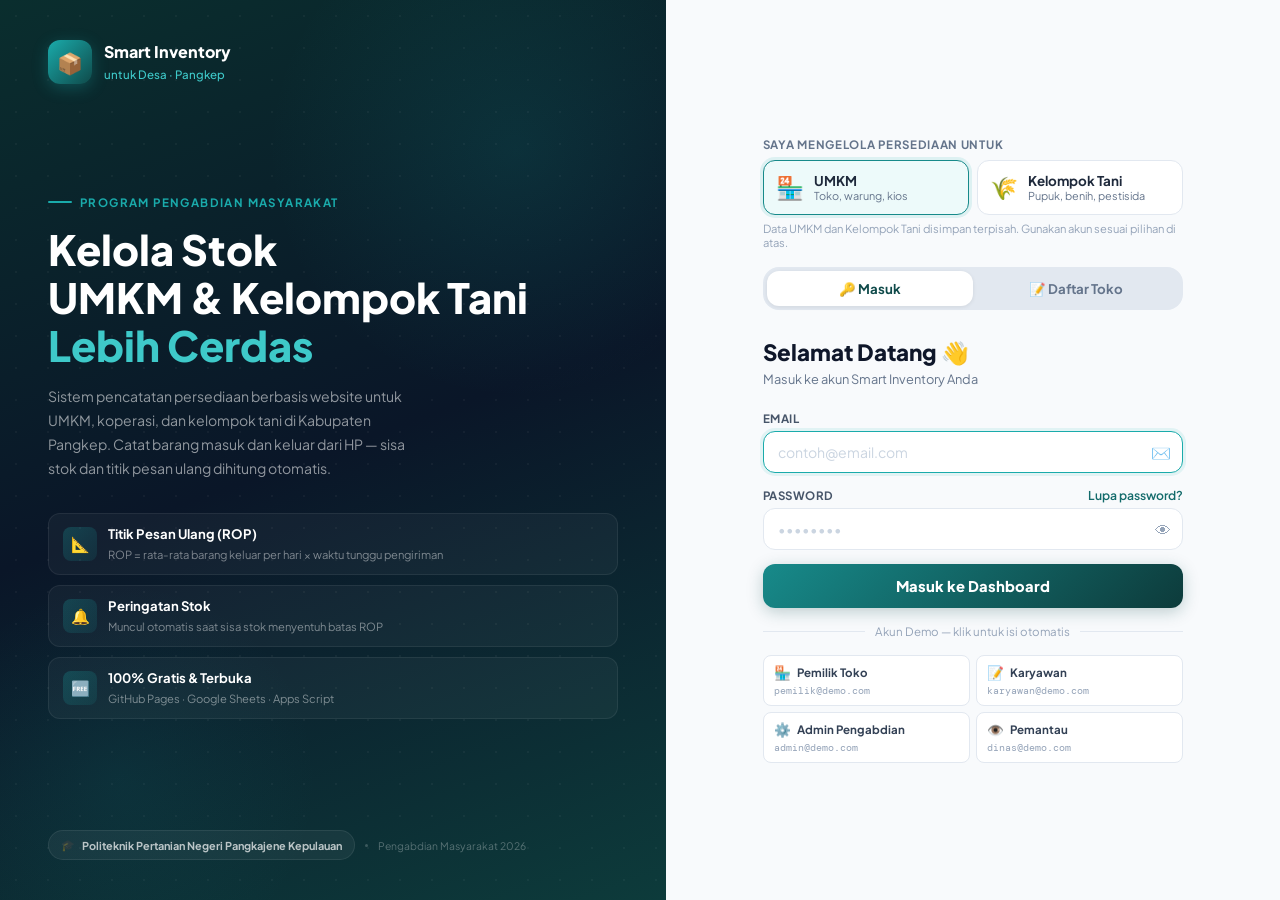
<file: index.html>
<!DOCTYPE html>
<html lang="id">
<head>
  <meta charset="UTF-8" />
  <meta name="viewport" content="width=device-width, initial-scale=1.0" />
  <title>Smart Inventory untuk Desa — Pangkep</title>
  <link rel="preconnect" href="https://fonts.googleapis.com" />
  <link href="https://fonts.googleapis.com/css2?family=Plus+Jakarta+Sans:wght@400;500;600;700;800;900&family=DM+Mono:wght@400;500&display=swap" rel="stylesheet" />
  <style>
    :root {
      --teal-900: #0a2e2e;
      --teal-800: #0d3b3b;
      --teal-700: #0f4a4a;
      --teal-600: #136b6b;
      --teal-500: #178a8a;
      --teal-400: #1aabab;
      --teal-300: #3ec9c9;
      --teal-200: #8ee8e8;
      --teal-100: #d0f5f5;
      --teal-50:  #edfafa;
      --amber-500: #f59e0b;
      --amber-400: #fbbf24;
      --amber-100: #fef3c7;
      --rose-500:  #ef4444;
      --rose-100:  #fee2e2;
      --green-500: #22c55e;
      --green-100: #dcfce7;
      --slate-900: #0f172a;
      --slate-800: #1e293b;
      --slate-700: #334155;
      --slate-600: #475569;
      --slate-500: #64748b;
      --slate-400: #94a3b8;
      --slate-300: #cbd5e1;
      --slate-200: #e2e8f0;
      --slate-100: #f1f5f9;
      --slate-50:  #f8fafc;
      --white:     #ffffff;
      --r-sm: 8px; --r-md: 12px; --r-lg: 16px; --r-xl: 20px; --r-2xl: 24px;
    }
    *, *::before, *::after { box-sizing: border-box; margin: 0; padding: 0; }
    html, body { height: 100%; }
    body {
      font-family: 'Plus Jakarta Sans', sans-serif;
      background: var(--slate-900);
      color: var(--slate-800);
      min-height: 100vh;
      display: flex;
      overflow-x: hidden;
    }

    /* ═══ LEFT PANEL ═══ */
    .left-panel {
      width: 52%;
      background: linear-gradient(160deg, var(--teal-900) 0%, #0a1628 50%, var(--teal-800) 100%);
      display: flex;
      flex-direction: column;
      justify-content: space-between;
      padding: 40px 48px;
      position: relative;
      overflow: hidden;
      flex-shrink: 0;
    }

    /* background decoration */
    .left-panel::before {
      content: '';
      position: absolute;
      width: 500px; height: 500px;
      border-radius: 50%;
      background: radial-gradient(circle, rgba(26,171,171,.12) 0%, transparent 70%);
      top: -100px; right: -100px;
      pointer-events: none;
    }
    .left-panel::after {
      content: '';
      position: absolute;
      width: 400px; height: 400px;
      border-radius: 50%;
      background: radial-gradient(circle, rgba(26,171,171,.08) 0%, transparent 70%);
      bottom: -80px; left: -80px;
      pointer-events: none;
    }
    .lp-grid-dots {
      position: absolute; inset: 0;
      background-image: radial-gradient(rgba(255,255,255,.04) 1px, transparent 1px);
      background-size: 32px 32px;
      pointer-events: none;
    }

    /* brand */
    .lp-brand {
      display: flex; align-items: center; gap: 12px;
      position: relative; z-index: 1;
    }
    .lp-brand-ico {
      width: 44px; height: 44px;
      background: linear-gradient(135deg, var(--teal-400), var(--teal-700));
      border-radius: var(--r-md);
      display: grid; place-items: center;
      font-size: 1.3rem;
      box-shadow: 0 4px 16px rgba(26,171,171,.3);
    }
    .lp-brand-txt strong { display: block; color: var(--white); font-size: 1rem; font-weight: 800; }
    .lp-brand-txt span   { font-size: .72rem; color: var(--teal-300); font-weight: 500; }

    /* main text */
    .lp-main {
      position: relative; z-index: 1;
      flex: 1;
      display: flex;
      flex-direction: column;
      justify-content: center;
      padding: 20px 0;
    }
    .lp-tagline {
      font-size: .72rem; font-weight: 700; letter-spacing: 1.4px;
      text-transform: uppercase; color: var(--teal-400);
      margin-bottom: 16px;
      display: flex; align-items: center; gap: 8px;
    }
    .lp-tagline::before { content: ''; width: 24px; height: 2px; background: var(--teal-400); border-radius: 2px; }
    .lp-title {
      font-size: 2.6rem; font-weight: 900; line-height: 1.15;
      color: var(--white); margin-bottom: 16px;
    }
    .lp-title .accent { color: var(--teal-300); }
    .lp-desc {
      font-size: .88rem; color: rgba(255,255,255,.55);
      line-height: 1.7; max-width: 380px; margin-bottom: 32px;
    }

    /* feature pills */
    .lp-features { display: flex; flex-direction: column; gap: 10px; }
    .lp-feat {
      display: flex; align-items: center; gap: 11px;
      padding: 11px 14px;
      background: rgba(255,255,255,.04);
      border: 1px solid rgba(255,255,255,.07);
      border-radius: var(--r-md);
      transition: background .2s, border-color .2s;
    }
    .lp-feat:hover { background: rgba(255,255,255,.07); border-color: rgba(26,171,171,.3); }
    .lp-feat-ico {
      width: 34px; height: 34px; border-radius: var(--r-sm);
      background: linear-gradient(135deg, rgba(26,171,171,.25), rgba(26,171,171,.1));
      display: grid; place-items: center; font-size: .95rem; flex-shrink: 0;
    }
    .lp-feat-txt strong { display: block; font-size: .82rem; color: var(--white); font-weight: 700; }
    .lp-feat-txt span   { font-size: .7rem; color: rgba(255,255,255,.45); }

    /* footer credits */
    .lp-footer {
      position: relative; z-index: 1;
      display: flex; align-items: center; gap: 10px;
    }
    .lp-footer-logo {
      display: flex; align-items: center; gap: 7px;
      padding: 7px 12px;
      background: rgba(255,255,255,.05);
      border: 1px solid rgba(255,255,255,.08);
      border-radius: 20px;
    }
    .lp-footer-logo span { font-size: .68rem; color: rgba(255,255,255,.45); font-weight: 600; }
    .lp-footer-logo strong { font-size: .68rem; color: rgba(255,255,255,.7); font-weight: 700; }
    .lp-footer-dot { width: 3px; height: 3px; border-radius: 50%; background: rgba(255,255,255,.2); }

    /* ═══ RIGHT PANEL ═══ */
    .right-panel {
      flex: 1;
      background: var(--slate-50);
      display: flex;
      flex-direction: column;
      align-items: center;
      justify-content: center;
      padding: 32px 24px;
      overflow-y: auto;
    }

    .form-box {
      width: 100%;
      max-width: 420px;
    }

    /* tab switcher */
    .tab-row {
      display: flex;
      gap: 0;
      background: var(--slate-200);
      border-radius: var(--r-lg);
      padding: 4px;
      margin-bottom: 28px;
    }
    .tab-btn {
      flex: 1; padding: 9px; border: none; background: transparent;
      border-radius: var(--r-md);
      font-family: inherit; font-size: .83rem; font-weight: 700;
      cursor: pointer; color: var(--slate-500);
      transition: all .2s;
    }
    .tab-btn.active {
      background: var(--white);
      color: var(--teal-700);
      box-shadow: 0 1px 4px rgba(0,0,0,.08);
    }

    /* form title */
    .form-title { font-size: 1.4rem; font-weight: 800; color: var(--slate-900); margin-bottom: 4px; }
    .form-sub   { font-size: .8rem; color: var(--slate-500); margin-bottom: 24px; }

    /* form groups */
    .fg { display: flex; flex-direction: column; gap: 5px; margin-bottom: 14px; }
    .fl { font-size: .72rem; font-weight: 700; color: var(--slate-600); text-transform: uppercase; letter-spacing: .5px; }
    .fc-wrap { position: relative; }
    .fc {
      width: 100%; padding: 11px 14px;
      border: 1.5px solid var(--slate-200);
      border-radius: var(--r-md);
      font-family: inherit; font-size: .88rem; color: var(--slate-800);
      background: var(--white); outline: none;
      transition: border-color .15s, box-shadow .15s;
      -webkit-appearance: none;
    }
    .fc:focus { border-color: var(--teal-400); box-shadow: 0 0 0 3px rgba(26,171,171,.1); }
    .fc::placeholder { color: var(--slate-300); }
    .fc-ico {
      position: absolute; right: 12px; top: 50%; transform: translateY(-50%);
      font-size: 1rem; cursor: pointer; color: var(--slate-400);
      transition: color .14s; user-select: none;
    }
    .fc-ico:hover { color: var(--slate-600); }
    .fc-row { display: grid; grid-template-columns: 1fr 1fr; gap: 10px; }

    /* role selector */
    .role-grid {
      display: grid; grid-template-columns: 1fr 1fr;
      gap: 8px; margin-bottom: 14px;
    }
    .role-btn {
      padding: 10px 8px; border-radius: var(--r-md);
      border: 1.5px solid var(--slate-200); background: var(--white);
      font-family: inherit; font-size: .78rem; font-weight: 600;
      cursor: pointer; color: var(--slate-600);
      display: flex; align-items: center; gap: 7px;
      transition: all .15s;
    }
    .role-btn:hover { border-color: var(--teal-300); color: var(--teal-700); background: var(--teal-50); }
    .role-btn.selected { border-color: var(--teal-400); background: var(--teal-50); color: var(--teal-700); }
    .role-btn .rb-ico { font-size: 1rem; }
    /* ── PEMILIH MODE ── */
    .mode-box { margin-bottom: 18px; }
    .mode-lbl { font-size: .72rem; font-weight: 700; color: var(--slate-500); text-transform: uppercase; letter-spacing: .06em; margin-bottom: 8px; display: block; }
    .mode-row { display: grid; grid-template-columns: 1fr 1fr; gap: 8px; }
    .mode-btn { display: flex; align-items: center; gap: 10px; padding: 11px 12px; border: 1.5px solid var(--slate-200); border-radius: 12px; background: #fff; cursor: pointer; text-align: left; font-family: inherit; transition: all .15s; }
    .mode-btn:hover { border-color: var(--teal-300); background: var(--teal-50); }
    .mode-btn.selected { border-color: var(--teal-500); background: var(--teal-50); box-shadow: 0 0 0 3px rgba(26,171,171,.12); }
    .mode-btn .mb-ico { font-size: 1.4rem; }
    .mode-btn strong { display: block; font-size: .84rem; color: var(--slate-800); }
    .mode-btn span.mb-sub { display: block; font-size: .68rem; color: var(--slate-500); line-height: 1.3; }

    /* error / success msg */
    .msg-box {
      display: none; padding: 10px 14px; border-radius: var(--r-md);
      font-size: .8rem; font-weight: 600; margin-bottom: 14px;
      align-items: center; gap: 8px;
    }
    .msg-box.show { display: flex; }
    .msg-error   { background: var(--rose-100);  color: var(--rose-500);  border-left: 3px solid var(--rose-500); }
    .msg-success { background: var(--green-100); color: #15803d; border-left: 3px solid var(--green-500); }

    /* submit */
    .btn-submit {
      width: 100%; padding: 13px;
      background: linear-gradient(135deg, var(--teal-500), var(--teal-800));
      color: white; border: none; border-radius: var(--r-md);
      font-family: inherit; font-size: .92rem; font-weight: 800;
      cursor: pointer; transition: opacity .15s, transform .1s;
      display: flex; align-items: center; justify-content: center; gap: 9px;
      box-shadow: 0 4px 16px rgba(15,74,74,.25);
      margin-top: 6px;
    }
    .btn-submit:hover  { opacity: .92; }
    .btn-submit:active { transform: scale(.98); }
    .btn-submit:disabled { opacity: .6; cursor: not-allowed; }
    .btn-spinner { width: 16px; height: 16px; border: 2px solid rgba(255,255,255,.4); border-top-color: white; border-radius: 50%; animation: spin .6s linear infinite; }
    @keyframes spin { to { transform: rotate(360deg); } }

    /* divider */
    .divider { display: flex; align-items: center; gap: 10px; margin: 16px 0; }
    .divider hr { flex: 1; border: none; border-top: 1px solid var(--slate-200); }
    .divider span { font-size: .72rem; color: var(--slate-400); white-space: nowrap; }

    /* demo accounts */
    .demo-section { margin-top: 20px; }
    .demo-title { font-size: .7rem; font-weight: 700; color: var(--slate-400); text-transform: uppercase; letter-spacing: .7px; margin-bottom: 8px; }
    .demo-grid { display: grid; grid-template-columns: 1fr 1fr; gap: 6px; }
    .demo-card {
      padding: 8px 10px; border-radius: var(--r-sm);
      border: 1px solid var(--slate-200); background: var(--white);
      cursor: pointer; transition: all .14s;
    }
    .demo-card:hover { border-color: var(--teal-300); background: var(--teal-50); }
    .demo-card-top { display: flex; align-items: center; gap: 6px; margin-bottom: 3px; }
    .demo-card-ico { font-size: .85rem; }
    .demo-card-role { font-size: .72rem; font-weight: 700; color: var(--slate-700); }
    .demo-card-cred { font-size: .65rem; color: var(--slate-400); font-family: 'DM Mono',monospace; }

    /* forgot / link */
    .form-link { font-size: .76rem; color: var(--teal-600); font-weight: 600; cursor: pointer; text-decoration: none; }
    .form-link:hover { color: var(--teal-800); text-decoration: underline; }
    .flex-between { display: flex; align-items: center; justify-content: space-between; }

    /* password strength */
    .pw-strength { margin-top: 5px; }
    .pw-bars { display: flex; gap: 3px; margin-bottom: 3px; }
    .pw-bar { height: 3px; flex: 1; border-radius: 2px; background: var(--slate-200); transition: background .3s; }
    .pw-label { font-size: .67rem; color: var(--slate-400); }

    /* terms */
    .terms-row { display: flex; align-items: flex-start; gap: 9px; margin-bottom: 14px; }
    .terms-check { width: 16px; height: 16px; border: 1.5px solid var(--slate-300); border-radius: 4px; cursor: pointer; display: grid; place-items: center; flex-shrink: 0; margin-top: 1px; transition: all .14s; font-size: .65rem; color: transparent; }
    .terms-check.checked { background: var(--teal-500); border-color: var(--teal-500); color: white; }
    .terms-txt { font-size: .75rem; color: var(--slate-500); line-height: 1.5; }

    /* ═══ PANEL ANIMATIONS ═══ */
    @keyframes fadeInUp {
      from { opacity: 0; transform: translateY(16px); }
      to   { opacity: 1; transform: translateY(0); }
    }
    .form-panel { animation: fadeInUp .35s ease both; }
    .form-panel.hidden { display: none; }

    /* ═══ RESPONSIVE ═══ */
    @media(max-width: 860px) {
      .left-panel { display: none; }
      .right-panel { background: var(--white); }
    }
    @media(max-width: 480px) {
      .right-panel { padding: 24px 18px; justify-content: flex-start; padding-top: 40px; }
      .demo-grid { grid-template-columns: 1fr 1fr; }
      .lp-title { font-size: 2rem; }
    }
  </style>
  <script src="js/terms.js"></script>
  <script src="js/auth.js"></script>
  <script src="js/api.js"></script>
</head>
<body>

<!-- ═══ LEFT PANEL ═══ -->
<div class="left-panel" data-noterm>
  <div class="lp-grid-dots"></div>

  <!-- Brand -->
  <div class="lp-brand">
    <div class="lp-brand-ico">📦</div>
    <div class="lp-brand-txt">
      <strong>Smart Inventory</strong>
      <span>untuk Desa · Pangkep</span>
    </div>
  </div>

  <!-- Main -->
  <div class="lp-main">
    <div class="lp-tagline">Program Pengabdian Masyarakat</div>
    <h1 class="lp-title">
      Kelola Stok<br>
      UMKM &amp; Kelompok Tani<br>
      <span class="accent">Lebih Cerdas</span>
    </h1>
    <p class="lp-desc">
      Sistem pencatatan persediaan berbasis website untuk UMKM, koperasi, dan kelompok tani
      di Kabupaten Pangkep. Catat barang masuk dan keluar dari HP — sisa stok dan titik pesan ulang dihitung otomatis.
    </p>
    <div class="lp-features">
      <div class="lp-feat">
        <div class="lp-feat-ico">📐</div>
        <div class="lp-feat-txt">
          <strong>Titik Pesan Ulang (ROP)</strong>
          <span>ROP = rata-rata barang keluar per hari × waktu tunggu pengiriman</span>
        </div>
      </div>
      <div class="lp-feat">
        <div class="lp-feat-ico">🔔</div>
        <div class="lp-feat-txt">
          <strong>Peringatan Stok</strong>
          <span>Muncul otomatis saat sisa stok menyentuh batas ROP</span>
        </div>
      </div>
      <div class="lp-feat">
        <div class="lp-feat-ico">🆓</div>
        <div class="lp-feat-txt">
          <strong>100% Gratis & Terbuka</strong>
          <span>GitHub Pages · Google Sheets · Apps Script</span>
        </div>
      </div>
    </div>
  </div>

  <!-- Footer -->
  <div class="lp-footer">
    <div class="lp-footer-logo">
      <span>🎓</span>
      <strong>Politeknik Pertanian Negeri Pangkajene Kepulauan</strong>
    </div>
    <div class="lp-footer-dot"></div>
    <span style="font-size:.65rem;color:rgba(255,255,255,.3)">Pengabdian Masyarakat 2026</span>
  </div>
</div>

<!-- ═══ RIGHT PANEL ═══ -->
<div class="right-panel">
  <div class="form-box">

    <!-- PEMILIH MODE -->
    <div class="mode-box" data-noterm>
      <span class="mode-lbl">Saya mengelola persediaan untuk</span>
      <div class="mode-row">
        <button class="mode-btn" id="mode-umkm" onclick="SI.setMode('umkm')">
          <span class="mb-ico">🏪</span>
          <span><strong>UMKM</strong><span class="mb-sub">Toko, warung, kios</span></span>
        </button>
        <button class="mode-btn" id="mode-poktan" onclick="SI.setMode('poktan')">
          <span class="mb-ico">🌾</span>
          <span><strong>Kelompok Tani</strong><span class="mb-sub">Pupuk, benih, pestisida</span></span>
        </button>
      </div>
      <p style="font-size:.7rem;color:var(--slate-400);margin-top:6px">Data UMKM dan Kelompok Tani disimpan terpisah. Gunakan akun sesuai pilihan di atas.</p>
    </div>

    <!-- TAB SWITCHER -->
    <div class="tab-row">
      <button class="tab-btn active" id="tab-login" onclick="switchTab('login')">🔑 Masuk</button>
      <button class="tab-btn"        id="tab-daftar" onclick="switchTab('daftar')">📝 Daftar Toko</button>
    </div>

    <!-- ── PANEL LOGIN ── -->
    <div id="panel-login" class="form-panel">
      <div class="form-title">Selamat Datang 👋</div>
      <p class="form-sub">Masuk ke akun Smart Inventory Anda</p>

      <!-- error msg -->
      <div class="msg-box msg-error" id="login-error">
        <span>⚠️</span><span id="login-error-txt">Email atau password salah</span>
      </div>

      <div class="fg">
        <label class="fl">Email</label>
        <div class="fc-wrap">
          <input class="fc" type="email" id="login-email" placeholder="contoh@email.com" autocomplete="email" />
          <span class="fc-ico">✉️</span>
        </div>
      </div>

      <div class="fg">
        <div class="flex-between">
          <span class="fl">Password</span>
          <a class="form-link" onclick="showLupaPassword()">Lupa password?</a>
        </div>
        <div class="fc-wrap">
          <input class="fc" type="password" id="login-pass" placeholder="••••••••" autocomplete="current-password" style="padding-right:42px" />
          <span class="fc-ico" onclick="togglePass('login-pass', this)">👁</span>
        </div>
      </div>

      <button class="btn-submit" id="btn-login" onclick="doLogin()">
        <span id="btn-login-txt">Masuk ke Dashboard</span>
      </button>

      <div class="divider demo-only"><hr/><span>Akun Demo — klik untuk isi otomatis</span><hr/></div>

      <div class="demo-grid demo-only">
        <div class="demo-card" onclick="fillDemo('pemilik')">
          <div class="demo-card-top"><span class="demo-card-ico" data-only="umkm">🏪</span><span class="demo-card-ico" data-only="poktan">🌾</span><span class="demo-card-role">Pemilik Toko</span></div>
          <div class="demo-card-cred">pemilik@demo.com</div>
        </div>
        <div class="demo-card" onclick="fillDemo('karyawan')">
          <div class="demo-card-top"><span class="demo-card-ico">📝</span><span class="demo-card-role">Karyawan</span></div>
          <div class="demo-card-cred">karyawan@demo.com</div>
        </div>
        <div class="demo-card" onclick="fillDemo('admin')">
          <div class="demo-card-top"><span class="demo-card-ico">⚙️</span><span class="demo-card-role">Admin Pengabdian</span></div>
          <div class="demo-card-cred">admin@demo.com</div>
        </div>
        <div class="demo-card" onclick="fillDemo('dinas')">
          <div class="demo-card-top"><span class="demo-card-ico">👁️</span><span class="demo-card-role">Pemantau</span></div>
          <div class="demo-card-cred">dinas@demo.com</div>
        </div>
      </div>
    </div>

    <!-- ── PANEL DAFTAR ── -->
    <div id="panel-daftar" class="form-panel hidden">
      <div class="form-title">Daftarkan Toko <span data-only="umkm">🏪</span><span data-only="poktan">🌾</span></div>
      <p class="form-sub">Isi data toko Anda. Akun akan aktif setelah disetujui Admin.</p>

      <!-- success msg -->
      <div class="msg-box msg-success" id="daftar-success">
        <span>✅</span><span>Pendaftaran berhasil! Admin akan menghubungi Anda via WhatsApp.</span>
      </div>
      <div class="msg-box msg-error" id="daftar-error">
        <span>⚠️</span><span id="daftar-error-txt">Mohon lengkapi semua data</span>
      </div>

      <!-- Nama Toko -->
      <div class="fg">
        <label class="fl">Nama Toko</label>
        <div class="fc-wrap">
          <input class="fc" type="text" id="d-nama-toko" placeholder="cth: Toko Berkah Jaya" />
          <span class="fc-ico">🏪</span>
        </div>
      </div>

      <!-- Nama Pemilik + No HP -->
      <div class="fc-row">
        <div class="fg">
          <label class="fl">Nama Pemilik</label>
          <input class="fc" type="text" id="d-nama-pemilik" placeholder="Nama lengkap" />
        </div>
        <div class="fg">
          <label class="fl">No. WhatsApp</label>
          <input class="fc" type="tel" id="d-hp" placeholder="0812xxxxxxxx" inputmode="tel" />
        </div>
      </div>

      <!-- Kecamatan -->
      <div class="fg">
        <label class="fl">Kecamatan</label>
        <select class="fc" id="d-kec">
          <option value="">— pilih kecamatan —</option>
          <option>Bungoro</option>
          <option>Pangkajene</option>
          <option>Minasatene</option>
          <option>Labakkang</option>
          <option>Mandalle</option>
          <option>Balocci</option>
          <option>Tondong Tallasa</option>
          <option>Ma'rang</option>
          <option>Segeri</option>
          <option>Liukang Tupabbiring</option>
          <option>Liukang Tupabbiring Utara</option>
          <option>Liukang Kalmas</option>
          <option>Liukang Tangayya</option>
        </select>
      </div>

      <!-- Jenis Usaha -->
      <div class="fg">
        <label class="fl">Jenis Usaha</label>
        <div class="role-grid" data-only="umkm">
          <button class="role-btn" onclick="selectJenis(this,'sembako')"><span class="rb-ico">🛒</span>Sembako</button>
          <button class="role-btn" onclick="selectJenis(this,'kelontong')"><span class="rb-ico">🏪</span>Kelontong</button>
          <button class="role-btn" onclick="selectJenis(this,'warung')"><span class="rb-ico">🍜</span>Warung Makan</button>
          <button class="role-btn" onclick="selectJenis(this,'lainnya')"><span class="rb-ico">📦</span>Lainnya</button>
        </div>
        <div class="role-grid" data-only="poktan">
          <button class="role-btn" onclick="selectJenis(this,'padi')"><span class="rb-ico">🌾</span>Padi</button>
          <button class="role-btn" onclick="selectJenis(this,'hortikultura')"><span class="rb-ico">🌶️</span>Hortikultura</button>
          <button class="role-btn" onclick="selectJenis(this,'perkebunan')"><span class="rb-ico">🌴</span>Perkebunan</button>
          <button class="role-btn" onclick="selectJenis(this,'lainnya')"><span class="rb-ico">📦</span>Lainnya</button>
        </div>
        <input type="hidden" id="d-jenis" />
      </div>

      <!-- Email + Password -->
      <div class="fg">
        <label class="fl">Email Login</label>
        <div class="fc-wrap">
          <input class="fc" type="email" id="d-email" placeholder="email@toko.com" autocomplete="email" />
          <span class="fc-ico">✉️</span>
        </div>
      </div>

      <div class="fg">
        <label class="fl">Buat Password</label>
        <div class="fc-wrap">
          <input class="fc" type="password" id="d-pass" placeholder="min. 6 karakter" oninput="checkStrength(this.value)" style="padding-right:42px" />
          <span class="fc-ico" onclick="togglePass('d-pass', this)">👁</span>
        </div>
        <div class="pw-strength">
          <div class="pw-bars">
            <div class="pw-bar" id="pw1"></div>
            <div class="pw-bar" id="pw2"></div>
            <div class="pw-bar" id="pw3"></div>
            <div class="pw-bar" id="pw4"></div>
          </div>
          <span class="pw-label" id="pw-label">Masukkan password</span>
        </div>
      </div>

      <!-- Terms -->
      <div class="terms-row">
        <div class="terms-check" id="terms-check" onclick="toggleTerms()"></div>
        <span class="terms-txt">Saya menyetujui data toko akan digunakan untuk program Smart Inventory UMKM Pangkep dan bersedia mengikuti pelatihan yang diselenggarakan.</span>
      </div>

      <button class="btn-submit" id="btn-daftar" onclick="doDaftar()">
        <span id="btn-daftar-txt">Kirim Pendaftaran</span>
      </button>

      <p style="font-size:.74rem;color:var(--slate-400);text-align:center;margin-top:14px">
        Sudah punya akun? <a class="form-link" onclick="switchTab('login')">Masuk di sini</a>
      </p>
    </div>

  </div>
</div>

<!-- ═══ SCRIPT ═══ -->
<script>
  /* ── AKUN DEMO ── */
  const demoAccounts = {
    pemilik:  { email: 'pemilik@demo.com',  pass: 'demo123', role: 'pemilik',  page: 'dashboard.html' },
    karyawan: { email: 'karyawan@demo.com', pass: 'demo123', role: 'karyawan', page: 'karyawan.html'  },
    admin:    { email: 'admin@demo.com',    pass: 'demo123', role: 'admin',    page: 'admin.html'     },
    dinas:    { email: 'dinas@demo.com',    pass: 'demo123', role: 'dinas',    page: 'dinas.html'     },
  };

  /* ── MODE ── */
  // Kartu akun demo hanya untuk mode peragaan. Saat mode Kelompok Tani sudah
  // tersambung ke Google Sheets sendiri, akun demo tidak berlaku di sana.
  if (SI.mode === 'poktan' && !API_CONFIG.demoMode) document.querySelectorAll('.demo-only').forEach(el => el.style.display = 'none');
  document.getElementById('mode-' + SI.mode).classList.add('selected');
  if (SI.mode === 'poktan') document.getElementById('d-nama-toko').placeholder = 'cth: Kelompok Tani Sipakainga';

  /* ── TAB ── */
  function switchTab(tab) {
    document.getElementById('tab-login').classList.toggle('active', tab === 'login');
    document.getElementById('tab-daftar').classList.toggle('active', tab === 'daftar');
    document.getElementById('panel-login').classList.toggle('hidden', tab !== 'login');
    document.getElementById('panel-daftar').classList.toggle('hidden', tab !== 'daftar');
    // reset messages
    hideMsg('login-error'); hideMsg('daftar-error'); hideMsg('daftar-success');
  }

  /* ── FILL DEMO ── */
  function fillDemo(role) {
    const acc = demoAccounts[role];
    document.getElementById('login-email').value = acc.email;
    document.getElementById('login-pass').value  = acc.pass;
    hideMsg('login-error');
    // brief highlight
    ['login-email','login-pass'].forEach(id => {
      const el = document.getElementById(id);
      el.style.borderColor = 'var(--teal-400)';
      el.style.background  = 'var(--teal-50)';
      setTimeout(() => { el.style.borderColor = ''; el.style.background = ''; }, 800);
    });
  }

  /* ── LOGIN ── */
  function doLogin() {
    const email = document.getElementById('login-email').value.trim();
    const pass  = document.getElementById('login-pass').value;
    hideMsg('login-error');

    if (!email || !pass) {
      showMsg('login-error', 'Isi email dan password dulu ya!');
      return;
    }

    setLoading('btn-login', 'btn-login-txt', true);

    API.login(email, pass).then(res => {
      if (res.success) {
        const ROLE_PAGE = { pemilik:'dashboard.html', karyawan:'karyawan.html', admin:'admin.html', dinas:'dinas.html' };
        sessionStorage.setItem('si_user', JSON.stringify({ email, role:res.role, nama:res.nama, tokoId:res.tokoId }));
        setBtnSuccess('btn-login', '✅ Berhasil!');
        setTimeout(() => { window.location.href = ROLE_PAGE[res.role] || 'dashboard.html'; }, 600);
      } else {
        setLoading('btn-login', 'btn-login-txt', false, 'Masuk ke Dashboard');
        showMsg('login-error', res.msg || 'Email atau password salah.');
        document.getElementById('login-email').style.borderColor = 'var(--rose-500)';
        document.getElementById('login-pass').style.borderColor  = 'var(--rose-500)';
        setTimeout(() => {
          document.getElementById('login-email').style.borderColor = '';
          document.getElementById('login-pass').style.borderColor  = '';
        }, 1500);
      }
    });
  }

  /* ── DAFTAR ── */
  let termsOk = false;

  function toggleTerms() {
    termsOk = !termsOk;
    document.getElementById('terms-check').classList.toggle('checked', termsOk);
    document.getElementById('terms-check').textContent = termsOk ? '✓' : '';
  }

  function doDaftar() {
    hideMsg('daftar-error'); hideMsg('daftar-success');
    const nama   = document.getElementById('d-nama-toko').value.trim();
    const pemilik= document.getElementById('d-nama-pemilik').value.trim();
    const hp     = document.getElementById('d-hp').value.trim();
    const kec    = document.getElementById('d-kec').value;
    const jenis  = document.getElementById('d-jenis').value;
    const email  = document.getElementById('d-email').value.trim();
    const pass   = document.getElementById('d-pass').value;

    if (!nama || !pemilik || !hp || !kec || !jenis || !email || !pass) {
      showMsg('daftar-error', 'Mohon lengkapi semua data yang wajib diisi.');
      return;
    }
    if (pass.length < 6) {
      showMsg('daftar-error', 'Password minimal 6 karakter.');
      return;
    }
    if (!termsOk) {
      showMsg('daftar-error', 'Centang persetujuan terlebih dahulu.');
      return;
    }

    setLoading('btn-daftar', 'btn-daftar-txt', true);

    API.register({ namaToko:nama, namaPemilik:pemilik, noHp:hp, kecamatan:kec, jenis, email, password:pass, tipe:SI.mode }).then(res => {
      setLoading('btn-daftar', 'btn-daftar-txt', false, 'Kirim Pendaftaran');
      if (!res.success) { showMsg('daftar-error', res.msg||'Pendaftaran gagal.'); return; }
      showMsg('daftar-success');
      // reset form
      ['d-nama-toko','d-nama-pemilik','d-hp','d-email','d-pass'].forEach(id => document.getElementById(id).value = '');
      document.getElementById('d-kec').value = '';
      document.getElementById('d-jenis').value = '';
      document.querySelectorAll('.role-btn').forEach(b => b.classList.remove('selected'));
      termsOk = false;
      document.getElementById('terms-check').classList.remove('checked');
      document.getElementById('terms-check').textContent = '';
      checkStrength('');
    });
  }

  /* ── JENIS USAHA ── */
  function selectJenis(el, val) {
    document.querySelectorAll('.role-btn').forEach(b => b.classList.remove('selected'));
    el.classList.add('selected');
    document.getElementById('d-jenis').value = val;
  }

  /* ── PASSWORD STRENGTH ── */
  function checkStrength(val) {
    const bars  = [document.getElementById('pw1'), document.getElementById('pw2'), document.getElementById('pw3'), document.getElementById('pw4')];
    const label = document.getElementById('pw-label');
    bars.forEach(b => b.style.background = 'var(--slate-200)');
    if (!val) { label.textContent = 'Masukkan password'; label.style.color = 'var(--slate-400)'; return; }
    let score = 0;
    if (val.length >= 6)  score++;
    if (val.length >= 10) score++;
    if (/[A-Z]/.test(val) || /[0-9]/.test(val)) score++;
    if (/[^A-Za-z0-9]/.test(val)) score++;
    const colors = ['', '#ef4444', '#f59e0b', '#22c55e', '#0d9488'];
    const labels = ['', 'Lemah', 'Cukup', 'Kuat', 'Sangat Kuat'];
    for (let i = 0; i < score; i++) bars[i].style.background = colors[score];
    label.textContent = labels[score];
    label.style.color = colors[score];
  }

  /* ── TOGGLE PASSWORD ── */
  function togglePass(inputId, btn) {
    const inp = document.getElementById(inputId);
    if (inp.type === 'password') { inp.type = 'text'; btn.textContent = '🙈'; }
    else                         { inp.type = 'password'; btn.textContent = '👁'; }
  }

  /* ── LUPA PASSWORD ── */
  function showLupaPassword() {
    alert('Hubungi Admin Pengabdian melalui WhatsApp untuk reset password.\n\nAdmin: Politeknik Pertanian Negeri Pangkajene Kepulauan');
  }

  /* ── HELPERS ── */
  function showMsg(id, txt) {
    const el = document.getElementById(id);
    el.classList.add('show');
    if (txt) { const t = el.querySelector('span:last-child'); if (t) t.textContent = txt; }
  }
  function hideMsg(id) {
    document.getElementById(id)?.classList.remove('show');
  }
  function setLoading(btnId, txtId, loading, defaultTxt) {
    const btn = document.getElementById(btnId);
    if (!btn) return;
    if (loading) {
      btn.disabled = true;
      btn.innerHTML = '<div class="btn-spinner"></div><span>Memproses...</span>';
    } else {
      btn.disabled = false;
      btn.innerHTML = `<span id="${txtId}">${defaultTxt}</span>`;
    }
  }

  function setBtnSuccess(btnId, text) {
    const btn = document.getElementById(btnId);
    if (!btn) return;
    const span = btn.querySelector('span:last-child');
    if (span) span.textContent = text;
    else btn.innerHTML = `<span>${text}</span>`;
  }

  /* ── ENTER KEY ── */
  document.addEventListener('keydown', e => {
    if (e.key === 'Enter') {
      if (!document.getElementById('panel-login').classList.contains('hidden')) doLogin();
      else doDaftar();
    }
  });

  /* ── AUTO-FOCUS ── */
  document.getElementById('login-email').focus();
</script>
</body>
</html>
</file>
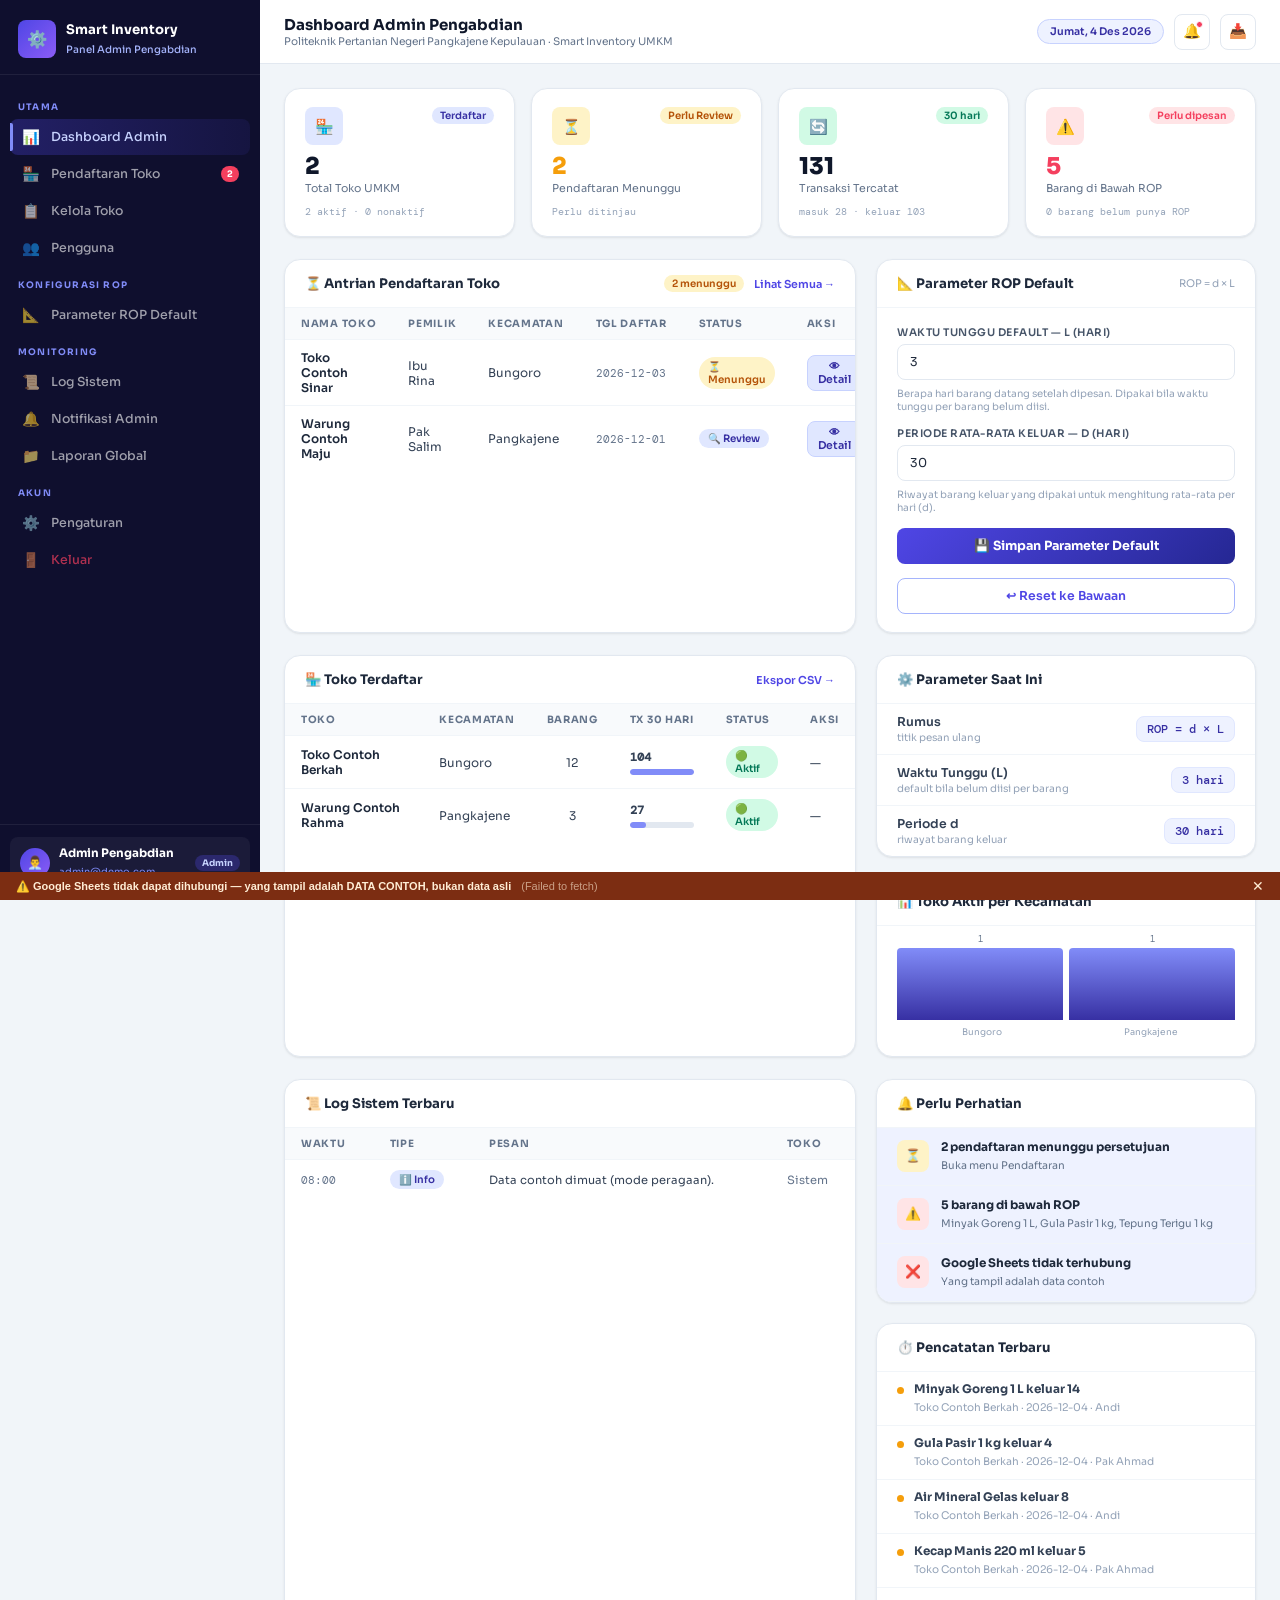
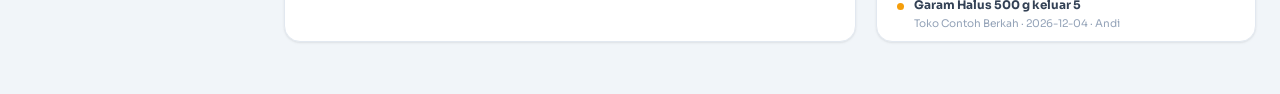
<file: admin.html>
<!DOCTYPE html>
<html lang="id">
<head>
  <meta charset="UTF-8" />
  <meta name="viewport" content="width=device-width, initial-scale=1.0" />
  <title>Admin Pengabdian — Smart Inventory UMKM Pangkep</title>
  <link rel="preconnect" href="https://fonts.googleapis.com" />
  <link href="https://fonts.googleapis.com/css2?family=Sora:wght@400;500;600;700;800&family=DM+Mono:wght@400;500&display=swap" rel="stylesheet" />
  <style>
    :root {
      --indigo-950: #0f0f2e;
      --indigo-900: #13143d;
      --indigo-800: #1a1c52;
      --indigo-700: #252793;
      --indigo-600: #3730a3;
      --indigo-500: #4f46e5;
      --indigo-400: #818cf8;
      --indigo-300: #a5b4fc;
      --indigo-200: #c7d2fe;
      --indigo-100: #e0e7ff;
      --indigo-50:  #eef2ff;

      --violet-500: #8b5cf6;
      --violet-100: #ede9fe;

      --emerald-500: #10b981;
      --emerald-100: #d1fae5;
      --emerald-50:  #ecfdf5;

      --amber-500: #f59e0b;
      --amber-400: #fbbf24;
      --amber-100: #fef3c7;

      --rose-500:  #f43f5e;
      --rose-100:  #ffe4e6;

      --slate-900: #0f172a;
      --slate-800: #1e293b;
      --slate-700: #334155;
      --slate-600: #475569;
      --slate-500: #64748b;
      --slate-400: #94a3b8;
      --slate-300: #cbd5e1;
      --slate-200: #e2e8f0;
      --slate-100: #f1f5f9;
      --slate-50:  #f8fafc;
      --white:     #ffffff;

      --sidebar-w: 260px;
      --topbar-h:  64px;
      --r-sm: 8px; --r-md: 12px; --r-lg: 16px;
      --shadow-sm: 0 1px 3px rgba(0,0,0,.06),0 1px 2px rgba(0,0,0,.04);
      --shadow-md: 0 4px 12px rgba(0,0,0,.08),0 2px 4px rgba(0,0,0,.04);
    }

    *, *::before, *::after { box-sizing: border-box; margin: 0; padding: 0; }
    html { font-size: 15px; }
    body {
      font-family: 'Sora', sans-serif;
      background: var(--slate-100);
      color: var(--slate-800);
      min-height: 100vh;
      display: flex;
    }

    /* ── SIDEBAR ── */
    .sidebar {
      width: var(--sidebar-w);
      min-height: 100vh;
      background: var(--indigo-950);
      position: fixed; top: 0; left: 0;
      display: flex; flex-direction: column;
      z-index: 100;
      transition: transform .3s;
    }
    .sb-brand {
      padding: 20px 18px 16px;
      border-bottom: 1px solid rgba(255,255,255,.07);
      display: flex; align-items: center; gap: 10px;
    }
    .sb-brand-icon {
      width: 38px; height: 38px;
      background: linear-gradient(135deg, var(--indigo-500), var(--violet-500));
      border-radius: var(--r-sm);
      display: grid; place-items: center;
      font-size: 1.1rem; flex-shrink: 0;
    }
    .sb-brand-text strong { display: block; font-size: .88rem; font-weight: 700; color: var(--white); }
    .sb-brand-text span   { font-size: .68rem; color: var(--indigo-300); font-weight: 500; }

    .sb-nav { flex: 1; padding: 14px 10px; display: flex; flex-direction: column; gap: 1px; overflow-y: auto; }
    .sb-section { font-size: .6rem; font-weight: 700; letter-spacing: 1.2px; text-transform: uppercase; color: var(--indigo-400); padding: 12px 8px 5px; }
    .sb-item {
      display: flex; align-items: center; gap: 10px;
      padding: 9px 11px; border-radius: var(--r-sm);
      color: rgba(255,255,255,.6); font-size: .83rem; font-weight: 500;
      cursor: pointer; text-decoration: none;
      transition: background .15s, color .15s;
      position: relative;
    }
    .sb-item:hover { background: rgba(255,255,255,.06); color: var(--white); }
    .sb-item.active {
      background: linear-gradient(90deg, rgba(79,70,229,.3), rgba(79,70,229,.1));
      color: var(--indigo-200);
    }
    .sb-item.active::before {
      content: ''; position: absolute; left: 0; top: 4px; bottom: 4px;
      width: 3px; background: var(--indigo-400); border-radius: 0 2px 2px 0;
    }
    .sb-icon { font-size: .95rem; width: 20px; text-align: center; flex-shrink: 0; }
    .sb-badge {
      margin-left: auto; background: var(--rose-500); color: white;
      font-size: .6rem; font-weight: 700; padding: 2px 6px; border-radius: 20px;
    }
    .sb-badge.amber { background: var(--amber-500); }

    .sb-footer {
      padding: 12px 10px;
      border-top: 1px solid rgba(255,255,255,.07);
    }
    .sb-profile {
      display: flex; align-items: center; gap: 9px;
      padding: 9px 10px; border-radius: var(--r-sm);
      background: rgba(255,255,255,.05); cursor: pointer;
      transition: background .15s;
    }
    .sb-profile:hover { background: rgba(255,255,255,.09); }
    .sb-avatar {
      width: 30px; height: 30px; border-radius: 50%;
      background: linear-gradient(135deg, var(--indigo-500), var(--violet-500));
      display: grid; place-items: center; font-size: .85rem; flex-shrink: 0;
    }
    .sb-profile-meta { flex: 1; min-width: 0; }
    .sb-profile-meta strong { display: block; font-size: .78rem; color: var(--white); white-space: nowrap; overflow: hidden; text-overflow: ellipsis; }
    .sb-profile-meta span { font-size: .65rem; color: var(--indigo-400); }
    .sb-role-chip {
      font-size: .6rem; font-weight: 700; padding: 2px 7px;
      background: rgba(79,70,229,.3); color: var(--indigo-200);
      border-radius: 20px; white-space: nowrap;
    }

    /* ── MAIN ── */
    .main { margin-left: var(--sidebar-w); flex: 1; display: flex; flex-direction: column; min-height: 100vh; }

    /* ── TOPBAR ── */
    .topbar {
      height: var(--topbar-h); background: var(--white);
      border-bottom: 1px solid var(--slate-200);
      display: flex; align-items: center; padding: 0 24px; gap: 14px;
      position: sticky; top: 0; z-index: 50;
    }
    .topbar-title { flex: 1; }
    .topbar-title h1 { font-size: 1rem; font-weight: 700; color: var(--slate-900); }
    .topbar-title p  { font-size: .7rem; color: var(--slate-500); margin-top: 1px; }
    .tb-right { display: flex; align-items: center; gap: 10px; }
    .tb-chip {
      font-size: .7rem; font-weight: 600; padding: 5px 12px;
      border-radius: 20px; border: 1.5px solid var(--indigo-200);
      background: var(--indigo-50); color: var(--indigo-600);
    }
    .tb-btn {
      width: 36px; height: 36px; border-radius: var(--r-sm);
      border: 1px solid var(--slate-200); background: transparent;
      cursor: pointer; display: grid; place-items: center; font-size: .95rem;
      color: var(--slate-500); transition: background .14s; position: relative;
    }
    .tb-btn:hover { background: var(--slate-50); }
    .tb-dot {
      position: absolute; top: 6px; right: 6px;
      width: 7px; height: 7px; background: var(--rose-500);
      border-radius: 50%; border: 1.5px solid white;
    }

    /* ── CONTENT ── */
    .page { flex: 1; padding: 24px; display: flex; flex-direction: column; gap: 22px; }

    /* ── STATS ── */
    .stats-row { display: grid; grid-template-columns: repeat(4,1fr); gap: 16px; }
    .stat {
      background: var(--white); border-radius: var(--r-lg);
      border: 1px solid var(--slate-200); padding: 18px 20px;
      display: flex; flex-direction: column; gap: 10px;
      box-shadow: var(--shadow-sm); transition: box-shadow .2s, transform .2s;
      animation: up .4s ease both;
    }
    .stat:nth-child(1){animation-delay:.05s}
    .stat:nth-child(2){animation-delay:.10s}
    .stat:nth-child(3){animation-delay:.15s}
    .stat:nth-child(4){animation-delay:.20s}
    .stat:hover { box-shadow: var(--shadow-md); transform: translateY(-2px); }
    @keyframes up { from{opacity:0;transform:translateY(12px)} to{opacity:1;transform:translateY(0)} }
    .stat-top { display: flex; align-items: flex-start; justify-content: space-between; }
    .stat-ico {
      width: 38px; height: 38px; border-radius: var(--r-sm);
      display: grid; place-items: center; font-size: 1rem; flex-shrink: 0;
    }
    .ico-indigo { background: var(--indigo-100); color: var(--indigo-600); }
    .ico-amber  { background: var(--amber-100);  color: #b45309; }
    .ico-rose   { background: var(--rose-100);   color: var(--rose-500); }
    .ico-emerald{ background: var(--emerald-100);color: #047857; }
    .stat-val { font-size: 1.55rem; font-weight: 800; color: var(--slate-900); line-height: 1; }
    .stat-lbl { font-size: .73rem; color: var(--slate-500); margin-top: 3px; }
    .stat-sub { font-size: .68rem; color: var(--slate-400); font-family: 'DM Mono',monospace; }
    .chip-sm {
      font-size: .67rem; font-weight: 600; padding: 2px 8px; border-radius: 20px;
    }
    .chip-green  { background: var(--emerald-100); color: #047857; }
    .chip-amber  { background: var(--amber-100);   color: #b45309; }
    .chip-rose   { background: var(--rose-100);    color: var(--rose-500); }
    .chip-indigo { background: var(--indigo-100);  color: var(--indigo-600); }

    /* ── TWO-COL ── */
    .two-col   { display: grid; grid-template-columns: 1fr 380px; gap: 20px; }
    .three-col { display: grid; grid-template-columns: 1fr 1fr 1fr; gap: 20px; }

    /* ── CARD ── */
    .card {
      background: var(--white); border-radius: var(--r-lg);
      border: 1px solid var(--slate-200); box-shadow: var(--shadow-sm);
      overflow: hidden; animation: up .45s ease both; animation-delay: .25s;
    }
    .card-head {
      padding: 15px 20px; border-bottom: 1px solid var(--slate-100);
      display: flex; align-items: center; gap: 10px;
    }
    .card-head h3 { flex: 1; font-size: .88rem; font-weight: 700; color: var(--slate-800); }
    .card-head p  { font-size: .7rem; color: var(--slate-400); }
    .c-link { font-size: .73rem; color: var(--indigo-500); font-weight: 600; cursor: pointer; text-decoration: none; }
    .c-link:hover { color: var(--indigo-700); }

    /* ── TABEL ── */
    .tw { overflow-x: auto; }
    table { width: 100%; border-collapse: collapse; }
    thead th {
      background: var(--slate-50); padding: 9px 16px;
      font-size: .67rem; font-weight: 700; text-transform: uppercase;
      letter-spacing: .7px; color: var(--slate-500); text-align: left; white-space: nowrap;
    }
    tbody tr { border-top: 1px solid var(--slate-100); transition: background .1s; }
    tbody tr:hover { background: var(--slate-50); }
    tbody td { padding: 10px 16px; font-size: .8rem; color: var(--slate-700); }
    .td-bold { font-weight: 600; color: var(--slate-800); }
    .td-mono { font-family: 'DM Mono',monospace; font-size: .72rem; color: var(--slate-500); }

    /* ── STATUS BADGE ── */
    .badge { display: inline-flex; align-items: center; gap: 4px; padding: 3px 9px; border-radius: 20px; font-size: .68rem; font-weight: 600; }
    .b-pending  { background:#fef3c7; color:#b45309; }
    .b-aktif    { background: var(--emerald-100); color:#047857; }
    .b-nonaktif { background: var(--rose-100);    color:var(--rose-500); }
    .b-review   { background: var(--indigo-100);  color:var(--indigo-600); }

    /* ── ACTION BTNS ── */
    .act-row { display: flex; gap: 6px; }
    .act-btn {
      padding: 4px 10px; border-radius: var(--r-sm);
      border: 1px solid transparent; font-size: .72rem; font-weight: 600;
      cursor: pointer; font-family: inherit; transition: all .14s;
    }
    .act-approve { background: var(--emerald-100); color: #047857; border-color: #a7f3d0; }
    .act-approve:hover { background: #a7f3d0; }
    .act-reject  { background: var(--rose-100);    color: var(--rose-500); border-color: #fecdd3; }
    .act-reject:hover  { background: #fecdd3; }
    .act-view    { background: var(--indigo-100);  color: var(--indigo-600); border-color: var(--indigo-200); }
    .act-view:hover    { background: var(--indigo-200); }
    .act-edit    { background: var(--slate-100);   color: var(--slate-600); border-color: var(--slate-200); }
    .act-edit:hover    { background: var(--slate-200); }

    /* ── ROP DEFAULT FORM ── */
    .eoq-form { padding: 18px 20px; display: flex; flex-direction: column; gap: 14px; }
    .fg { display: flex; flex-direction: column; gap: 5px; }
    .fl { font-size: .7rem; font-weight: 600; color: var(--slate-600); text-transform: uppercase; letter-spacing: .5px; }
    .fc {
      width: 100%; padding: 9px 12px;
      border: 1px solid var(--slate-200); border-radius: var(--r-sm);
      font-family: inherit; font-size: .82rem; color: var(--slate-800);
      background: var(--white); outline: none;
      transition: border-color .15s, box-shadow .15s;
    }
    .fc:focus { border-color: var(--indigo-400); box-shadow: 0 0 0 3px rgba(99,102,241,.12); }
    .fc-hint { font-size: .67rem; color: var(--slate-400); margin-top: 2px; }
    .fc-row { display: grid; grid-template-columns: 1fr 1fr; gap: 10px; }
    .btn-primary {
      width: 100%; padding: 10px;
      background: linear-gradient(135deg, var(--indigo-500), var(--indigo-700));
      color: white; border: none; border-radius: var(--r-sm);
      font-family: inherit; font-size: .84rem; font-weight: 700;
      cursor: pointer; transition: opacity .15s, transform .1s;
      display: flex; align-items: center; justify-content: center; gap: 8px;
    }
    .btn-primary:hover  { opacity: .9; }
    .btn-primary:active { transform: scale(.98); }
    .btn-secondary {
      width: 100%; padding: 9px;
      background: transparent; color: var(--indigo-500);
      border: 1.5px solid var(--indigo-300); border-radius: var(--r-sm);
      font-family: inherit; font-size: .82rem; font-weight: 600;
      cursor: pointer; transition: background .14s;
    }
    .btn-secondary:hover { background: var(--indigo-50); }

    /* ── ROP PARAM TABLE ── */
    .eoq-params { display: flex; flex-direction: column; }
    .eoq-param-row {
      display: flex; align-items: center; padding: 10px 20px;
      border-bottom: 1px solid var(--slate-100); gap: 12px;
      transition: background .1s;
    }
    .eoq-param-row:hover { background: var(--slate-50); }
    .eoq-param-row:last-child { border-bottom: none; }
    .epr-left { flex: 1; }
    .epr-name { font-size: .82rem; font-weight: 600; color: var(--slate-700); }
    .epr-desc { font-size: .68rem; color: var(--slate-400); margin-top: 1px; }
    .epr-val {
      font-family: 'DM Mono',monospace; font-size: .82rem; font-weight: 500;
      color: var(--indigo-600); background: var(--indigo-50);
      padding: 4px 10px; border-radius: var(--r-sm);
      border: 1px solid var(--indigo-100); white-space: nowrap;
    }
    .epr-edit { background: none; border: none; cursor: pointer; font-size: .85rem; color: var(--slate-400); padding: 4px; border-radius: 4px; transition: color .12s, background .12s; }
    .epr-edit:hover { color: var(--indigo-500); background: var(--indigo-50); }

    /* ── PROGRESS BAR ── */
    .prog-wrap { height: 6px; background: var(--slate-200); border-radius: 3px; overflow: hidden; margin-top: 4px; }
    .prog-fill  { height: 100%; border-radius: 3px; transition: width .6s ease; }

    /* ── ACTIVITY TINY ── */
    .tiny-feed { display: flex; flex-direction: column; max-height: 320px; overflow-y: auto; }
    .tiny-item {
      display: flex; align-items: flex-start; gap: 10px;
      padding: 10px 20px; border-bottom: 1px solid var(--slate-100);
      transition: background .1s;
    }
    .tiny-item:hover { background: var(--slate-50); }
    .tiny-item:last-child { border-bottom: none; }
    .tiny-dot { width: 7px; height: 7px; border-radius: 50%; margin-top: 5px; flex-shrink: 0; }
    .d-indigo  { background: var(--indigo-400); }
    .d-emerald { background: var(--emerald-500); }
    .d-amber   { background: var(--amber-500); }
    .d-rose    { background: var(--rose-500); }
    .tiny-body { flex: 1; }
    .tiny-body strong { font-size: .79rem; color: var(--slate-700); display: block; }
    .tiny-body span   { font-size: .7rem; color: var(--slate-400); }
    .tiny-time { font-size: .67rem; color: var(--slate-400); white-space: nowrap; }

    /* ── NOTIF PANEL ── */
    .alert-row {
      display: flex; gap: 12px; padding: 12px 20px;
      border-bottom: 1px solid var(--slate-100); align-items: flex-start;
      transition: background .1s; cursor: pointer;
    }
    .alert-row:hover { background: var(--slate-50); }
    .alert-row.unread { background: var(--indigo-50); }
    .alert-ico {
      width: 32px; height: 32px; border-radius: var(--r-sm);
      display: grid; place-items: center; font-size: .85rem; flex-shrink: 0;
    }
    .alert-body { flex: 1; }
    .alert-body strong { font-size: .79rem; color: var(--slate-800); display: block; }
    .alert-body span   { font-size: .7rem; color: var(--slate-500); }
    .alert-t { font-size: .65rem; color: var(--slate-400); white-space: nowrap; }

    /* ── CHART MINI ── */
    .mini-chart { padding: 14px 20px 18px; }
    .mc-labels { display: flex; justify-content: space-between; font-size: .65rem; color: var(--slate-400); margin-top: 6px; }
    .mc-bars { display: flex; align-items: flex-end; gap: 6px; height: 80px; }
    .mc-bar-wrap { flex: 1; display: flex; flex-direction: column; align-items: center; gap: 3px; }
    .mc-bar {
      width: 100%; border-radius: 4px 4px 0 0;
      transition: opacity .15s; cursor: pointer;
    }
    .mc-bar:hover { opacity: .8; }
    .mc-bar-lbl { font-size: .63rem; color: var(--slate-500); font-family: 'DM Mono',monospace; }

    /* ── MODAL OVERLAY ── */
    .modal-bg {
      display: none; position: fixed; inset: 0;
      background: rgba(15,23,42,.5); backdrop-filter: blur(4px);
      z-index: 500; align-items: center; justify-content: center;
    }
    .modal-bg.open { display: flex; animation: fadeIn .2s ease; }
    @keyframes fadeIn { from{opacity:0} to{opacity:1} }
    .modal {
      background: var(--white); border-radius: var(--r-lg); width: 460px; max-width: 96vw;
      box-shadow: 0 20px 60px rgba(0,0,0,.15); animation: scaleIn .2s ease;
    }
    @keyframes scaleIn { from{transform:scale(.95);opacity:0} to{transform:scale(1);opacity:1} }
    .modal-head {
      padding: 18px 20px; border-bottom: 1px solid var(--slate-200);
      display: flex; align-items: center; gap: 10px;
    }
    .modal-head h3 { flex: 1; font-size: .92rem; font-weight: 700; }
    .modal-close {
      background: none; border: none; cursor: pointer; font-size: 1.1rem;
      color: var(--slate-400); transition: color .12s;
    }
    .modal-close:hover { color: var(--slate-700); }
    .modal-body { padding: 20px; display: flex; flex-direction: column; gap: 14px; }
    .modal-info-row { display: flex; align-items: flex-start; gap: 12px; }
    .modal-info-icon {
      width: 38px; height: 38px; border-radius: var(--r-sm);
      background: var(--indigo-100); color: var(--indigo-600);
      display: grid; place-items: center; font-size: 1rem; flex-shrink: 0;
    }
    .modal-info-text strong { font-size: .85rem; color: var(--slate-800); display: block; }
    .modal-info-text span   { font-size: .75rem; color: var(--slate-500); }
    .modal-detail-grid { display: grid; grid-template-columns: 1fr 1fr; gap: 10px; }
    .modal-detail-item { background: var(--slate-50); border-radius: var(--r-sm); padding: 10px 12px; }
    .modal-detail-item .key { font-size: .67rem; text-transform: uppercase; letter-spacing: .5px; color: var(--slate-500); font-weight: 600; }
    .modal-detail-item .val { font-size: .82rem; font-weight: 600; color: var(--slate-700); margin-top: 3px; }
    .modal-foot { padding: 14px 20px; border-top: 1px solid var(--slate-100); display: flex; gap: 10px; }
    .btn-approve { flex: 1; padding: 10px; background: var(--emerald-500); color: white; border: none; border-radius: var(--r-sm); font-family: inherit; font-size: .83rem; font-weight: 700; cursor: pointer; transition: opacity .14s; }
    .btn-approve:hover { opacity: .88; }
    .btn-reject  { flex: 1; padding: 10px; background: var(--rose-100); color: var(--rose-500); border: 1px solid #fecdd3; border-radius: var(--r-sm); font-family: inherit; font-size: .83rem; font-weight: 700; cursor: pointer; transition: background .14s; }
    .btn-reject:hover { background: #fecdd3; }

    /* ── MOBILE ── */
    .mob-overlay { display: none; position: fixed; inset: 0; background: rgba(0,0,0,.4); z-index: 99; }
    .mob-toggle {
      display: none; position: fixed; bottom: 20px; right: 20px;
      width: 46px; height: 46px; background: var(--indigo-600); border-radius: 50%;
      border: none; color: white; font-size: 1.2rem; cursor: pointer; z-index: 200;
      box-shadow: 0 4px 16px rgba(79,70,229,.4);
    }
    ::-webkit-scrollbar { width: 5px; height: 5px; }
    ::-webkit-scrollbar-thumb { background: var(--slate-300); border-radius: 10px; }

    @media(max-width:1100px) {
      .stats-row { grid-template-columns: repeat(2,1fr); }
      .two-col, .three-col { grid-template-columns: 1fr; }
    }
    @media(max-width:768px) {
      .sidebar { transform: translateX(-100%); }
      .sidebar.open { transform: translateX(0); }
      .mob-overlay.open { display: block; }
      .main { margin-left: 0; }
      .mob-toggle { display: grid; place-items: center; }
      .page { padding: 14px; }
    }
  </style>
  <script src="js/terms.js"></script>
  <script src="js/auth.js"></script>
  <script src="js/api.js"></script>
</head>
<body>

<div class="mob-overlay" id="overlay" onclick="toggleSB()"></div>

<!-- ═══ SIDEBAR ═══ -->
<aside class="sidebar" id="sidebar">
  <div class="sb-brand">
    <div class="sb-brand-icon">⚙️</div>
    <div class="sb-brand-text">
      <strong>Smart Inventory</strong>
      <span>Panel Admin Pengabdian</span>
    </div>
  </div>

  <nav class="sb-nav">
    <div class="sb-section">Utama</div>
    <a class="sb-item active" onclick="nav(this,'dashboard')">
      <span class="sb-icon">📊</span> Dashboard Admin
    </a>
    <a class="sb-item" onclick="nav(this,'pendaftaran')">
      <span class="sb-icon">🏪</span> Pendaftaran Toko
      <span class="sb-badge" id="sb-pend" style="display:none">0</span>
    </a>
    <a class="sb-item" onclick="nav(this,'toko')">
      <span class="sb-icon">📋</span> Kelola Toko
    </a>
    <a class="sb-item" onclick="nav(this,'pengguna')">
      <span class="sb-icon">👥</span> Pengguna
    </a>

    <div class="sb-section">Konfigurasi ROP</div>
    <a class="sb-item" onclick="nav(this,'rop-default')">
      <span class="sb-icon">📐</span> Parameter ROP Default
    </a>

    <div class="sb-section">Monitoring</div>
    <a class="sb-item" onclick="nav(this,'log')">
      <span class="sb-icon">📜</span> Log Sistem
    </a>
    <a class="sb-item" onclick="nav(this,'notif-admin')">
      <span class="sb-icon">🔔</span> Notifikasi Admin
    </a>
    <a class="sb-item" onclick="nav(this,'laporan')">
      <span class="sb-icon">📁</span> Laporan Global
    </a>

    <div class="sb-section">Akun</div>
    <a class="sb-item" onclick="nav(this,'pengaturan')">
      <span class="sb-icon">⚙️</span> Pengaturan
    </a>
    <a class="sb-item" onclick="doLogout()" style="color:rgba(244,63,94,.7)">
      <span class="sb-icon">🚪</span> Keluar
    </a>
  </nav>

  <div class="sb-footer">
    <div class="sb-profile">
      <div class="sb-avatar">👨‍💼</div>
      <div class="sb-profile-meta">
        <strong id="adm-nama">Admin Pengabdian</strong>
        <span id="adm-email">admin@demo.com</span>
      </div>
      <span class="sb-role-chip">Admin</span>
    </div>
  </div>
</aside>

<!-- ═══ MAIN ═══ -->
<div class="main">

  <header class="topbar">
    <div class="topbar-title">
      <h1 id="page-title">Dashboard Admin Pengabdian</h1>
      <p id="page-sub">Politeknik Pertanian Negeri Pangkajene Kepulauan · Smart Inventory UMKM</p>
    </div>
    <div class="tb-right">
      <span class="tb-chip" id="today-label"></span>
      <button class="tb-btn">🔔<span class="tb-dot"></span></button>
      <button class="tb-btn">📥</button>
    </div>
  </header>

  <main class="page">

    <!-- STATS -->
    <div class="stats-row">
      <div class="stat">
        <div class="stat-top">
          <div class="stat-ico ico-indigo">🏪</div>
          <span class="chip-sm chip-indigo">Terdaftar</span>
        </div>
        <div><div class="stat-val" id="st-toko">—</div><div class="stat-lbl">Total Toko UMKM</div></div>
        <div class="stat-sub" id="st-toko-sub">—</div>
      </div>
      <div class="stat">
        <div class="stat-top">
          <div class="stat-ico ico-amber">⏳</div>
          <span class="chip-sm chip-amber">Perlu Review</span>
        </div>
        <div><div class="stat-val" id="st-pend" style="color:var(--amber-500)">—</div><div class="stat-lbl">Pendaftaran Menunggu</div></div>
        <div class="stat-sub" id="st-pend-sub">—</div>
      </div>
      <div class="stat">
        <div class="stat-top">
          <div class="stat-ico ico-emerald">🔄</div>
          <span class="chip-sm chip-green">30 hari</span>
        </div>
        <div><div class="stat-val" id="st-tx">—</div><div class="stat-lbl">Transaksi Tercatat</div></div>
        <div class="stat-sub" id="st-tx-sub">—</div>
      </div>
      <div class="stat">
        <div class="stat-top">
          <div class="stat-ico ico-rose">⚠️</div>
          <span class="chip-sm chip-rose">Perlu dipesan</span>
        </div>
        <div><div class="stat-val" id="st-rop" style="color:var(--rose-500)">—</div><div class="stat-lbl">Barang di Bawah ROP</div></div>
        <div class="stat-sub" id="st-rop-sub">—</div>
      </div>
    </div>

    <!-- ROW 2: TABEL PENDAFTARAN + FORM ROP DEFAULT -->
    <div class="two-col">

      <!-- TABEL PENDAFTARAN TOKO -->
      <div class="card">
        <div class="card-head">
          <h3>⏳ Antrian Pendaftaran Toko</h3>
          <span class="chip-sm chip-amber" id="chip-pend">— menunggu</span>
          <a class="c-link" style="margin-left:auto">Lihat Semua →</a>
        </div>
        <div class="tw">
          <table>
            <thead>
              <tr>
                <th>Nama Toko</th>
                <th>Pemilik</th>
                <th>Kecamatan</th>
                <th>Tgl Daftar</th>
                <th>Status</th>
                <th>Aksi</th>
              </tr>
            </thead>
            <tbody id="tbl-pendaftaran"></tbody>
          </table>
        </div>
      </div>

      <!-- FORM ROP DEFAULT -->
      <div class="card">
        <div class="card-head">
          <h3>📐 Parameter ROP Default</h3>
          <p>ROP = d × L</p>
        </div>
        <div class="eoq-form">
          <div class="fg">
            <span class="fl">Waktu Tunggu Default — L (hari)</span>
            <input class="fc" type="number" id="rop-lt" value="3" min="1" placeholder="cth: 3" />
            <span class="fc-hint">Berapa hari barang datang setelah dipesan. Dipakai bila waktu tunggu per barang belum diisi.</span>
          </div>
          <div class="fg">
            <span class="fl">Periode Rata-rata Keluar — d (hari)</span>
            <input class="fc" type="number" id="rop-period" value="30" min="7" placeholder="cth: 30" />
            <span class="fc-hint">Riwayat barang keluar yang dipakai untuk menghitung rata-rata per hari (d).</span>
          </div>
          <button class="btn-primary" onclick="simpanRop()">💾 Simpan Parameter Default</button>
          <button class="btn-secondary" onclick="resetRop()">↩ Reset ke Bawaan</button>
        </div>
      </div>
    </div>

    <!-- ROW 3: TOKO AKTIF + PARAMETER BERLAKU + MINI CHART -->
    <div class="two-col">

      <!-- TABEL TOKO AKTIF -->
      <div class="card">
        <div class="card-head">
          <h3>🏪 Toko Terdaftar</h3>
          <a class="c-link" onclick="eksporToko()">Ekspor CSV →</a>
        </div>
        <div class="tw">
          <table>
            <thead>
              <tr>
                <th>Toko</th>
                <th>Kecamatan</th>
                <th>Barang</th>
                <th>Tx 30 Hari</th>
                <th>Status</th>
                <th>Aksi</th>
              </tr>
            </thead>
            <tbody id="tbl-toko"></tbody>
          </table>
        </div>
      </div>

      <!-- PARAMETER BERLAKU + CHART -->
      <div style="display:flex;flex-direction:column;gap:20px;">

        <!-- PARAMETER BERLAKU -->
        <div class="card">
          <div class="card-head"><h3>⚙️ Parameter Saat Ini</h3></div>
          <div class="eoq-params" id="eoq-params-list"></div>
        </div>

        <!-- MINI BAR CHART -->
        <div class="card">
          <div class="card-head"><h3>📊 Toko Aktif per Kecamatan</h3></div>
          <div class="mini-chart">
            <div class="mc-bars" id="mc-bars"></div>
            <div class="mc-labels" id="mc-labels"></div>
          </div>
        </div>

      </div>
    </div>

    <!-- ROW 4: LOG SISTEM + NOTIFIKASI ADMIN -->
    <div class="two-col">

      <!-- LOG SISTEM -->
      <div class="card">
        <div class="card-head">
          <h3>📜 Log Sistem Terbaru</h3>
          <span class="chip-sm chip-rose" id="chip-log" style="display:none"></span>
        </div>
        <div class="tw">
          <table>
            <thead><tr><th>Waktu</th><th>Tipe</th><th>Pesan</th><th>Toko</th></tr></thead>
            <tbody id="tbl-log"></tbody>
          </table>
        </div>
      </div>

      <!-- NOTIF ADMIN + AKTIVITAS -->
      <div style="display:flex;flex-direction:column;gap:20px;">
        <div class="card">
          <div class="card-head"><h3>🔔 Perlu Perhatian</h3></div>
          <div id="notif-admin"></div>
        </div>
        <div class="card">
          <div class="card-head"><h3>⏱️ Pencatatan Terbaru</h3></div>
          <div class="tiny-feed" id="tiny-feed"></div>
        </div>
      </div>
    </div>

  </main>
</div>

<button class="mob-toggle" onclick="toggleSB()">☰</button>

<!-- MODAL DETAIL PENDAFTARAN -->
<div class="modal-bg" id="modal-bg" onclick="closeModal(event)">
  <div class="modal" id="modal">
    <div class="modal-head">
      <span style="font-size:1.2rem">🏪</span>
      <h3 id="modal-title">Detail Pendaftaran Toko</h3>
      <button class="modal-close" onclick="closeModal()">✕</button>
    </div>
    <div class="modal-body">
      <div class="modal-info-row">
        <div class="modal-info-icon">🏪</div>
        <div class="modal-info-text">
          <strong id="modal-nama">Toko Sinar Harapan</strong>
          <span id="modal-pemilik">Pemilik: Ibu Rahmawati</span>
        </div>
      </div>
      <div class="modal-detail-grid">
        <div class="modal-detail-item"><div class="key">Kecamatan</div><div class="val" id="md-kec">—</div></div>
        <div class="modal-detail-item"><div class="key">No. HP</div><div class="val" id="md-hp">—</div></div>
        <div class="modal-detail-item"><div class="key">Jenis Usaha</div><div class="val" id="md-jenis">—</div></div>
        <div class="modal-detail-item"><div class="key">Tgl Daftar</div><div class="val" id="md-tgl">—</div></div>
        <div class="modal-detail-item"><div class="key">Estimasi Barang</div><div class="val" id="md-barang">—</div></div>
        <div class="modal-detail-item"><div class="key">Status</div><div class="val" id="md-status">—</div></div>
      </div>
      <div class="fg">
        <span class="fl">Catatan Persetujuan (opsional)</span>
        <textarea class="fc" id="modal-note" rows="2" placeholder="Catatan untuk pemilik toko..."></textarea>
      </div>
    </div>
    <div class="modal-foot">
      <button class="btn-approve" onclick="approveModal()">✅ Setujui Pendaftaran</button>
      <button class="btn-reject"  onclick="rejectModal()">❌ Tolak</button>
    </div>
  </div>
</div>

<!-- ═══ SCRIPT ═══ -->
<script>
  /* ── DATA ── */
  const pendaftaranData = [];
  const tokoData = [];
  const logData = [];
  let ropParams = { leadTime: 3, periode: 30 };
  let notifAdminData = [];
  let actData = [];
  const kecData = [];
  let barangAll = [], txAll = [];
  const escH = v => String(v ?? '').replace(/[&<>"']/g, c => ({'&':'&amp;','<':'&lt;','>':'&gt;','"':'&quot;',"'":'&#39;'}[c]));
  const sesi = (() => { try { return JSON.parse(sessionStorage.getItem('si_user') || '{}'); } catch { return {}; } })();
  if (sesi.nama) document.getElementById('adm-nama').textContent = sesi.nama;
  if (sesi.email) document.getElementById('adm-email').textContent = sesi.email;
  try { const rp = JSON.parse(localStorage.getItem('si_rop_params') || 'null'); if (rp) ropParams = rp; } catch {}

  /* ── TANGGAL ── */
  const hariArr  = ['Minggu','Senin','Selasa','Rabu','Kamis','Jumat','Sabtu'];
  const bulanArr = ['Jan','Feb','Mar','Apr','Mei','Jun','Jul','Agu','Sep','Okt','Nov','Des'];
  const now = new Date();
  document.getElementById('today-label').textContent =
    `${hariArr[now.getDay()]}, ${now.getDate()} ${bulanArr[now.getMonth()]} ${now.getFullYear()}`;

  /* ── RENDER PENDAFTARAN ── */
  function renderPendaftaran() {
    document.getElementById('tbl-pendaftaran').innerHTML = pendaftaranData.map(p => `
      <tr>
        <td class="td-bold">${escH(p.nama)}</td>
        <td>${escH(p.pemilik)}</td>
        <td>${escH(p.kec)}</td>
        <td><span class="td-mono">${p.tgl}</span></td>
        <td><span class="badge ${p.status === 'pending' ? 'b-pending' : 'b-review'}">${p.status === 'pending' ? '⏳ Menunggu' : '🔍 Review'}</span></td>
        <td>
          <div class="act-row">
            <button class="act-btn act-view" onclick="openModal('${escH(p.id)}')">👁 Detail</button>
            <button class="act-btn act-approve" onclick="quickApprove('${escH(p.id)}')">✅</button>
            <button class="act-btn act-reject"  onclick="quickReject('${escH(p.id)}')">❌</button>
          </div>
        </td>
      </tr>`).join('');
  }

  /* ── RENDER TOKO ── */
  function renderToko() {
    document.getElementById('tbl-toko').innerHTML = tokoData.map(t => {
      const maxTx = Math.max(1, ...tokoData.map(x => x.tx));
      const persen = Math.round(t.tx / maxTx * 100);
      return `<tr>
        <td class="td-bold">${escH(t.nama)}</td>
        <td>${escH(t.kec)}</td>
        <td style="text-align:center">${t.barang}</td>
        <td>
          <span style="font-family:'DM Mono',monospace;font-size:.78rem;font-weight:600;">${t.tx}</span>
          <div class="prog-wrap"><div class="prog-fill" style="width:${persen}%;background:var(--indigo-400)"></div></div>
        </td>
        <td><span class="badge ${t.status === 'aktif' ? 'b-aktif' : 'b-nonaktif'}">${t.status === 'aktif' ? '🟢 Aktif' : '⚫ Nonaktif'}</span></td>
        <td>—</td>
      </tr>`;
    }).join('') || `<tr><td colspan="6" style="text-align:center;color:var(--slate-400);padding:20px">Belum ada data.</td></tr>`;
  }

  /* ── RENDER LOG ── */
  function renderLog() {
    const typeStyle = { error: 'b-nonaktif', info: 'b-review', success: 'b-aktif' };
    const typeLabel = { error: '❌ Error', info: 'ℹ️ Info', success: '✅ OK' };
    document.getElementById('tbl-log').innerHTML = logData.map(l => `
      <tr>
        <td><span class="td-mono">${l.waktu}</span></td>
        <td><span class="badge ${typeStyle[l.tipe]}">${typeLabel[l.tipe]}</span></td>
        <td style="max-width:260px;white-space:normal;font-size:.76rem">${l.pesan}</td>
        <td style="font-size:.76rem;color:var(--slate-500)">${l.toko}</td>
      </tr>`).join('');
  }

  /* ── RENDER PARAMETER ROP ── */
  function renderRopParams() {
    const list = [
      { nama: 'Rumus', desc: 'titik pesan ulang', val: 'ROP = d × L' },
      { nama: 'Waktu Tunggu (L)', desc: 'default bila belum diisi per barang', val: ropParams.leadTime + ' hari' },
      { nama: 'Periode d', desc: 'riwayat barang keluar', val: ropParams.periode + ' hari' },
    ];
    document.getElementById('eoq-params-list').innerHTML = list.map(p => `
      <div class="eoq-param-row">
        <div class="epr-left">
          <div class="epr-name">${p.nama}</div>
          <div class="epr-desc">${p.desc}</div>
        </div>
        <div class="epr-val">${p.val}</div>
      </div>`).join('');
  }

  /* ── RENDER MINI CHART ── */
  function renderChart() {
    const maxN = Math.max(...kecData.map(k => k.n));
    document.getElementById('mc-bars').innerHTML = kecData.map(k => {
      const h = Math.round((k.n / maxN) * 72);
      return `<div class="mc-bar-wrap">
        <span class="mc-bar-lbl">${k.n}</span>
        <div class="mc-bar" style="height:${h}px;background:linear-gradient(180deg,var(--indigo-400),var(--indigo-600))"></div>
      </div>`;
    }).join('');
    document.getElementById('mc-labels').innerHTML = kecData.map(k =>
      `<span style="text-align:center;flex:1;font-size:.6rem">${k.kec}</span>`).join('');
  }

  /* ── RENDER NOTIF ── */
  function renderNotif() {
    document.getElementById('notif-admin').innerHTML = notifAdminData.map(n => `
      <div class="alert-row ${n.unread ? 'unread' : ''}">
        <div class="alert-ico" style="background:${n.bg};color:${n.col}">${n.ico}</div>
        <div class="alert-body"><strong>${n.judul}</strong><span>${n.ket}</span></div>
        <span class="alert-t">${n.waktu}</span>
      </div>`).join('');
  }

  /* ── RENDER AKTIVITAS ── */
  function renderActivity() {
    document.getElementById('tiny-feed').innerHTML = actData.map(a => `
      <div class="tiny-item">
        <div class="tiny-dot ${a.dot}"></div>
        <div class="tiny-body"><strong>${a.txt}</strong><span>${a.sub}</span></div>
      </div>`).join('');
  }

  /* ── MODAL ── */
  let activeId = null;
  function openModal(id) {
    activeId = id;
    const p = pendaftaranData.find(x => String(x.id) === String(id));
    document.getElementById('modal-nama').textContent    = p.nama;
    document.getElementById('modal-pemilik').textContent = 'Pemilik: ' + p.pemilik;
    document.getElementById('md-kec').textContent        = p.kec;
    document.getElementById('md-hp').textContent         = p.hp;
    document.getElementById('md-jenis').textContent      = p.jenis;
    document.getElementById('md-tgl').textContent        = p.tgl;
    document.getElementById('md-barang').textContent     = p.barang;
    document.getElementById('md-status').textContent     = p.status === 'pending' ? '⏳ Menunggu' : '🔍 Dalam Review';
    document.getElementById('modal-note').value          = '';
    document.getElementById('modal-bg').classList.add('open');
  }
  function closeModal(e) {
    if (!e || e.target === document.getElementById('modal-bg'))
      document.getElementById('modal-bg').classList.remove('open');
  }
  async function approveModal() {
    if (!activeId) return;
    const catatan = document.getElementById('modal-note').value;
    const res = await API.approveToko(activeId, catatan);
    if (res.success) {
      alert('✅ Pendaftaran disetujui. Hubungi pemilik untuk memberi tahu akunnya sudah aktif.');
      pendaftaranData.splice(pendaftaranData.findIndex(x => String(x.id) === String(activeId)), 1);
      renderPendaftaran();
      document.getElementById('modal-bg').classList.remove('open');
      loadAdminData();
    } else alert('❌ ' + (res.msg || 'Gagal menyetujui.'));
  }
  async function rejectModal() {
    if (!activeId) return;
    const note = document.getElementById('modal-note').value;
    if (!confirm('Yakin menolak pendaftaran ini?')) return;
    const res = await API.rejectToko(activeId, note);
    if (!res.success) { alert('❌ ' + (res.msg || 'Gagal menolak.')); return; }
    pendaftaranData.splice(pendaftaranData.findIndex(x => String(x.id) === String(activeId)), 1);
    renderPendaftaran();
    document.getElementById('modal-bg').classList.remove('open');
    loadAdminData();
  }
  function quickApprove(id) { activeId = id; approveModal(); }
  function quickReject(id)  { activeId = id; rejectModal(); }

  /* ── SIMPAN PARAMETER ROP ── */
  async function simpanRop() {
    const params = {
      leadTime: parseFloat(document.getElementById('rop-lt').value) || 3,
      periode:  parseFloat(document.getElementById('rop-period').value) || 30,
    };
    const res = await API.saveRopParams(params);
    const btn = document.querySelector('.btn-primary');
    if (res.success) { ropParams = params; try { localStorage.setItem('si_rop_params', JSON.stringify(params)); } catch {} renderRopParams(); }
    btn.innerHTML = res.success ? '✅ Parameter Tersimpan!' : '❌ Gagal Simpan';
    btn.style.background = res.success ? 'var(--emerald-500)' : '#ef4444';
    setTimeout(() => { btn.innerHTML = '💾 Simpan Parameter Default'; btn.style.background = ''; }, 2000);
  }
  function resetRop() {
    document.getElementById('rop-lt').value = 3;
    document.getElementById('rop-period').value = 30;
  }
  function eksporToko() {
    API.unduhCSV('daftar-toko.csv', tokoData, [
      { label: 'Nama', key: 'nama' }, { label: 'Kecamatan', key: 'kec' }, { label: 'Jenis Barang', key: 'barang' },
      { label: 'Transaksi 30 Hari', key: 'tx' }, { label: 'Status', key: 'status' }]);
  }

  /* ── NAV ── */
  function nav(el, page) {
    const titles = {
      dashboard:'Dashboard Admin Pengabdian', pendaftaran:'Pendaftaran Toko',
      toko:'Kelola Toko UMKM', pengguna:'Manajemen Pengguna',
      'rop-default':'Parameter ROP Default',
      log:'Log Sistem', 'notif-admin':'Notifikasi Admin',
      laporan:'Laporan Global', pengaturan:'Pengaturan Sistem',
    };
    document.getElementById('page-title').textContent = titles[page] || page;
    document.querySelectorAll('.sb-item').forEach(x => x.classList.remove('active'));
    el.classList.add('active');
    if (window.innerWidth <= 768) toggleSB(false);
  }
  function toggleSB(force) {
    const sb = document.getElementById('sidebar');
    const ov = document.getElementById('overlay');
    const open = force !== undefined ? force : !sb.classList.contains('open');
    sb.classList.toggle('open', open);
    ov.classList.toggle('open', open);
  }
  function doLogout() { if(confirm('Keluar dari panel admin?')) window.location.href = 'index.html'; }

  /* ── INIT ── */
  async function loadAdminData() {
    const [resPend, resToko, resLog, resB, resT] = await Promise.all([
      API.getPendaftaran(), API.getAllToko(), API.getLog(12), API.getBarang(), API.getTransaksi(undefined, 10000),
    ]);
    barangAll = resB.success ? resB.data : [];
    txAll = resT.success ? resT.data.map(t => ({ ...t, tanggal: API.tglISO(t.tanggal) })) : [];
    const b30 = (() => { const d = new Date(); d.setDate(d.getDate() - 29); return API.tglISO(d.toISOString()); })();
    const tx30 = txAll.filter(t => t.tanggal >= b30);
    const kritis = barangAll.filter(b => Number(b.rop) > 0 && Number(b.stok) <= Number(b.rop));

    if (resPend.success) { pendaftaranData.length = 0; resPend.data.forEach(p => pendaftaranData.push(p)); }
    if (resToko.success) {
      tokoData.length = 0;
      resToko.data.forEach(t => tokoData.push({
        id: t.id, nama: t.nama, kec: t.kecamatan, status: t.status,
        barang: barangAll.filter(b => b.tokoId === t.id).length,
        tx: tx30.filter(x => x.tokoId === t.id).length,
      }));
      kecData.length = 0;
      const kecCount = {};
      resToko.data.forEach(t => { kecCount[t.kecamatan] = (kecCount[t.kecamatan] || 0) + 1; });
      Object.entries(kecCount).forEach(([kec, n]) => kecData.push({ kec, n }));
    }
    if (resLog.success) {
      logData.length = 0;
      resLog.data.forEach(l => logData.push({ waktu: String(l.waktu || '').split(' ')[1] || '—', tipe: l.tipe, pesan: l.pesan, toko: 'Sistem' }));
    }
    const nErr = logData.filter(l => l.tipe === 'error').length;
    const chipLog = document.getElementById('chip-log');
    chipLog.textContent = `${nErr} error`; chipLog.style.display = nErr ? '' : 'none';

    // statistik
    const aktif = tokoData.filter(t => t.status === 'aktif').length;
    const pend = pendaftaranData.length;
    document.getElementById('st-toko').textContent = tokoData.length;
    document.getElementById('st-toko-sub').textContent = `${aktif} aktif · ${tokoData.length - aktif} nonaktif`;
    document.getElementById('st-pend').textContent = pend;
    document.getElementById('st-pend-sub').textContent = pend ? 'Perlu ditinjau' : 'Tidak ada antrian';
    document.getElementById('chip-pend').textContent = `${pend} menunggu`;
    const sb = document.getElementById('sb-pend'); sb.textContent = pend; sb.style.display = pend ? '' : 'none';
    document.getElementById('st-tx').textContent = tx30.length;
    document.getElementById('st-tx-sub').textContent = `masuk ${tx30.filter(t => t.jenis === 'masuk').length} · keluar ${tx30.filter(t => t.jenis === 'keluar').length}`;
    document.getElementById('st-rop').textContent = kritis.length;
    document.getElementById('st-rop-sub').textContent = `${barangAll.filter(b => !(Number(b.rop) > 0)).length} barang belum punya ROP`;

    // perlu perhatian (dari data, bukan teks tetap)
    notifAdminData = [];
    if (pend) notifAdminData.push({ ico: '⏳', bg: 'var(--amber-100)', col: '#b45309', judul: `${pend} pendaftaran menunggu persetujuan`, ket: 'Buka menu Pendaftaran', waktu: '', unread: true });
    if (kritis.length) notifAdminData.push({ ico: '⚠️', bg: 'var(--rose-100)', col: 'var(--rose-500)', judul: `${kritis.length} barang di bawah ROP`, ket: kritis.slice(0, 3).map(b => b.nama).join(', '), waktu: '', unread: true });
    const konek = API.statusKoneksi();
    notifAdminData.push(konek === 'live'
      ? { ico: '✅', bg: 'var(--emerald-100)', col: '#047857', judul: 'Terhubung ke Google Sheets', ket: `${tokoData.length} toko terbaca`, waktu: '', unread: false }
      : { ico: '❌', bg: 'var(--rose-100)', col: 'var(--rose-500)', judul: 'Google Sheets tidak terhubung', ket: 'Yang tampil adalah data contoh', waktu: '', unread: true });

    // pencatatan terbaru
    const namaB = id => (barangAll.find(b => b.id === id) || {}).nama || id;
    const namaT = id => (tokoData.find(t => t.id === id) || {}).nama || id;
    actData = txAll.slice(0, 5).map(t => ({
      dot: t.jenis === 'masuk' ? 'd-emerald' : 'd-amber',
      txt: `${namaB(t.barangId)} ${t.jenis} ${t.jumlah}`,
      sub: `${namaT(t.tokoId)} · ${t.tanggal}${t.oleh ? ' · ' + t.oleh : ''}`,
    }));

    document.getElementById('rop-lt').value = ropParams.leadTime;
    document.getElementById('rop-period').value = ropParams.periode;
    renderPendaftaran(); renderToko(); renderLog(); renderRopParams(); renderChart(); renderNotif(); renderActivity();
  }
  loadAdminData();
</script>
</body>
</html>
</file>
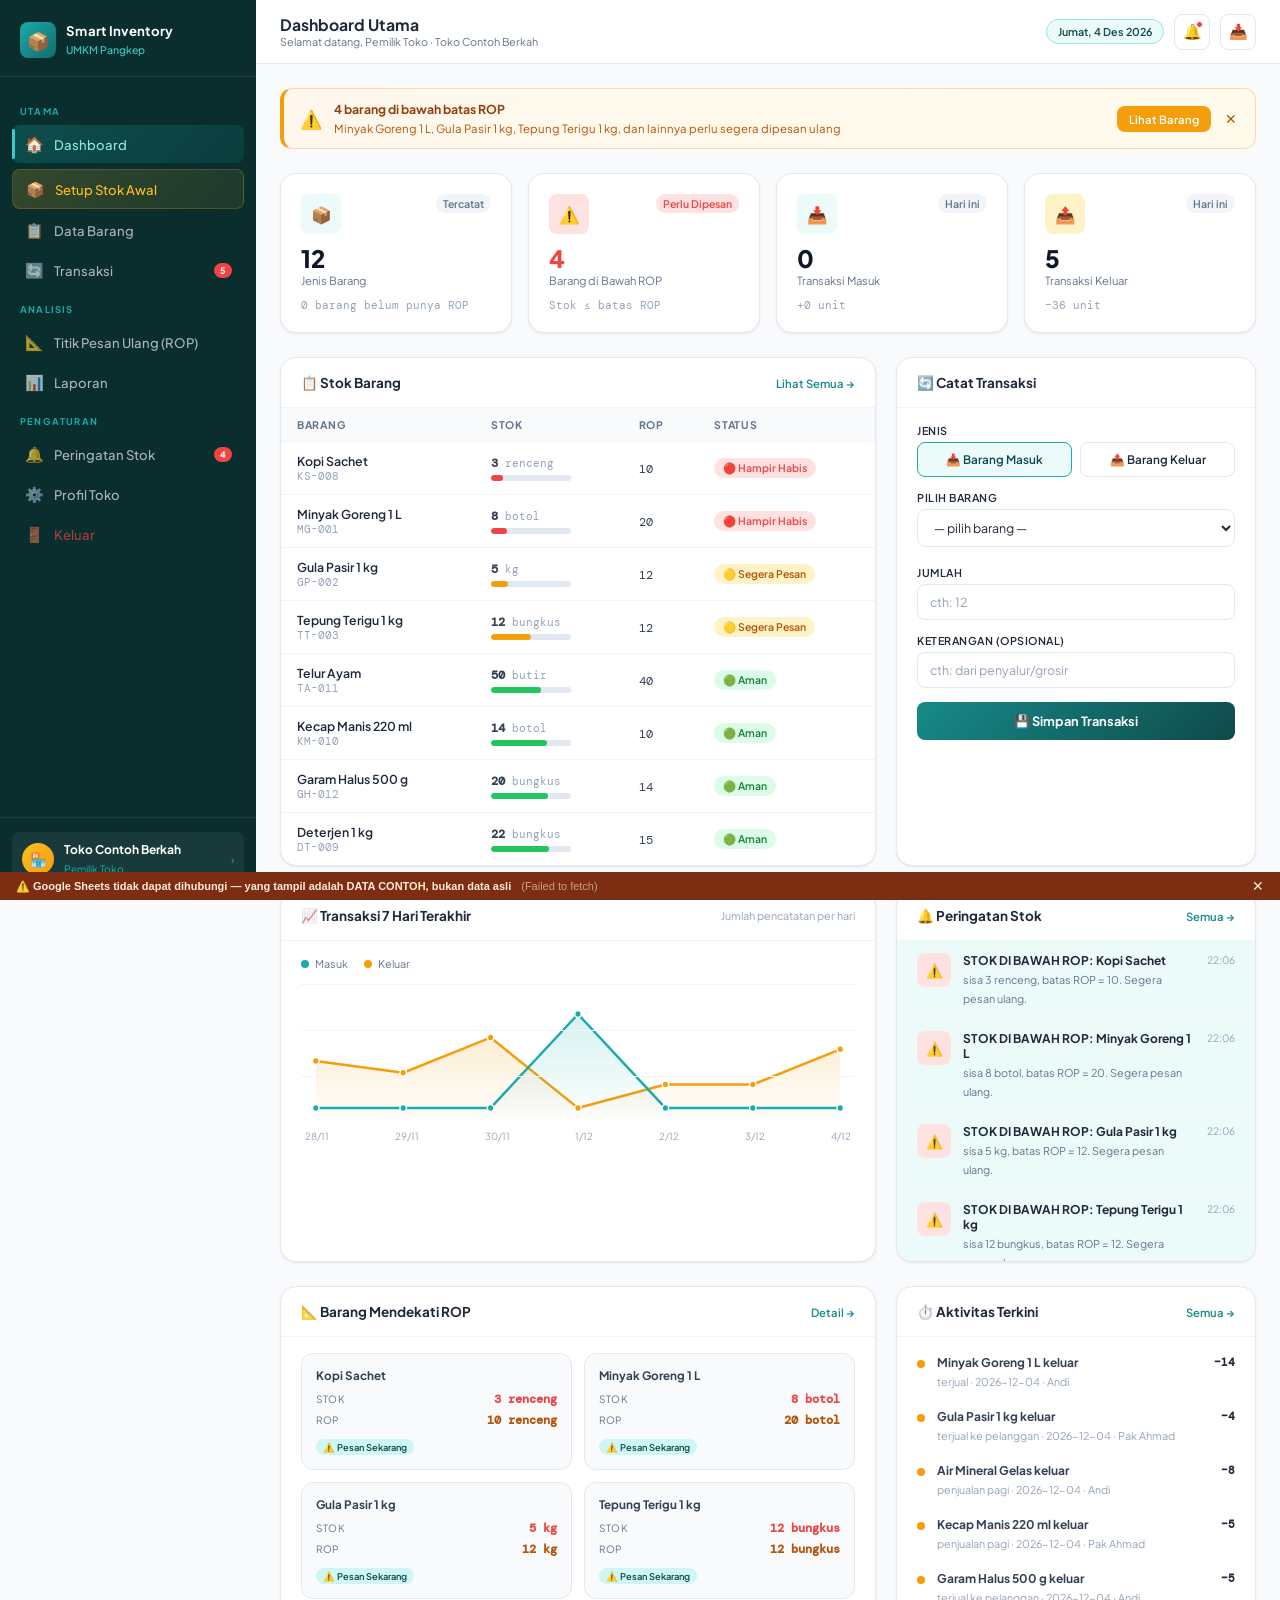
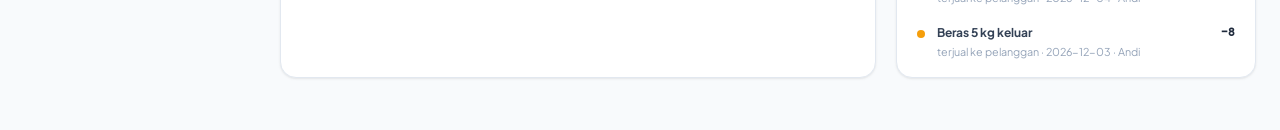
<file: dashboard.html>
<!DOCTYPE html>
<html lang="id">
<head>
  <meta charset="UTF-8" />
  <meta name="viewport" content="width=device-width, initial-scale=1.0" />
  <title>Dashboard — Smart Inventory UMKM Pangkep</title>
  <link rel="preconnect" href="https://fonts.googleapis.com" />
  <link href="https://fonts.googleapis.com/css2?family=Plus+Jakarta+Sans:wght@400;500;600;700;800&family=DM+Mono:wght@400;500&display=swap" rel="stylesheet" />
  <style>
    /* ─── TOKENS ─── */
    :root {
      --teal-900: #0a2e2e;
      --teal-800: #0d3b3b;
      --teal-700: #0f4a4a;
      --teal-600: #136b6b;
      --teal-500: #178a8a;
      --teal-400: #1aabab;
      --teal-300: #3ec9c9;
      --teal-200: #8ee8e8;
      --teal-100: #d0f5f5;
      --teal-50:  #edfafa;

      --amber-500: #f59e0b;
      --amber-400: #fbbf24;
      --amber-100: #fef3c7;

      --red-500:  #ef4444;
      --red-100:  #fee2e2;

      --green-500: #22c55e;
      --green-100: #dcfce7;

      --slate-900: #0f172a;
      --slate-800: #1e293b;
      --slate-700: #334155;
      --slate-500: #64748b;
      --slate-400: #94a3b8;
      --slate-200: #e2e8f0;
      --slate-100: #f1f5f9;
      --slate-50:  #f8fafc;
      --white:     #ffffff;

      --sidebar-w: 256px;
      --topbar-h:  64px;
      --radius-sm: 8px;
      --radius-md: 12px;
      --radius-lg: 16px;
      --radius-xl: 20px;
      --shadow-sm: 0 1px 3px rgba(0,0,0,.06), 0 1px 2px rgba(0,0,0,.04);
      --shadow-md: 0 4px 12px rgba(0,0,0,.08), 0 2px 4px rgba(0,0,0,.04);
      --shadow-lg: 0 8px 24px rgba(0,0,0,.10), 0 4px 8px rgba(0,0,0,.06);
    }

    /* ─── RESET ─── */
    *, *::before, *::after { box-sizing: border-box; margin: 0; padding: 0; }
    html { font-size: 15px; }
    body {
      font-family: 'Plus Jakarta Sans', sans-serif;
      background: var(--slate-50);
      color: var(--slate-800);
      min-height: 100vh;
      display: flex;
      overflow-x: hidden;
    }

    /* ─── SIDEBAR ─── */
    .sidebar {
      width: var(--sidebar-w);
      min-height: 100vh;
      background: var(--teal-900);
      display: flex;
      flex-direction: column;
      position: fixed;
      top: 0; left: 0;
      z-index: 100;
      transition: transform .3s ease;
    }
    .sidebar-logo {
      padding: 22px 20px 18px;
      display: flex;
      align-items: center;
      gap: 10px;
      border-bottom: 1px solid rgba(255,255,255,.08);
    }
    .logo-icon {
      width: 36px; height: 36px;
      background: linear-gradient(135deg, var(--teal-400), var(--teal-600));
      border-radius: var(--radius-sm);
      display: grid; place-items: center;
      font-size: 18px;
      flex-shrink: 0;
    }
    .logo-text { line-height: 1.2; }
    .logo-text strong {
      display: block;
      color: var(--white);
      font-size: .88rem;
      font-weight: 700;
      letter-spacing: .3px;
    }
    .logo-text span {
      font-size: .7rem;
      color: var(--teal-300);
      font-weight: 500;
    }

    .sidebar-nav {
      flex: 1;
      padding: 16px 12px;
      display: flex;
      flex-direction: column;
      gap: 2px;
      overflow-y: auto;
    }
    .nav-label {
      font-size: .62rem;
      font-weight: 700;
      letter-spacing: 1.2px;
      text-transform: uppercase;
      color: var(--teal-400);
      padding: 12px 8px 6px;
    }
    .nav-item {
      display: flex;
      align-items: center;
      gap: 10px;
      padding: 9px 12px;
      border-radius: var(--radius-sm);
      cursor: pointer;
      transition: background .18s, color .18s;
      color: rgba(255,255,255,.65);
      font-size: .875rem;
      font-weight: 500;
      text-decoration: none;
      position: relative;
    }
    .nav-item:hover { background: rgba(255,255,255,.07); color: var(--white); }
    .nav-item.active {
      background: linear-gradient(135deg, rgba(26,171,171,.25), rgba(26,171,171,.12));
      color: var(--teal-200);
    }
    .nav-item.active::before {
      content: '';
      position: absolute;
      left: 0; top: 4px; bottom: 4px;
      width: 3px;
      background: var(--teal-300);
      border-radius: 0 2px 2px 0;
    }
    .nav-icon { font-size: 1rem; width: 20px; text-align: center; flex-shrink: 0; }
    .nav-badge {
      margin-left: auto;
      background: var(--red-500);
      color: white;
      font-size: .6rem;
      font-weight: 700;
      padding: 2px 6px;
      border-radius: 20px;
    }

    .sidebar-footer {
      padding: 14px 12px;
      border-top: 1px solid rgba(255,255,255,.08);
    }
    .store-info {
      display: flex;
      align-items: center;
      gap: 10px;
      padding: 10px;
      background: rgba(255,255,255,.06);
      border-radius: var(--radius-sm);
      cursor: pointer;
      transition: background .18s;
    }
    .store-info:hover { background: rgba(255,255,255,.1); }
    .store-avatar {
      width: 32px; height: 32px;
      border-radius: 50%;
      background: linear-gradient(135deg, var(--amber-400), var(--amber-500));
      display: grid; place-items: center;
      font-size: .9rem;
      flex-shrink: 0;
    }
    .store-meta { flex: 1; min-width: 0; }
    .store-meta strong {
      display: block;
      color: var(--white);
      font-size: .8rem;
      white-space: nowrap;
      overflow: hidden;
      text-overflow: ellipsis;
    }
    .store-meta span { font-size: .68rem; color: var(--teal-400); }
    .store-info .chevron { color: rgba(255,255,255,.4); font-size: .75rem; }

    /* ─── MAIN ─── */
    .main {
      margin-left: var(--sidebar-w);
      flex: 1;
      display: flex;
      flex-direction: column;
      min-height: 100vh;
    }

    /* ─── TOPBAR ─── */
    .topbar {
      height: var(--topbar-h);
      background: var(--white);
      border-bottom: 1px solid var(--slate-200);
      display: flex;
      align-items: center;
      padding: 0 24px;
      gap: 16px;
      position: sticky;
      top: 0;
      z-index: 50;
    }
    .topbar-title {
      flex: 1;
    }
    .topbar-title h1 {
      font-size: 1.05rem;
      font-weight: 700;
      color: var(--slate-800);
    }
    .topbar-title p {
      font-size: .72rem;
      color: var(--slate-500);
      margin-top: 1px;
    }
    .topbar-right {
      display: flex;
      align-items: center;
      gap: 10px;
    }
    .topbar-btn {
      width: 36px; height: 36px;
      border-radius: var(--radius-sm);
      border: 1px solid var(--slate-200);
      background: transparent;
      cursor: pointer;
      display: grid; place-items: center;
      font-size: 1rem;
      color: var(--slate-500);
      transition: background .15s, border-color .15s;
      position: relative;
    }
    .topbar-btn:hover { background: var(--slate-50); border-color: var(--slate-300); }
    .notif-dot {
      position: absolute;
      top: 6px; right: 6px;
      width: 7px; height: 7px;
      background: var(--red-500);
      border-radius: 50%;
      border: 1.5px solid var(--white);
    }
    .topbar-date {
      background: var(--teal-50);
      color: var(--teal-700);
      font-size: .72rem;
      font-weight: 600;
      padding: 5px 11px;
      border-radius: 20px;
      border: 1px solid var(--teal-200);
    }

    /* ─── PAGE CONTENT ─── */
    .page-content {
      flex: 1;
      padding: 24px;
      display: flex;
      flex-direction: column;
      gap: 24px;
    }

    /* ─── BANNER SETUP STOK AWAL ─── */
    .setup-banner {
      background: linear-gradient(135deg, var(--teal-900) 0%, #0a1628 60%, var(--teal-800) 100%);
      border-radius: var(--radius-lg);
      padding: 20px 24px;
      display: flex;
      align-items: center;
      gap: 18px;
      position: relative;
      overflow: hidden;
      animation: slideDown .4s ease;
    }
    .setup-banner::before {
      content: '';
      position: absolute;
      width: 260px; height: 260px; border-radius: 50%;
      background: radial-gradient(circle, rgba(26,171,171,.15) 0%, transparent 70%);
      top: -80px; right: 60px; pointer-events: none;
    }
    .setup-banner::after {
      content: '📦';
      position: absolute;
      right: 24px; top: 50%;
      transform: translateY(-50%);
      font-size: 4rem;
      opacity: .08;
      pointer-events: none;
    }
    .setup-banner-ico {
      width: 48px; height: 48px;
      background: linear-gradient(135deg, var(--teal-400), var(--teal-600));
      border-radius: var(--radius-md);
      display: grid; place-items: center;
      font-size: 1.4rem;
      flex-shrink: 0;
      position: relative; z-index: 1;
      box-shadow: 0 4px 14px rgba(26,171,171,.3);
    }
    .setup-banner-body {
      flex: 1;
      position: relative; z-index: 1;
    }
    .setup-banner-body strong {
      display: block;
      font-size: .95rem;
      font-weight: 800;
      color: var(--white);
      margin-bottom: 3px;
    }
    .setup-banner-body span {
      font-size: .78rem;
      color: rgba(255,255,255,.6);
      line-height: 1.5;
    }
    .setup-banner-steps {
      display: flex;
      gap: 8px;
      margin-top: 10px;
      flex-wrap: wrap;
    }
    .sbs-chip {
      font-size: .68rem; font-weight: 700;
      padding: 3px 10px; border-radius: 20px;
      background: rgba(255,255,255,.1);
      border: 1px solid rgba(255,255,255,.15);
      color: rgba(255,255,255,.75);
      display: flex; align-items: center; gap: 5px;
    }
    .setup-banner-actions {
      display: flex; flex-direction: column; gap: 8px;
      flex-shrink: 0; position: relative; z-index: 1;
    }
    .setup-btn-main {
      background: linear-gradient(135deg, var(--teal-400), var(--teal-600));
      color: white; border: none; border-radius: var(--radius-md);
      padding: 10px 20px; font-family: inherit;
      font-size: .83rem; font-weight: 700;
      cursor: pointer; transition: opacity .15s, transform .1s;
      white-space: nowrap; text-decoration: none;
      display: flex; align-items: center; gap: 7px;
      box-shadow: 0 4px 14px rgba(26,171,171,.35);
    }
    .setup-btn-main:hover  { opacity: .9; }
    .setup-btn-main:active { transform: scale(.97); }
    .setup-btn-dismiss {
      background: transparent; color: rgba(255,255,255,.45);
      border: none; font-family: inherit; font-size: .72rem;
      font-weight: 600; cursor: pointer; text-align: center;
      transition: color .14s; padding: 2px;
    }
    .setup-btn-dismiss:hover { color: rgba(255,255,255,.75); }

    /* nav item setup — warna amber supaya menonjol */
    .nav-item.setup-link {
      background: linear-gradient(135deg, rgba(251,191,36,.18), rgba(251,191,36,.08));
      color: var(--amber-400) !important;
      border: 1px solid rgba(251,191,36,.2);
      margin-top: 4px;
    }
    .nav-item.setup-link:hover {
      background: linear-gradient(135deg, rgba(251,191,36,.28), rgba(251,191,36,.14));
      color: #fde68a !important;
    }
    .nav-item.setup-link .nav-icon { color: var(--amber-400); }

    /* ─── ALERT BANNER ─── */
    .alert-banner {
      background: linear-gradient(135deg, #fff7ed, #fffbeb);
      border: 1px solid #fed7aa;
      border-left: 4px solid var(--amber-500);
      border-radius: var(--radius-md);
      padding: 12px 16px;
      display: flex;
      align-items: center;
      gap: 12px;
      animation: slideDown .4s ease;
    }
    @keyframes slideDown {
      from { opacity: 0; transform: translateY(-8px); }
      to   { opacity: 1; transform: translateY(0); }
    }
    .alert-icon { font-size: 1.2rem; }
    .alert-text { flex: 1; }
    .alert-text strong { display: block; font-size: .82rem; color: #92400e; }
    .alert-text span { font-size: .76rem; color: #b45309; }
    .alert-action {
      background: var(--amber-500);
      color: white;
      border: none;
      border-radius: var(--radius-sm);
      padding: 6px 12px;
      font-size: .75rem;
      font-weight: 600;
      cursor: pointer;
      font-family: inherit;
      transition: background .15s;
    }
    .alert-action:hover { background: #d97706; }
    .alert-close {
      background: none;
      border: none;
      color: #b45309;
      cursor: pointer;
      font-size: .9rem;
      padding: 2px;
    }

    /* ─── STATS GRID ─── */
    .stats-grid {
      display: grid;
      grid-template-columns: repeat(4, 1fr);
      gap: 16px;
    }
    .stat-card {
      background: var(--white);
      border-radius: var(--radius-lg);
      padding: 20px;
      border: 1px solid var(--slate-200);
      box-shadow: var(--shadow-sm);
      display: flex;
      flex-direction: column;
      gap: 12px;
      transition: box-shadow .2s, transform .2s;
      animation: fadeUp .4s ease both;
    }
    .stat-card:hover { box-shadow: var(--shadow-md); transform: translateY(-2px); }
    .stat-card:nth-child(1) { animation-delay: .05s; }
    .stat-card:nth-child(2) { animation-delay: .10s; }
    .stat-card:nth-child(3) { animation-delay: .15s; }
    .stat-card:nth-child(4) { animation-delay: .20s; }
    @keyframes fadeUp {
      from { opacity: 0; transform: translateY(12px); }
      to   { opacity: 1; transform: translateY(0); }
    }
    .stat-top {
      display: flex;
      align-items: flex-start;
      justify-content: space-between;
    }
    .stat-icon {
      width: 40px; height: 40px;
      border-radius: var(--radius-sm);
      display: grid; place-items: center;
      font-size: 1.1rem;
      flex-shrink: 0;
    }
    .stat-icon.teal   { background: var(--teal-50);   color: var(--teal-600); }
    .stat-icon.amber  { background: var(--amber-100); color: #b45309; }
    .stat-icon.red    { background: var(--red-100);   color: var(--red-500); }
    .stat-icon.green  { background: var(--green-100); color: #15803d; }
    .stat-trend {
      font-size: .7rem;
      font-weight: 600;
      padding: 3px 7px;
      border-radius: 20px;
    }
    .stat-trend.up   { background: var(--green-100); color: #15803d; }
    .stat-trend.down { background: var(--red-100);   color: var(--red-500); }
    .stat-trend.flat { background: var(--slate-100); color: var(--slate-500); }
    .stat-value {
      font-size: 1.6rem;
      font-weight: 800;
      color: var(--slate-900);
      line-height: 1;
    }
    .stat-label {
      font-size: .75rem;
      color: var(--slate-500);
      margin-top: 3px;
    }
    .stat-sub {
      font-size: .7rem;
      color: var(--slate-400);
      font-family: 'DM Mono', monospace;
    }

    /* ─── TWO-COL ─── */
    .two-col {
      display: grid;
      grid-template-columns: 1fr 360px;
      gap: 20px;
    }
    .three-col {
      display: grid;
      grid-template-columns: 1fr 1fr 1fr;
      gap: 20px;
    }

    /* ─── CARD ─── */
    .card {
      background: var(--white);
      border-radius: var(--radius-lg);
      border: 1px solid var(--slate-200);
      box-shadow: var(--shadow-sm);
      overflow: hidden;
      animation: fadeUp .45s ease both;
      animation-delay: .25s;
    }
    .card-header {
      padding: 16px 20px;
      border-bottom: 1px solid var(--slate-100);
      display: flex;
      align-items: center;
      gap: 10px;
    }
    .card-header h3 {
      flex: 1;
      font-size: .9rem;
      font-weight: 700;
      color: var(--slate-800);
    }
    .card-header p {
      font-size: .72rem;
      color: var(--slate-400);
    }
    .card-link {
      font-size: .75rem;
      color: var(--teal-500);
      font-weight: 600;
      cursor: pointer;
      text-decoration: none;
      transition: color .15s;
    }
    .card-link:hover { color: var(--teal-700); }

    /* ─── TABLE ─── */
    .table-wrap { overflow-x: auto; }
    table { width: 100%; border-collapse: collapse; }
    thead th {
      background: var(--slate-50);
      padding: 10px 16px;
      font-size: .7rem;
      font-weight: 700;
      text-transform: uppercase;
      letter-spacing: .7px;
      color: var(--slate-500);
      text-align: left;
      white-space: nowrap;
    }
    tbody tr {
      border-top: 1px solid var(--slate-100);
      transition: background .12s;
    }
    tbody tr:hover { background: var(--slate-50); }
    tbody td {
      padding: 11px 16px;
      font-size: .82rem;
      color: var(--slate-700);
      white-space: nowrap;
    }
    .td-name { font-weight: 600; color: var(--slate-800); }
    .td-sku  { font-family: 'DM Mono', monospace; font-size: .72rem; color: var(--slate-400); }

    /* BADGE */
    .badge {
      display: inline-flex;
      align-items: center;
      gap: 4px;
      padding: 3px 9px;
      border-radius: 20px;
      font-size: .7rem;
      font-weight: 600;
    }
    .badge-aman   { background: var(--green-100);  color: #15803d; }
    .badge-segera { background: var(--amber-100);  color: #b45309; }
    .badge-habis  { background: var(--red-100);    color: var(--red-500); }

    /* STOCK BAR */
    .stock-bar {
      width: 80px;
      height: 6px;
      background: var(--slate-200);
      border-radius: 3px;
      overflow: hidden;
    }
    .stock-fill {
      height: 100%;
      border-radius: 3px;
      transition: width .6s ease;
    }
    .stock-fill.aman   { background: var(--green-500); }
    .stock-fill.segera { background: var(--amber-500); }
    .stock-fill.habis  { background: var(--red-500); }

    /* ─── QUICK TRANSACTION ─── */
    .quick-tx {
      display: flex;
      flex-direction: column;
    }
    .quick-tx .card-body {
      padding: 16px 20px;
      display: flex;
      flex-direction: column;
      gap: 14px;
    }
    .form-group { display: flex; flex-direction: column; gap: 5px; }
    .form-label {
      font-size: .72rem;
      font-weight: 600;
      color: var(--slate-600);
      text-transform: uppercase;
      letter-spacing: .5px;
    }
    .form-control {
      width: 100%;
      padding: 9px 12px;
      border: 1px solid var(--slate-200);
      border-radius: var(--radius-sm);
      font-family: inherit;
      font-size: .83rem;
      color: var(--slate-800);
      background: var(--white);
      transition: border-color .15s, box-shadow .15s;
      outline: none;
    }
    .form-control:focus {
      border-color: var(--teal-400);
      box-shadow: 0 0 0 3px rgba(26,171,171,.12);
    }
    .form-control::placeholder { color: var(--slate-400); }
    select.form-control { cursor: pointer; }
    .tx-type-row {
      display: grid;
      grid-template-columns: 1fr 1fr;
      gap: 8px;
    }
    .tx-type-btn {
      padding: 9px;
      border-radius: var(--radius-sm);
      border: 1.5px solid var(--slate-200);
      background: transparent;
      font-family: inherit;
      font-size: .78rem;
      font-weight: 600;
      cursor: pointer;
      transition: all .15s;
      display: flex;
      align-items: center;
      justify-content: center;
      gap: 6px;
      color: var(--slate-600);
    }
    .tx-type-btn.active.masuk {
      border-color: var(--teal-400);
      background: var(--teal-50);
      color: var(--teal-700);
    }
    .tx-type-btn.active.keluar {
      border-color: var(--amber-500);
      background: var(--amber-100);
      color: #92400e;
    }
    .btn-submit {
      width: 100%;
      padding: 11px;
      background: linear-gradient(135deg, var(--teal-500), var(--teal-700));
      color: white;
      border: none;
      border-radius: var(--radius-sm);
      font-family: inherit;
      font-size: .85rem;
      font-weight: 700;
      cursor: pointer;
      transition: opacity .15s, transform .1s;
      display: flex;
      align-items: center;
      justify-content: center;
      gap: 8px;
    }
    .btn-submit:hover { opacity: .9; }
    .btn-submit:active { transform: scale(.98); }

    /* ─── ROP PANEL ─── */
    .rop-grid {
      display: grid;
      grid-template-columns: 1fr 1fr;
      gap: 12px;
      padding: 16px 20px;
    }
    .rop-item {
      background: var(--slate-50);
      border-radius: var(--radius-md);
      padding: 14px;
      border: 1px solid var(--slate-200);
      transition: box-shadow .15s;
    }
    .rop-item:hover { box-shadow: var(--shadow-sm); }
    .rop-item-name {
      font-size: .78rem;
      font-weight: 700;
      color: var(--slate-700);
      margin-bottom: 8px;
      white-space: nowrap;
      overflow: hidden;
      text-overflow: ellipsis;
    }
    .rop-row {
      display: flex;
      justify-content: space-between;
      align-items: center;
      margin-bottom: 5px;
    }
    .rop-key {
      font-size: .67rem;
      color: var(--slate-500);
      text-transform: uppercase;
      letter-spacing: .5px;
    }
    .rop-val {
      font-size: .8rem;
      font-weight: 700;
      font-family: 'DM Mono', monospace;
    }
    .rop-val.teal  { color: var(--teal-600); }
    .rop-val.amber { color: #b45309; }
    .rop-chip {
      display: inline-block;
      margin-top: 6px;
      font-size: .62rem;
      font-weight: 600;
      padding: 2px 7px;
      border-radius: 10px;
      background: var(--teal-100);
      color: var(--teal-700);
    }

    /* ─── ACTIVITY FEED ─── */
    .activity-feed {
      display: flex;
      flex-direction: column;
      padding: 8px 0;
    }
    .activity-item {
      display: flex;
      gap: 12px;
      padding: 10px 20px;
      transition: background .12s;
    }
    .activity-item:hover { background: var(--slate-50); }
    .activity-dot {
      width: 8px; height: 8px;
      border-radius: 50%;
      margin-top: 5px;
      flex-shrink: 0;
    }
    .activity-dot.masuk  { background: var(--teal-400); }
    .activity-dot.keluar { background: var(--amber-500); }
    .activity-dot.sistem { background: var(--slate-400); }
    .activity-line {
      position: absolute;
      left: 23px;
      top: 18px;
      bottom: 0;
      width: 1px;
      background: var(--slate-200);
    }
    .activity-body { flex: 1; }
    .activity-body strong {
      display: block;
      font-size: .8rem;
      color: var(--slate-700);
    }
    .activity-body span {
      font-size: .72rem;
      color: var(--slate-400);
    }
    .activity-qty {
      font-size: .75rem;
      font-weight: 700;
      font-family: 'DM Mono', monospace;
      color: var(--slate-600);
    }

    /* ─── CHART PLACEHOLDER ─── */
    .chart-area {
      padding: 16px 20px 20px;
    }
    .chart-legend {
      display: flex;
      gap: 16px;
      margin-bottom: 14px;
    }
    .legend-item {
      display: flex;
      align-items: center;
      gap: 6px;
      font-size: .72rem;
      color: var(--slate-500);
    }
    .legend-dot {
      width: 8px; height: 8px;
      border-radius: 50%;
    }
    .chart-svg-wrap {
      width: 100%;
      height: 140px;
      position: relative;
      overflow: hidden;
    }
    .chart-grid-line {
      position: absolute;
      left: 0; right: 0;
      height: 1px;
      background: var(--slate-100);
    }
    svg.sparkline { width: 100%; height: 100%; overflow: visible; }

    /* ─── NOTIF PANEL ─── */
    .notif-list {
      display: flex;
      flex-direction: column;
      max-height: 320px;
      overflow-y: auto;
    }
    .notif-item {
      display: flex;
      align-items: flex-start;
      gap: 12px;
      padding: 12px 20px;
      border-bottom: 1px solid var(--slate-100);
      transition: background .12s;
      cursor: pointer;
    }
    .notif-item:hover { background: var(--slate-50); }
    .notif-item.unread { background: var(--teal-50); }
    .notif-icon {
      width: 34px; height: 34px;
      border-radius: var(--radius-sm);
      display: grid; place-items: center;
      font-size: .9rem;
      flex-shrink: 0;
    }
    .notif-body { flex: 1; }
    .notif-body strong { font-size: .8rem; color: var(--slate-800); display: block; }
    .notif-body span   { font-size: .72rem; color: var(--slate-500); }
    .notif-time { font-size: .68rem; color: var(--slate-400); white-space: nowrap; }

    /* ─── BOTTOM ROW ─── */
    .bottom-row {
      display: grid;
      grid-template-columns: 2fr 1fr;
      gap: 20px;
    }

    /* ─── MOBILE TOGGLE ─── */
    .mobile-toggle {
      display: none;
      position: fixed;
      bottom: 20px; right: 20px;
      width: 48px; height: 48px;
      background: var(--teal-600);
      border-radius: 50%;
      border: none;
      color: white;
      font-size: 1.3rem;
      cursor: pointer;
      z-index: 200;
      box-shadow: var(--shadow-lg);
    }
    .sidebar-overlay {
      display: none;
      position: fixed;
      inset: 0;
      background: rgba(0,0,0,.4);
      z-index: 99;
    }

    /* ─── SCROLLBAR ─── */
    ::-webkit-scrollbar { width: 5px; height: 5px; }
    ::-webkit-scrollbar-track { background: transparent; }
    ::-webkit-scrollbar-thumb { background: var(--slate-300); border-radius: 10px; }

    /* ─── RESPONSIVE ─── */
    @media (max-width: 1100px) {
      .stats-grid { grid-template-columns: repeat(2, 1fr); }
      .two-col, .three-col, .bottom-row { grid-template-columns: 1fr; }
    }
    @media (max-width: 768px) {
      .sidebar { transform: translateX(-100%); }
      .sidebar.open { transform: translateX(0); }
      .sidebar-overlay.open { display: block; }
      .main { margin-left: 0; }
      .mobile-toggle { display: grid; place-items: center; }
      .page-content { padding: 16px; }
      .stats-grid { grid-template-columns: repeat(2, 1fr); gap: 12px; }
    }
    @media (max-width: 480px) {
      .stats-grid { grid-template-columns: 1fr 1fr; }
    }
  
    /* ─── PANEL HALAMAN ─── */
    .page-panel { display: none; flex-direction: column; gap: 24px; }
    .page-panel.active { display: flex; }
    .toolbar { display: flex; gap: 12px; flex-wrap: wrap; align-items: flex-end; padding: 14px 20px; border-bottom: 1px solid var(--slate-100); }
    .toolbar .form-group { min-width: 150px; }
    .toolbar .grow { flex: 1; min-width: 200px; }
    .btn-sec { display: inline-flex; align-items: center; gap: 6px; padding: 9px 14px; border-radius: var(--radius-sm); border: 1.5px solid var(--slate-200); background: var(--white); color: var(--slate-700); font: 600 .8rem 'Plus Jakarta Sans', sans-serif; cursor: pointer; white-space: nowrap; }
    .btn-sec:hover { border-color: var(--teal-400); color: var(--teal-700); background: var(--teal-50); }
    .btn-row { display: flex; gap: 10px; flex-wrap: wrap; padding: 16px 20px; }
    .info-note { font-size: .76rem; color: var(--slate-500); padding: 12px 20px 16px; line-height: 1.55; }
    .empty-row td { text-align: center; color: var(--slate-400); padding: 28px 16px; white-space: normal; }
    .rumus { display: grid; grid-template-columns: 1fr 1fr; gap: 20px; padding: 20px; }
    .rumus-box { background: var(--teal-50); border: 1px solid var(--teal-100); border-radius: var(--radius-md); padding: 18px; }
    .rumus-eq { font-family: 'DM Mono', monospace; font-size: 1.35rem; font-weight: 500; color: var(--teal-700); margin-bottom: 10px; }
    .rumus-box ul { list-style: none; display: flex; flex-direction: column; gap: 6px; font-size: .8rem; color: var(--slate-700); }
    .rumus-box li b { font-family: 'DM Mono', monospace; color: var(--teal-700); }
    .kalk { display: flex; flex-direction: column; gap: 12px; }
    .kalk-row { display: grid; grid-template-columns: 1fr 1fr; gap: 10px; }
    .kalk-hasil { border-radius: var(--radius-md); background: var(--amber-100); padding: 14px 16px; font-size: .82rem; color: #92400e; }
    .kalk-hasil strong { display: block; font-family: 'DM Mono', monospace; font-size: 1.6rem; color: #b45309; }
    .rekap td { white-space: normal; }
    .rekap td:first-child { color: var(--slate-400); width: 40px; }
    .rekap td:last-child { font-weight: 600; color: var(--slate-800); }
    .profil-grid { display: grid; grid-template-columns: 1fr 1fr; gap: 14px; padding: 20px; }
    .profil-item { border: 1px solid var(--slate-100); border-radius: var(--radius-sm); padding: 12px 14px; }
    .profil-item .k { font-size: .68rem; font-weight: 700; text-transform: uppercase; letter-spacing: .6px; color: var(--slate-400); margin-bottom: 4px; }
    .profil-item .v { font-size: .88rem; font-weight: 600; color: var(--slate-800); word-break: break-word; }
    .tag { display: inline-block; padding: 2px 8px; border-radius: 99px; font-size: .68rem; font-weight: 700; }
    .tag-masuk { background: var(--teal-100); color: var(--teal-700); }
    .tag-keluar { background: var(--amber-100); color: #b45309; }
    .count-chip { font-size: .72rem; color: var(--slate-500); font-weight: 600; }
    @media (max-width: 768px) {
      .rumus, .profil-grid { grid-template-columns: 1fr; }
    }
    @media print {
      .sidebar, .topbar, .mobile-toggle, .sidebar-overlay, #demo-mode-bar, .no-print { display: none !important; }
      .main { margin: 0 !important; }
      .page-panel { display: none !important; }
      .page-panel.print-target { display: flex !important; }
      .card { box-shadow: none; break-inside: avoid; }
    }
  </style>
  <script src="js/terms.js"></script>
  <script src="js/auth.js"></script>
  <script src="js/api.js"></script>
</head>
<body>

<!-- SIDEBAR OVERLAY (mobile) -->
<div class="sidebar-overlay" id="overlay" onclick="toggleSidebar()"></div>

<!-- ═══ SIDEBAR ═══ -->
<aside class="sidebar" id="sidebar">
  <div class="sidebar-logo">
    <div class="logo-icon">📦</div>
    <div class="logo-text">
      <strong>Smart Inventory</strong>
      <span>UMKM Pangkep</span>
    </div>
  </div>

  <nav class="sidebar-nav">
    <div class="nav-label">Utama</div>
    <a class="nav-item active" data-panel="dashboard" onclick="setPage('dashboard')">
      <span class="nav-icon">🏠</span> Dashboard
    </a>
    <a class="nav-item setup-link" href="setup-stok.html" title="Input stok barang pertama kali">
      <span class="nav-icon">📦</span> Setup Stok Awal
    </a>
    <a class="nav-item" data-panel="barang" onclick="setPage('barang')">
      <span class="nav-icon">📋</span> Data Barang
    </a>
    <a class="nav-item" data-panel="transaksi" onclick="setPage('transaksi')">
      <span class="nav-icon">🔄</span> Transaksi
      <span class="nav-badge" id="nb-tx" style="display:none">0</span>
    </a>

    <div class="nav-label">Analisis</div>
    <a class="nav-item" data-panel="rop" onclick="setPage('rop')">
      <span class="nav-icon">📐</span> Titik Pesan Ulang (ROP)
    </a>
    <a class="nav-item" data-panel="laporan" onclick="setPage('laporan')">
      <span class="nav-icon">📊</span> Laporan
    </a>

    <div class="nav-label">Pengaturan</div>
    <a class="nav-item" data-panel="notif" onclick="setPage('notif')">
      <span class="nav-icon">🔔</span> Peringatan Stok
      <span class="nav-badge" id="nb-notif" style="display:none">0</span>
    </a>
    <a class="nav-item" data-panel="profil" onclick="setPage('profil')">
      <span class="nav-icon">⚙️</span> Profil Toko
    </a>
    <a class="nav-item" onclick="logout()" style="color:rgba(239,68,68,.7);">
      <span class="nav-icon">🚪</span> Keluar
    </a>
  </nav>

  <div class="sidebar-footer">
    <div class="store-info" onclick="setPage('profil')" style="cursor:pointer">
      <div class="store-avatar" id="sb-ava">🏪</div>
      <div class="store-meta">
        <strong id="sb-nama">—</strong>
        <span>Pemilik Toko</span>
      </div>
      <span class="chevron">›</span>
    </div>
  </div>
</aside>

<!-- ═══ MAIN ═══ -->
<div class="main">

  <!-- TOPBAR -->
  <header class="topbar">
    <div class="topbar-title">
      <h1 id="page-title">Dashboard Utama</h1>
      <p id="page-sub">Memuat data…</p>
    </div>
    <div class="topbar-right">
      <span class="topbar-date" id="today-date"></span>
      <button class="topbar-btn" title="Peringatan stok" onclick="setPage('notif')">
        🔔
        <span class="notif-dot" id="tb-dot" style="display:none"></span>
      </button>
      <button class="topbar-btn" title="Laporan" onclick="setPage('laporan')">📥</button>
    </div>
  </header>

  <!-- PAGE CONTENT -->
  <main class="page-content">

  <!-- ══════════ PANEL: DASHBOARD ══════════ -->
  <section class="page-panel active" id="panel-dashboard">

    <!-- BANNER SETUP STOK AWAL (tampil jika belum ada data) -->
    <div class="setup-banner" id="setup-banner" style="display:none">
      <div class="setup-banner-ico">📦</div>
      <div class="setup-banner-body">
        <strong>Selamat datang! Mulai dengan memasukkan stok barang Anda 👋</strong>
        <span>Sistem belum memiliki data barang. Masukkan stok awal dan batas ROP agar peringatan stok bisa bekerja.</span>
        <div class="setup-banner-steps">
          <span class="sbs-chip">1️⃣ Input nama &amp; jumlah stok</span>
          <span class="sbs-chip">2️⃣ Tentukan ROP = d × L</span>
          <span class="sbs-chip">3️⃣ Catat barang masuk &amp; keluar</span>
        </div>
      </div>
      <div class="setup-banner-actions">
        <a href="setup-stok.html" class="setup-btn-main">🚀 Mulai Setup Stok</a>
        <button class="setup-btn-dismiss" onclick="dismissSetupBanner()">Lewati dulu</button>
      </div>
    </div>

    <!-- ALERT -->
    <div class="alert-banner" id="alert-stok" style="display:none">
      <span class="alert-icon">⚠️</span>
      <div class="alert-text">
        <strong id="alert-judul">—</strong>
        <span id="alert-ket">—</span>
      </div>
      <button class="alert-action" onclick="setPage('rop')">Lihat Barang</button>
      <button class="alert-close" onclick="this.parentElement.style.display='none'">✕</button>
    </div>

    <!-- STATS -->
    <div class="stats-grid">
      <div class="stat-card">
        <div class="stat-top">
          <div class="stat-icon teal">📦</div>
          <span class="stat-trend flat">Tercatat</span>
        </div>
        <div>
          <div class="stat-value" id="stat-total-barang">—</div>
          <div class="stat-label">Jenis Barang</div>
        </div>
        <div class="stat-sub" id="stat-total-sub">—</div>
      </div>

      <div class="stat-card">
        <div class="stat-top">
          <div class="stat-icon red">⚠️</div>
          <span class="stat-trend down">Perlu Dipesan</span>
        </div>
        <div>
          <div class="stat-value" style="color:var(--red-500)" id="stat-stok-kritis">—</div>
          <div class="stat-label">Barang di Bawah ROP</div>
        </div>
        <div class="stat-sub" id="stat-kritis-sub">Stok ≤ batas ROP</div>
      </div>

      <div class="stat-card">
        <div class="stat-top">
          <div class="stat-icon teal">📥</div>
          <span class="stat-trend flat">Hari ini</span>
        </div>
        <div>
          <div class="stat-value" id="stat-tx-masuk">—</div>
          <div class="stat-label">Transaksi Masuk</div>
        </div>
        <div class="stat-sub" id="stat-masuk-sub">—</div>
      </div>

      <div class="stat-card">
        <div class="stat-top">
          <div class="stat-icon amber">📤</div>
          <span class="stat-trend flat">Hari ini</span>
        </div>
        <div>
          <div class="stat-value" id="stat-tx-keluar">—</div>
          <div class="stat-label">Transaksi Keluar</div>
        </div>
        <div class="stat-sub" id="stat-keluar-sub">—</div>
      </div>
    </div>

    <!-- ROW 2: TABEL + FORM TRANSAKSI -->
    <div class="two-col">
      <div class="card">
        <div class="card-header">
          <h3>📋 Stok Barang</h3>
          <a class="card-link" onclick="setPage('barang')">Lihat Semua →</a>
        </div>
        <div class="table-wrap">
          <table>
            <thead><tr><th>Barang</th><th>Stok</th><th>ROP</th><th>Status</th></tr></thead>
            <tbody id="tabel-stok"></tbody>
          </table>
        </div>
      </div>

      <div class="card quick-tx">
        <div class="card-header"><h3>🔄 Catat Transaksi</h3></div>
        <div class="card-body">
          <div class="form-group">
            <span class="form-label">Jenis</span>
            <div class="tx-type-row">
              <button class="tx-type-btn active masuk" id="btn-masuk" onclick="setTxType('masuk')">📥 Barang Masuk</button>
              <button class="tx-type-btn keluar" id="btn-keluar" onclick="setTxType('keluar')">📤 Barang Keluar</button>
            </div>
          </div>
          <div class="form-group">
            <label class="form-label">Pilih Barang</label>
            <select class="form-control" id="tx-barang" onchange="infoBarangTx()">
              <option value="">— pilih barang —</option>
            </select>
            <span id="tx-info" style="font-size:.72rem;color:var(--slate-500)"></span>
          </div>
          <div class="form-group">
            <label class="form-label">Jumlah</label>
            <input type="number" class="form-control" id="tx-jumlah" placeholder="cth: 12" min="1" inputmode="numeric" />
          </div>
          <div class="form-group">
            <label class="form-label">Keterangan (opsional)</label>
            <input type="text" class="form-control" id="tx-ket" placeholder="cth: dari penyalur" />
          </div>
          <button class="btn-submit" id="btn-simpan" onclick="simpanTransaksi()">💾 Simpan Transaksi</button>
        </div>
      </div>
    </div>

    <!-- ROW 3: GRAFIK + PERINGATAN -->
    <div class="two-col">
      <div class="card">
        <div class="card-header">
          <h3>📈 Transaksi 7 Hari Terakhir</h3>
          <p>Jumlah pencatatan per hari</p>
        </div>
        <div class="chart-area">
          <div class="chart-legend">
            <div class="legend-item"><div class="legend-dot" style="background:var(--teal-400)"></div>Masuk</div>
            <div class="legend-item"><div class="legend-dot" style="background:var(--amber-500)"></div>Keluar</div>
          </div>
          <div class="chart-svg-wrap" id="chart-wrap">
            <div class="chart-grid-line" style="top:0%"></div>
            <div class="chart-grid-line" style="top:33%"></div>
            <div class="chart-grid-line" style="top:66%"></div>
            <svg class="sparkline" id="sparkline-svg" viewBox="0 0 600 140" preserveAspectRatio="none"></svg>
          </div>
          <div style="display:flex;justify-content:space-between;margin-top:6px;padding:0 4px;">
            <span id="chart-labels" style="display:flex;width:100%;justify-content:space-between;font-size:.65rem;color:var(--slate-400);"></span>
          </div>
        </div>
      </div>

      <div class="card">
        <div class="card-header">
          <h3>🔔 Peringatan Stok</h3>
          <a class="card-link" onclick="setPage('notif')">Semua →</a>
        </div>
        <div class="notif-list" id="notif-list"></div>
      </div>
    </div>

    <!-- ROW 4: ROP RINGKASAN + AKTIVITAS -->
    <div class="two-col">
      <div class="card">
        <div class="card-header">
          <h3>📐 Barang Mendekati ROP</h3>
          <a class="card-link" onclick="setPage('rop')">Detail →</a>
        </div>
        <div class="rop-grid" id="rop-grid"></div>
      </div>

      <div class="card">
        <div class="card-header">
          <h3>⏱️ Aktivitas Terkini</h3>
          <a class="card-link" onclick="setPage('transaksi')">Semua →</a>
        </div>
        <div class="activity-feed" id="activity-feed"></div>
      </div>
    </div>
  </section>

  <!-- ══════════ PANEL: DATA BARANG ══════════ -->
  <section class="page-panel" id="panel-barang">
    <div class="card">
      <div class="card-header">
        <h3>📋 Semua Barang</h3>
        <span class="count-chip" id="cnt-barang"></span>
      </div>
      <div class="toolbar">
        <div class="form-group grow">
          <label class="form-label">Cari</label>
          <input class="form-control" id="f-cari" placeholder="Nama barang atau kode…" oninput="renderBarangPanel()" />
        </div>
        <div class="form-group">
          <label class="form-label">Kategori</label>
          <select class="form-control" id="f-kat" onchange="renderBarangPanel()"><option value="">Semua</option></select>
        </div>
        <div class="form-group">
          <label class="form-label">Status</label>
          <select class="form-control" id="f-status" onchange="renderBarangPanel()">
            <option value="">Semua</option>
            <option value="kritis">Di bawah ROP</option>
            <option value="aman">Aman</option>
          </select>
        </div>
        <button class="btn-sec" onclick="unduhStok()">⬇ Unduh CSV</button>
      </div>
      <div class="table-wrap">
        <table>
          <thead><tr><th>Barang</th><th>Kategori</th><th>Stok</th><th>ROP</th><th>Status</th></tr></thead>
          <tbody id="tbl-barang"></tbody>
        </table>
      </div>
    </div>
  </section>

  <!-- ══════════ PANEL: TRANSAKSI ══════════ -->
  <section class="page-panel" id="panel-transaksi">
    <div class="card">
      <div class="card-header">
        <h3>🔄 Riwayat Barang Masuk &amp; Keluar</h3>
        <span class="count-chip" id="cnt-tx"></span>
      </div>
      <div class="toolbar">
        <div class="form-group">
          <label class="form-label">Jenis</label>
          <select class="form-control" id="t-jenis" onchange="renderTxPanel()">
            <option value="">Semua</option>
            <option value="masuk">Masuk</option>
            <option value="keluar">Keluar</option>
          </select>
        </div>
        <div class="form-group">
          <label class="form-label">Dari</label>
          <input type="date" class="form-control" id="t-dari" onchange="renderTxPanel()" />
        </div>
        <div class="form-group">
          <label class="form-label">Sampai</label>
          <input type="date" class="form-control" id="t-sampai" onchange="renderTxPanel()" />
        </div>
        <div class="form-group grow">
          <label class="form-label">Barang</label>
          <select class="form-control" id="t-barang" onchange="renderTxPanel()"><option value="">Semua barang</option></select>
        </div>
        <button class="btn-sec" onclick="unduhTransaksi()">⬇ Unduh CSV</button>
      </div>
      <div class="table-wrap">
        <table>
          <thead><tr><th>Tanggal</th><th>Barang</th><th>Jenis</th><th>Jumlah</th><th>Keterangan</th><th>Dicatat oleh</th></tr></thead>
          <tbody id="tbl-tx"></tbody>
        </table>
      </div>
    </div>
  </section>

  <!-- ══════════ PANEL: ROP ══════════ -->
  <section class="page-panel" id="panel-rop">
    <div class="card">
      <div class="card-header"><h3>📐 Kapan Harus Pesan Ulang?</h3></div>
      <div class="rumus">
        <div class="rumus-box">
          <div class="rumus-eq">ROP = d × L</div>
          <ul>
            <li><b>ROP</b> — titik pesan ulang: kalau sisa stok sudah sama atau di bawah angka ini, saatnya memesan lagi.</li>
            <li><b>d</b> — rata-rata barang keluar per hari.</li>
            <li><b>L</b> — berapa hari barang baru datang setelah dipesan (waktu tunggu).</li>
          </ul>
          <p style="font-size:.76rem;color:var(--slate-500);margin-top:10px">Contoh: rata-rata keluar 2 sak per hari, barang datang 4 hari setelah dipesan → ROP = 2 × 4 = 8 sak. Pesan ulang saat stok tinggal 8 sak.</p>
        </div>
        <div class="kalk">
          <div class="kalk-row">
            <div class="form-group">
              <label class="form-label">d — rata-rata keluar / hari</label>
              <input type="number" class="form-control" id="k-d" min="0" step="0.1" placeholder="cth: 2" oninput="hitungKalk()" />
            </div>
            <div class="form-group">
              <label class="form-label">L — waktu tunggu (hari)</label>
              <input type="number" class="form-control" id="k-l" min="0" step="1" placeholder="cth: 4" oninput="hitungKalk()" />
            </div>
          </div>
          <div class="kalk-hasil">Titik pesan ulang<strong id="k-hasil">—</strong><span id="k-ket">Isi d dan L untuk menghitung.</span></div>
        </div>
      </div>
    </div>

    <div class="card">
      <div class="card-header">
        <h3>📋 ROP per Barang</h3>
        <p>d dihitung dari barang keluar 30 hari terakhir yang tercatat</p>
      </div>
      <div class="table-wrap">
        <table>
          <thead><tr><th>Barang</th><th>Stok</th><th>d (keluar/hari)</th><th>L (hari)</th><th>ROP</th><th>Status</th></tr></thead>
          <tbody id="tbl-rop"></tbody>
        </table>
      </div>
      <p class="info-note">Nilai ROP yang dipakai sistem adalah nilai yang tersimpan di Google Sheets (kolom ROP). Kolom d dihitung dari transaksi keluar yang tercatat. Bila d hasil pencatatan jauh berbeda dari d yang dipakai saat menentukan ROP, sebaiknya ROP ditinjau ulang bersama pengurus.</p>
    </div>
  </section>

  <!-- ══════════ PANEL: LAPORAN ══════════ -->
  <section class="page-panel" id="panel-laporan">
    <div class="card">
      <div class="card-header">
        <h3>📊 Rekap Penggunaan Sistem</h3>
        <span class="count-chip" id="rekap-sumber"></span>
      </div>
      <div class="toolbar no-print">
        <div class="form-group">
          <label class="form-label">Dari</label>
          <input type="date" class="form-control" id="r-dari" onchange="renderLaporan()" />
        </div>
        <div class="form-group">
          <label class="form-label">Sampai</label>
          <input type="date" class="form-control" id="r-sampai" onchange="renderLaporan()" />
        </div>
        <button class="btn-sec" onclick="unduhRekap()">⬇ Unduh Rekap CSV</button>
        <button class="btn-sec" onclick="cetakLaporan()">🖨 Cetak / PDF</button>
      </div>
      <div class="table-wrap">
        <table class="rekap">
          <thead><tr><th>No</th><th>Indikator</th><th>Hasil</th></tr></thead>
          <tbody id="tbl-rekap"></tbody>
        </table>
      </div>
      <p class="info-note" id="rekap-catatan">Semua angka dihitung dari data yang tercatat di sistem. Ringkasan ini dapat diunduh untuk keperluan pelaporan program.</p>
    </div>

    <div class="card">
      <div class="card-header"><h3>⚠️ Barang di Bawah ROP Saat Ini</h3></div>
      <div class="table-wrap">
        <table>
          <thead><tr><th>Barang</th><th>Stok</th><th>ROP</th><th>Kekurangan dari ROP</th></tr></thead>
          <tbody id="tbl-kritis"></tbody>
        </table>
      </div>
    </div>

    <div class="card no-print">
      <div class="card-header"><h3>⬇ Unduh Data Lengkap</h3></div>
      <div class="btn-row">
        <button class="btn-sec" onclick="unduhStok()">📦 Stok barang (CSV)</button>
        <button class="btn-sec" onclick="unduhTransaksi(true)">🔄 Semua transaksi (CSV)</button>
      </div>
      <p class="info-note">File CSV bisa dibuka di Excel atau Google Sheets.</p>
    </div>
  </section>

  <!-- ══════════ PANEL: PERINGATAN ══════════ -->
  <section class="page-panel" id="panel-notif">
    <div class="card">
      <div class="card-header">
        <h3>🔔 Peringatan Stok</h3>
        <span class="count-chip" id="cnt-notif"></span>
      </div>
      <div class="notif-list" id="notif-all"></div>
      <p class="info-note">Peringatan muncul otomatis ketika sisa stok sama atau di bawah ROP (merah), atau tinggal sedikit di atas ROP (kuning).</p>
    </div>
  </section>

  <!-- ══════════ PANEL: PROFIL ══════════ -->
  <section class="page-panel" id="panel-profil">
    <div class="card">
      <div class="card-header"><h3>⚙️ Profil Toko</h3></div>
      <div class="profil-grid" id="profil-grid"></div>
      <p class="info-note">Untuk mengubah data profil, hubungi Admin Pengabdian.</p>
    </div>
    <div class="card">
      <div class="card-header"><h3>👤 Akun &amp; Tampilan</h3></div>
      <div class="profil-grid" id="akun-grid"></div>
      <div class="btn-row" data-noterm>
        <button class="btn-sec" onclick="gantiMode('umkm')">🏪 Pindah ke UMKM</button>
        <button class="btn-sec" onclick="gantiMode('poktan')">🌾 Pindah ke Kelompok Tani</button>
      </div>
      <p class="info-note" data-noterm>Data UMKM dan data Kelompok Tani disimpan terpisah. Saat pindah mode, Anda akan keluar dan perlu masuk lagi dengan akun mode tersebut.</p>
    </div>
  </section>

  </main>
</div>

<!-- MOBILE TOGGLE -->
<button class="mobile-toggle" onclick="toggleSidebar()">☰</button>

<!-- ═══ SCRIPT ═══ -->
<script>
  /* ── STATE ── */
  const user   = (() => { try { return JSON.parse(sessionStorage.getItem('si_user') || '{}'); } catch { return {}; } })();
  const tokoId = user.tokoId || 'TOKO-001';
  let barangData = [], txData = [], notifData = [], tokoInfo = null;

  const esc = v => String(v ?? '').replace(/[&<>"']/g, c => ({'&':'&amp;','<':'&lt;','>':'&gt;','"':'&quot;',"'":'&#39;'}[c]));
  const fmt = n => Number(n || 0).toLocaleString('id-ID', { maximumFractionDigits: 1 });
  const today = () => API.tglISO(new Date().toISOString());
  const namaBarang = id => (barangData.find(b => b.id === id) || {}).nama || id;
  const satuan = id => (barangData.find(b => b.id === id) || {}).satuan || '';

  function statusStok(b) {
    const s = Number(b.stok), r = Number(b.rop);
    if (!(r > 0))          return { label: '⚪ ROP belum diisi', kelas: 'segera', kritis: false };
    if (s <= r * 0.4)      return { label: '🔴 Hampir Habis', kelas: 'habis', kritis: true };
    if (s <= r)            return { label: '🟡 Segera Pesan', kelas: 'segera', kritis: true };
    return { label: '🟢 Aman', kelas: 'aman', kritis: false };
  }

  /* ── LOAD ── */
  async function loadDashboardData() {
    const [resBarang, resNotif, resTx, resToko] = await Promise.all([
      API.getBarang(tokoId),
      API.getNotifikasi(tokoId),
      API.getTransaksi(tokoId, 2000),
      API.getToko(tokoId),
    ]);
    barangData = resBarang.success ? resBarang.data : [];
    txData     = resTx.success ? resTx.data.map(t => ({ ...t, tanggal: API.tglISO(t.tanggal) })) : [];
    notifData  = resNotif.success ? resNotif.data : [];
    tokoInfo   = resToko.success && resToko.data[0] ? resToko.data[0] : null;

    const namaUnit = tokoInfo ? tokoInfo.nama : '—';
    document.getElementById('sb-nama').textContent = namaUnit;
    document.getElementById('sb-ava').textContent = SI.L.ikonUnit;
    document.getElementById('tx-ket').placeholder = SI.L.contohMasuk;
    if (document.querySelector('.nav-item.active')?.dataset.panel === 'dashboard') setSub('dashboard');

    renderDashboard(); renderBarangPanel(); renderTxPanel(); renderRop(); renderLaporan(); renderNotifAll(); renderProfil();
    isiFilter();
  }

  /* ── DASHBOARD ── */
  function renderDashboard() {
    const kritis = barangData.filter(b => statusStok(b).kritis);
    const txHari = txData.filter(t => t.tanggal === today());
    const masuk = txHari.filter(t => t.jenis === 'masuk'), keluar = txHari.filter(t => t.jenis === 'keluar');

    document.getElementById('stat-total-barang').textContent = barangData.length;
    document.getElementById('stat-total-sub').textContent = `${barangData.filter(b => !(Number(b.rop) > 0)).length} barang belum punya ROP`;
    document.getElementById('stat-stok-kritis').textContent = kritis.length;
    document.getElementById('stat-tx-masuk').textContent = masuk.length;
    document.getElementById('stat-masuk-sub').textContent = `+${fmt(masuk.reduce((s, t) => s + Number(t.jumlah), 0))} unit`;
    document.getElementById('stat-tx-keluar').textContent = keluar.length;
    document.getElementById('stat-keluar-sub').textContent = `−${fmt(keluar.reduce((s, t) => s + Number(t.jumlah), 0))} unit`;

    // alert
    const al = document.getElementById('alert-stok');
    if (kritis.length) {
      document.getElementById('alert-judul').textContent = `${kritis.length} barang di bawah batas ROP`;
      const n = kritis.slice(0, 3).map(b => b.nama).join(', ');
      document.getElementById('alert-ket').textContent = `${n}${kritis.length > 3 ? ', dan lainnya' : ''} perlu segera dipesan ulang`;
      al.style.display = '';
    } else al.style.display = 'none';

    // badge
    const nbT = document.getElementById('nb-tx'); nbT.textContent = txHari.length; nbT.style.display = txHari.length ? '' : 'none';
    const nbN = document.getElementById('nb-notif'); nbN.textContent = kritis.length; nbN.style.display = kritis.length ? '' : 'none';
    document.getElementById('tb-dot').style.display = kritis.length ? '' : 'none';

    // tabel ringkas: utamakan yang kritis
    const urut = [...barangData].sort((a, b) => (Number(a.stok) / (Number(a.rop) || 1e9)) - (Number(b.stok) / (Number(b.rop) || 1e9)));
    document.getElementById('tabel-stok').innerHTML = urut.slice(0, 8).map(rowStok).join('') ||
      `<tr class="empty-row"><td colspan="4">Belum ada data barang. <a href="setup-stok.html">Mulai setup stok →</a></td></tr>`;

    // dropdown transaksi
    const sel = document.getElementById('tx-barang'); const v = sel.value;
    sel.innerHTML = '<option value="">— pilih barang —</option>' + barangData.map(b => `<option value="${esc(b.id)}">${esc(b.nama)}</option>`).join('');
    sel.value = v; infoBarangTx();

    // notif ringkas
    document.getElementById('notif-list').innerHTML = notifHTML(notifData.slice(0, 5)) || emptyBox('🎉', 'Tidak ada peringatan. Semua stok di atas ROP.');

    // mendekati ROP
    const dekat = urut.filter(b => Number(b.rop) > 0 && Number(b.stok) <= Number(b.rop) * 1.5).slice(0, 4);
    document.getElementById('rop-grid').innerHTML = dekat.map(b => {
      const st = statusStok(b);
      return `<div class="rop-item">
        <div class="rop-item-name">${esc(b.nama)}</div>
        <div class="rop-row"><span class="rop-key">Stok</span><span class="rop-val" style="color:${st.kritis ? 'var(--red-500)' : 'var(--green-500)'}">${fmt(b.stok)} ${esc(b.satuan)}</span></div>
        <div class="rop-row"><span class="rop-key">ROP</span><span class="rop-val amber">${fmt(b.rop)} ${esc(b.satuan)}</span></div>
        <span class="rop-chip">${st.kritis ? '⚠️ Pesan Sekarang' : '✅ Masih di atas ROP'}</span>
      </div>`;
    }).join('') || emptyBox('✅', 'Tidak ada barang yang mendekati ROP.');

    // aktivitas
    document.getElementById('activity-feed').innerHTML = txData.slice(0, 6).map(t => `
      <div class="activity-item">
        <div class="activity-dot ${t.jenis}"></div>
        <div class="activity-body">
          <strong>${esc(namaBarang(t.barangId))} ${t.jenis === 'masuk' ? 'masuk' : 'keluar'}</strong>
          <span>${esc(t.keterangan || '')}${t.keterangan ? ' · ' : ''}${esc(t.tanggal)}${t.oleh ? ' · ' + esc(t.oleh) : ''}</span>
        </div>
        <span class="activity-qty">${t.jenis === 'masuk' ? '+' : '−'}${fmt(t.jumlah)}</span>
      </div>`).join('') || emptyBox('📋', 'Belum ada transaksi tercatat.');

    renderChart();
    const banner = document.getElementById('setup-banner');
    banner.style.display = (!barangData.length && !sessionStorage.getItem('setup_banner_dismissed')) ? '' : 'none';
  }

  function rowStok(b) {
    const st = statusStok(b);
    const persen = Number(b.rop) > 0 ? Math.min(100, Math.round(Number(b.stok) / (Number(b.rop) * 2) * 100)) : 50;
    return `<tr>
      <td><div class="td-name">${esc(b.nama)}</div><div class="td-sku">${esc(b.sku || '')}</div></td>
      <td>
        <div style="font-weight:700;font-family:'DM Mono',monospace;">${fmt(b.stok)} <span style="font-weight:400;color:var(--slate-400);font-size:.72rem;">${esc(b.satuan)}</span></div>
        <div class="stock-bar" style="margin-top:4px"><div class="stock-fill ${st.kelas}" style="width:${persen}%"></div></div>
      </td>
      <td><span style="font-family:'DM Mono',monospace;font-size:.8rem;">${Number(b.rop) > 0 ? fmt(b.rop) : '—'}</span></td>
      <td><span class="badge badge-${st.kelas}">${st.label}</span></td>
    </tr>`;
  }

  function notifHTML(list) {
    const tipeMap = {
      kritis:    { icon: '⚠️', bg: 'var(--red-100)',   color: 'var(--red-500)' },
      perhatian: { icon: '🟡', bg: 'var(--amber-100)', color: '#b45309' },
      sistem:    { icon: '🔄', bg: 'var(--slate-100)', color: 'var(--slate-500)' },
    };
    return list.map(n => {
      const t = tipeMap[n.tipe] || tipeMap.sistem;
      const judul = String(n.pesan || '').split('—')[0].replace(/^[^A-Za-z]+/, '').trim();
      const ket = String(n.pesan || '').split('—').slice(1).join('—').trim() || n.pesan;
      return `<div class="notif-item ${n.tipe === 'kritis' ? 'unread' : ''}">
        <div class="notif-icon" style="background:${t.bg};color:${t.color}">${t.icon}</div>
        <div class="notif-body"><strong>${esc(judul)}</strong><span>${esc(ket)}</span></div>
        <span class="notif-time">${esc(String(n.waktu || '').split(' ')[1] || '')}</span>
      </div>`;
    }).join('');
  }
  const emptyBox = (ico, txt) => `<div style="padding:28px 20px;text-align:center;color:var(--slate-400);font-size:.82rem"><div style="font-size:1.6rem;margin-bottom:6px">${ico}</div>${txt}</div>`;

  /* ── GRAFIK 7 HARI (dari data transaksi) ── */
  function renderChart() {
    const svg = document.getElementById('sparkline-svg');
    const hariList = [];
    for (let i = 6; i >= 0; i--) { const d = new Date(); d.setDate(d.getDate() - i); hariList.push(API.tglISO(d.toISOString())); }
    const masukData  = hariList.map(h => txData.filter(t => t.tanggal === h && t.jenis === 'masuk').length);
    const keluarData = hariList.map(h => txData.filter(t => t.tanggal === h && t.jenis === 'keluar').length);
    document.getElementById('chart-labels').innerHTML = hariList.map(h => `<span>${+h.slice(8)}/${+h.slice(5, 7)}</span>`).join('');

    const W = 600, H = 140, pad = 16;
    const maxVal = Math.max(1, ...masukData, ...keluarData) * 1.15;
    const toX = i => pad + i * ((W - pad * 2) / 6);
    const toY = v => H - pad - (v / maxVal) * (H - pad * 2);
    const line = (data, color, id) => {
      const pts = data.map((v, i) => `${toX(i)},${toY(v)}`).join(' ');
      const area = `M ${toX(0)},${H} L ${data.map((v, i) => `${toX(i)},${toY(v)}`).join(' L ')} L ${toX(6)},${H} Z`;
      return `<defs><linearGradient id="g${id}" x1="0" y1="0" x2="0" y2="1"><stop offset="0%" stop-color="${color}" stop-opacity=".18"/><stop offset="100%" stop-color="${color}" stop-opacity="0"/></linearGradient></defs>
        <path d="${area}" fill="url(#g${id})"/>
        <polyline points="${pts}" fill="none" stroke="${color}" stroke-width="2.5" stroke-linejoin="round" stroke-linecap="round"/>
        ${data.map((v, i) => `<circle cx="${toX(i)}" cy="${toY(v)}" r="3.5" fill="${color}" stroke="white" stroke-width="1.5"><title>${v} transaksi</title></circle>`).join('')}`;
    };
    svg.innerHTML = line(keluarData, 'var(--amber-500)', 'amber') + line(masukData, 'var(--teal-400)', 'teal');
  }

  /* ── PANEL DATA BARANG ── */
  function isiFilter() {
    const kats = [...new Set(barangData.map(b => b.kategori).filter(Boolean))];
    const fk = document.getElementById('f-kat'), vk = fk.value;
    fk.innerHTML = '<option value="">Semua</option>' + kats.map(k => `<option>${esc(k)}</option>`).join(''); fk.value = vk;
    const tb = document.getElementById('t-barang'), vb = tb.value;
    tb.innerHTML = '<option value="">Semua barang</option>' + barangData.map(b => `<option value="${esc(b.id)}">${esc(b.nama)}</option>`).join(''); tb.value = vb;
  }
  function renderBarangPanel() {
    const q = document.getElementById('f-cari').value.trim().toLowerCase();
    const k = document.getElementById('f-kat').value;
    const st = document.getElementById('f-status').value;
    const list = barangData.filter(b =>
      (!q || String(b.nama).toLowerCase().includes(q) || String(b.sku || '').toLowerCase().includes(q)) &&
      (!k || b.kategori === k) &&
      (!st || (st === 'kritis') === statusStok(b).kritis));
    document.getElementById('cnt-barang').textContent = `${list.length} dari ${barangData.length} barang`;
    document.getElementById('tbl-barang').innerHTML = list.map(b => {
      const s = statusStok(b);
      return `<tr>
        <td><div class="td-name">${esc(b.nama)}</div><div class="td-sku">${esc(b.sku || '')}</div></td>
        <td>${esc(b.kategori || '—')}</td>
        <td style="font-family:'DM Mono',monospace;font-weight:700">${fmt(b.stok)} <span style="font-weight:400;color:var(--slate-400);font-size:.72rem">${esc(b.satuan)}</span></td>
        <td style="font-family:'DM Mono',monospace">${Number(b.rop) > 0 ? fmt(b.rop) : '—'}</td>
        <td><span class="badge badge-${s.kelas}">${s.label}</span></td>
      </tr>`;
    }).join('') || `<tr class="empty-row"><td colspan="5">Tidak ada barang yang cocok.</td></tr>`;
  }

  /* ── PANEL TRANSAKSI ── */
  function filterTx() {
    const j = document.getElementById('t-jenis').value, d = document.getElementById('t-dari').value,
          s = document.getElementById('t-sampai').value, b = document.getElementById('t-barang').value;
    return txData.filter(t => (!j || t.jenis === j) && (!d || t.tanggal >= d) && (!s || t.tanggal <= s) && (!b || t.barangId === b));
  }
  function renderTxPanel() {
    const list = filterTx();
    document.getElementById('cnt-tx').textContent = `${list.length} transaksi`;
    document.getElementById('tbl-tx').innerHTML = list.slice(0, 300).map(t => `<tr>
      <td style="font-family:'DM Mono',monospace;font-size:.78rem">${esc(t.tanggal)}</td>
      <td class="td-name">${esc(namaBarang(t.barangId))}</td>
      <td><span class="tag tag-${t.jenis}">${t.jenis === 'masuk' ? '📥 Masuk' : '📤 Keluar'}</span></td>
      <td style="font-family:'DM Mono',monospace;font-weight:700">${t.jenis === 'masuk' ? '+' : '−'}${fmt(t.jumlah)} ${esc(satuan(t.barangId))}</td>
      <td style="white-space:normal">${esc(t.keterangan || '—')}</td>
      <td>${esc(t.oleh || '—')}</td>
    </tr>`).join('') || `<tr class="empty-row"><td colspan="6">Belum ada transaksi pada filter ini.</td></tr>`;
  }

  /* ── PANEL ROP ── */
  function hitungKalk() {
    const d = parseFloat(document.getElementById('k-d').value), l = parseFloat(document.getElementById('k-l').value);
    const r = API.hitungRop(d, l);
    document.getElementById('k-hasil').textContent = r ? fmt(r) + ' unit' : '—';
    document.getElementById('k-ket').textContent = r ? `Pesan ulang saat sisa stok tinggal ${fmt(r)} unit atau kurang.` : 'Isi d dan L untuk menghitung.';
  }
  function renderRop() {
    document.getElementById('tbl-rop').innerHTML = barangData.map(b => {
      const s = statusStok(b);
      const dHit = API.rataKeluarHarian(b.id, txData, 30);
      const L = Number(b.lt || b.leadTime || 0);
      return `<tr>
        <td class="td-name">${esc(b.nama)}</td>
        <td style="font-family:'DM Mono',monospace">${fmt(b.stok)} ${esc(b.satuan)}</td>
        <td style="font-family:'DM Mono',monospace">${dHit ? fmt(dHit) : '—'}</td>
        <td style="font-family:'DM Mono',monospace">${L ? fmt(L) : '—'}</td>
        <td style="font-family:'DM Mono',monospace;font-weight:700;color:#b45309">${Number(b.rop) > 0 ? fmt(b.rop) : '—'}</td>
        <td><span class="badge badge-${s.kelas}">${s.label}</span></td>
      </tr>`;
    }).join('') || `<tr class="empty-row"><td colspan="6">Belum ada data barang.</td></tr>`;
  }

  /* ── PANEL LAPORAN ── */
  function renderLaporan() {
    const dEl = document.getElementById('r-dari'), sEl = document.getElementById('r-sampai');
    if (!dEl.value && txData.length) dEl.value = txData.map(t => t.tanggal).sort()[0];
    if (!sEl.value) sEl.value = today();
    const r = API.rekapPenggunaan(barangData, txData, dEl.value, sEl.value);
    window._rekap = r;
    const rows = rekapRows(r);
    document.getElementById('tbl-rekap').innerHTML = rows.map((x, i) => `<tr><td>${i + 1}</td><td>${esc(x[0])}</td><td>${esc(x[1])}</td></tr>`).join('');
    const sumber = API.statusKoneksi() === 'live' ? 'Sumber: Google Sheets' : 'Sumber: DATA CONTOH';
    document.getElementById('rekap-sumber').textContent = sumber + (tokoInfo ? ' · ' + tokoInfo.nama : '');
    document.getElementById('rekap-sumber').style.color = API.statusKoneksi() === 'live' ? '' : '#b45309';

    const kritis = barangData.filter(b => Number(b.rop) > 0 && Number(b.stok) <= Number(b.rop));
    document.getElementById('tbl-kritis').innerHTML = kritis.map(b => `<tr>
      <td class="td-name">${esc(b.nama)}</td>
      <td style="font-family:'DM Mono',monospace">${fmt(b.stok)} ${esc(b.satuan)}</td>
      <td style="font-family:'DM Mono',monospace">${fmt(b.rop)}</td>
      <td style="font-family:'DM Mono',monospace;color:var(--red-500)">${fmt(Number(b.rop) - Number(b.stok))} ${esc(b.satuan)}</td>
    </tr>`).join('') || `<tr class="empty-row"><td colspan="4">Tidak ada barang di bawah ROP.</td></tr>`;
  }
  function rekapRows(r) {
    return [
      ['Periode pemantauan', r.periode],
      ['Jumlah jenis barang yang tercatat di sistem', `${r.jenisBarang} jenis` + (r.barangTanpaRop ? ` (${r.barangTanpaRop} belum punya ROP)` : '')],
      ['Jumlah transaksi barang masuk dan keluar', `${r.txTotal} transaksi (masuk ${r.txMasuk}, keluar ${r.txKeluar})`],
      ['Jumlah hari dengan pencatatan', `${r.hariTercatat} hari`],
      ['Jumlah pengguna yang aktif mencatat', r.pengguna === null ? 'Tidak tersedia — data transaksi belum menyimpan nama pencatat' : `${r.pengguna} orang (${r.namaPengguna.join(', ')})`],
      ['Jumlah peringatan reorder point yang muncul', `${r.peringatanRop} kali, pada ${r.barangPernahDiBawahRop} jenis barang`],
      ['Barang di bawah ROP saat ini', `${r.saatIniDiBawahRop} jenis`],
    ];
  }
  function unduhRekap() {
    const r = window._rekap; if (!r) return;
    const rows = rekapRows(r).map((x, i) => ({ no: i + 1, ind: x[0], hasil: x[1] }));
    rows.push({ no: '', ind: 'Sumber data', hasil: API.statusKoneksi() === 'live' ? 'Google Sheets' : 'DATA CONTOH (bukan data asli)' });
    rows.push({ no: '', ind: 'Diunduh pada', hasil: new Date().toLocaleString('id-ID') });
    API.unduhCSV(`rekap-penggunaan-${today()}.csv`, rows, [{ label: 'No', key: 'no' }, { label: 'Indikator', key: 'ind' }, { label: 'Hasil', key: 'hasil' }]);
  }
  function unduhStok() {
    API.unduhCSV(`stok-barang-${today()}.csv`, barangData, [
      { label: 'Kode', key: 'sku' }, { label: 'Nama Barang', key: 'nama' }, { label: 'Kategori', key: 'kategori' },
      { label: 'Stok', key: 'stok' }, { label: 'Satuan', key: 'satuan' }, { label: 'ROP', key: 'rop' },
      { label: 'Status', get: b => statusStok(b).label.replace(/^\S+\s/, '') },
    ]);
  }
  function unduhTransaksi(semua) {
    const list = semua ? txData : filterTx();
    API.unduhCSV(`transaksi-${today()}.csv`, list, [
      { label: 'Tanggal', key: 'tanggal' }, { label: 'Barang', get: t => namaBarang(t.barangId) },
      { label: 'Jenis', key: 'jenis' }, { label: 'Jumlah', key: 'jumlah' }, { label: 'Satuan', get: t => satuan(t.barangId) },
      { label: 'Keterangan', key: 'keterangan' }, { label: 'Dicatat oleh', key: 'oleh' },
    ]);
  }
  function cetakLaporan() {
    const p = document.getElementById('panel-laporan');
    p.classList.add('print-target'); window.print();
    setTimeout(() => p.classList.remove('print-target'), 500);
  }

  /* ── PANEL PERINGATAN ── */
  function renderNotifAll() {
    document.getElementById('cnt-notif').textContent = `${notifData.length} peringatan`;
    document.getElementById('notif-all').innerHTML = notifHTML(notifData) || emptyBox('🎉', 'Tidak ada peringatan. Semua stok di atas ROP.');
  }

  /* ── PANEL PROFIL ── */
  function renderProfil() {
    const t = tokoInfo || {};
    const item = (k, v) => `<div class="profil-item"><div class="k">${k}</div><div class="v">${esc(v || '—')}</div></div>`;
    document.getElementById('profil-grid').innerHTML =
      item('Nama Toko', t.nama) + item('Pemilik', t.pemilik) + item('No. WhatsApp', t.noHp) +
      item('Kecamatan', t.kecamatan) + item('Jenis Usaha', t.jenis) + item('Status', t.status);
    document.getElementById('akun-grid').innerHTML =
      item('Nama', user.nama) + item('Email', user.email) + item('Peran', ROLE_LABEL[user.role] || user.role) +
      item('Tampilan', SI.L.nama);
  }

  /* ── FORM TRANSAKSI ── */
  let txType = 'masuk';
  function setTxType(type) {
    txType = type;
    document.getElementById('btn-masuk').className  = `tx-type-btn masuk ${type === 'masuk'  ? 'active' : ''}`;
    document.getElementById('btn-keluar').className = `tx-type-btn keluar ${type === 'keluar' ? 'active' : ''}`;
    document.getElementById('tx-ket').placeholder = type === 'masuk' ? SI.L.contohMasuk : SI.L.contohKeluar;
  }
  function infoBarangTx() {
    const b = barangData.find(x => x.id === document.getElementById('tx-barang').value);
    document.getElementById('tx-info').textContent = b ? `Stok sekarang ${fmt(b.stok)} ${b.satuan} · ROP ${Number(b.rop) > 0 ? fmt(b.rop) : '—'}` : '';
  }
  async function simpanTransaksi() {
    const sel = document.getElementById('tx-barang');
    const jumlah = Number(document.getElementById('tx-jumlah').value);
    const ket = document.getElementById('tx-ket').value;
    if (!sel.value || !(jumlah > 0)) { showToast('Lengkapi pilihan barang dan jumlah dulu ya!', 'warning'); return; }
    const b = barangData.find(x => x.id === sel.value);
    if (txType === 'keluar' && b && jumlah > Number(b.stok)) {
      if (!confirm(`Jumlah keluar (${jumlah}) lebih besar dari stok tercatat (${b.stok}). Tetap simpan?`)) return;
    }
    const btn = document.getElementById('btn-simpan');
    btn.innerHTML = '⏳ Menyimpan…'; btn.disabled = true;
    const res = await API.simpanTransaksi(tokoId, sel.value, txType, jumlah, ket, user.nama || '');
    btn.disabled = false;
    if (res.success) {
      btn.innerHTML = '✅ Tersimpan!'; btn.style.background = 'var(--green-500)';
      showToast(res.msg || 'Transaksi tersimpan.', 'success');
      document.getElementById('tx-jumlah').value = ''; document.getElementById('tx-ket').value = '';
      await loadDashboardData();
      setTimeout(() => { btn.innerHTML = '💾 Simpan Transaksi'; btn.style.background = ''; }, 1200);
    } else {
      btn.innerHTML = '❌ Gagal — coba lagi'; btn.style.background = 'var(--red-500)';
      showToast(res.msg || 'Gagal menyimpan.', 'error');
      setTimeout(() => { btn.innerHTML = '💾 Simpan Transaksi'; btn.style.background = ''; }, 2000);
    }
  }

  /* ── NAVIGASI PANEL ── */
  const TITLES = {
    dashboard: ['Dashboard Utama', null],
    barang:    ['Data Barang', 'Semua barang beserta sisa stok dan batas ROP'],
    transaksi: ['Transaksi', 'Riwayat barang masuk dan keluar'],
    rop:       ['Titik Pesan Ulang (ROP)', 'Kapan setiap barang perlu dipesan lagi'],
    laporan:   ['Laporan', 'Rekap penggunaan sistem dan unduh data'],
    notif:     ['Peringatan Stok', 'Barang yang sudah atau hampir menyentuh ROP'],
    profil:    ['Profil Toko', 'Data toko dan akun'],
  };
  function setSub(page) {
    const t = TITLES[page];
    document.getElementById('page-sub').textContent = t[1] || `Selamat datang, ${user.nama || ROLE_LABEL.pemilik}${tokoInfo ? ' · ' + tokoInfo.nama : ''}`;
  }
  function setPage(page) {
    if (!TITLES[page]) return;
    document.querySelectorAll('.page-panel').forEach(p => p.classList.toggle('active', p.id === 'panel-' + page));
    document.querySelectorAll('.nav-item[data-panel]').forEach(el => el.classList.toggle('active', el.dataset.panel === page));
    document.getElementById('page-title').textContent = TITLES[page][0];
    setSub(page);
    if (window.innerWidth <= 768) toggleSidebar(false);
    window.scrollTo({ top: 0, behavior: 'smooth' });
    if (location.hash !== '#' + page) history.replaceState(null, '', '#' + page);
  }

  /* ── SIDEBAR MOBILE ── */
  function toggleSidebar(force) {
    const sb = document.getElementById('sidebar'), ov = document.getElementById('overlay');
    const open = force !== undefined ? force : !sb.classList.contains('open');
    sb.classList.toggle('open', open); ov.classList.toggle('open', open);
  }

  /* ── LOGOUT ── */
  function logout() {
    if (confirm('Yakin ingin keluar dari akun?')) { sessionStorage.removeItem('si_user'); window.location.href = 'index.html'; }
  }

  function gantiMode(m) {
    if (m === SI.mode) { showToast('Anda sudah di mode ini.', ''); return; }
    if (confirm('Data UMKM dan Kelompok Tani terpisah. Pindah mode akan mengeluarkan Anda dari akun ini. Lanjutkan?')) SI.setMode(m);
  }

  function dismissSetupBanner() {
    sessionStorage.setItem('setup_banner_dismissed', '1');
    document.getElementById('setup-banner').style.display = 'none';
  }

  /* ── INIT ── */
  const now = new Date();
  const hari = ['Minggu','Senin','Selasa','Rabu','Kamis','Jumat','Sabtu'];
  const bulan = ['Jan','Feb','Mar','Apr','Mei','Jun','Jul','Agu','Sep','Okt','Nov','Des'];
  document.getElementById('today-date').textContent = `${hari[now.getDay()]}, ${now.getDate()} ${bulan[now.getMonth()]} ${now.getFullYear()}`;
  setTxType('masuk');
  loadDashboardData().then(() => {
    const h = location.hash.replace('#', '');
    if (TITLES[h] && h !== 'dashboard') setPage(h);
  });
</script>
</body>
</html>
</file>
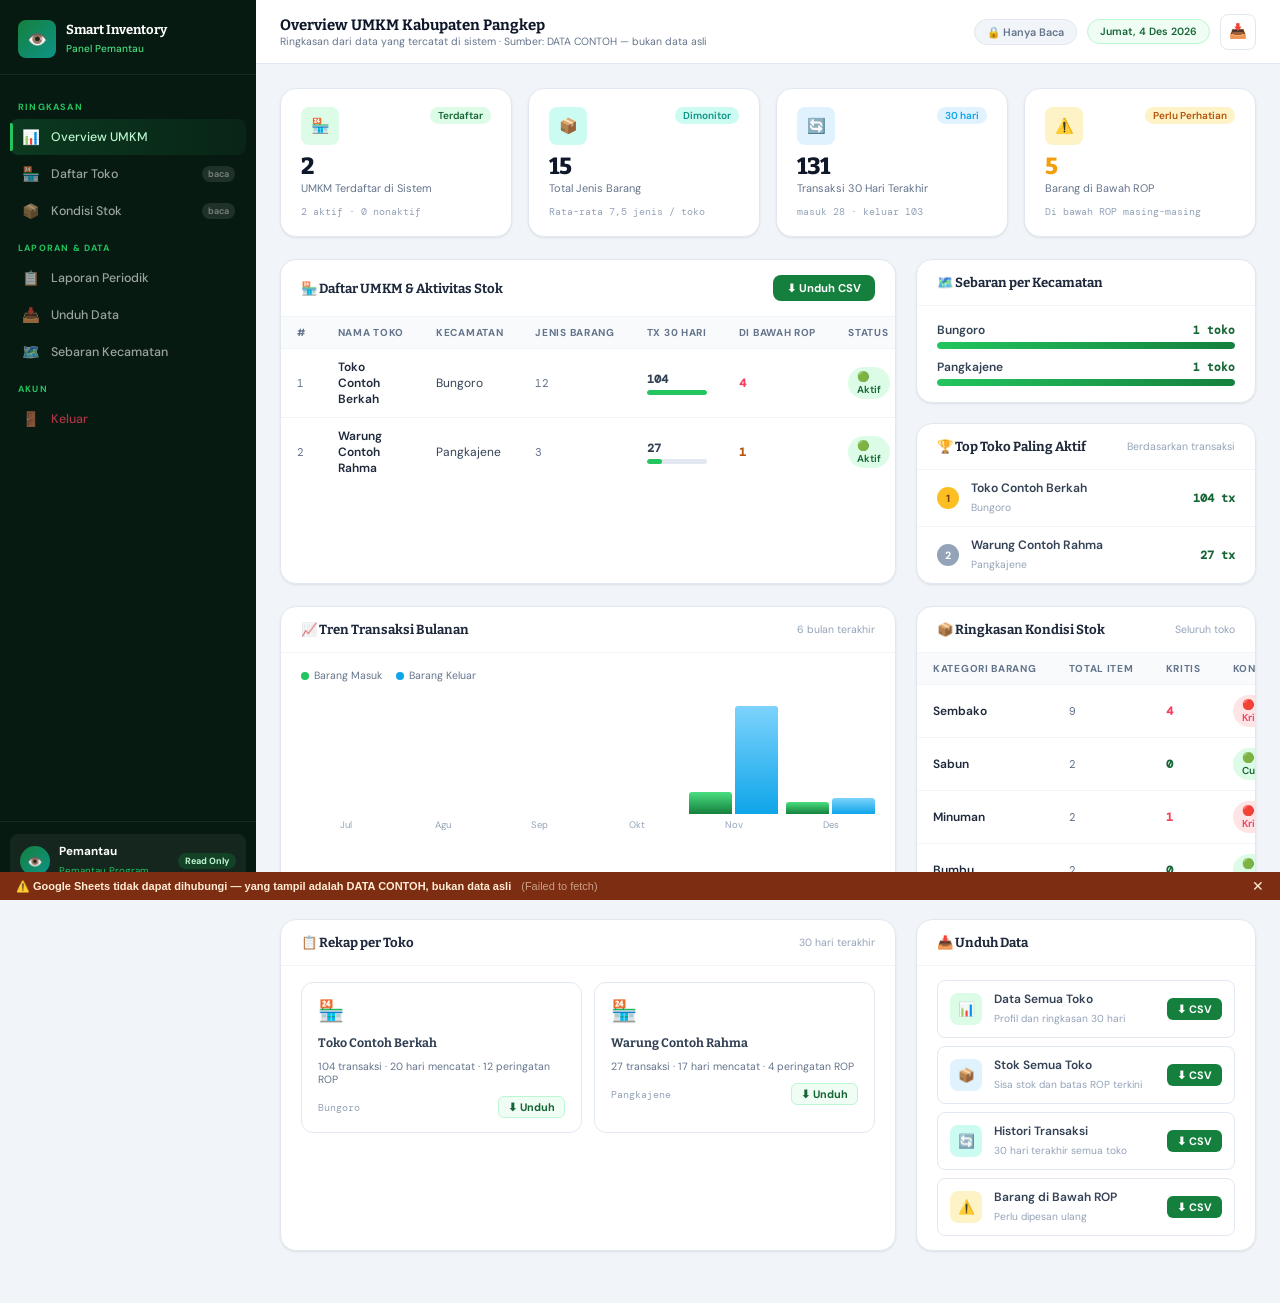
<file: dinas.html>
<!DOCTYPE html>
<html lang="id">
<head>
  <meta charset="UTF-8" />
  <meta name="viewport" content="width=device-width, initial-scale=1.0" />
  <title>Pemantau — Smart Inventory UMKM Pangkep</title>
  <link rel="preconnect" href="https://fonts.googleapis.com" />
  <link href="https://fonts.googleapis.com/css2?family=Bitter:wght@400;500;600;700;800&family=DM+Sans:wght@400;500;600&family=DM+Mono:wght@400;500&display=swap" rel="stylesheet" />
  <style>
    :root {
      --pine-950: #071a12;
      --pine-900: #0a2118;
      --pine-800: #0d2e21;
      --pine-700: #134a36;
      --pine-600: #166534;
      --pine-500: #15803d;
      --pine-400: #22c55e;
      --pine-300: #4ade80;
      --pine-200: #bbf7d0;
      --pine-100: #dcfce7;
      --pine-50:  #f0fdf4;

      --teal-500: #0d9488;
      --teal-100: #ccfbf1;
      --teal-50:  #f0fdfa;

      --sky-500:  #0ea5e9;
      --sky-100:  #e0f2fe;
      --sky-50:   #f0f9ff;

      --amber-500: #f59e0b;
      --amber-100: #fef3c7;
      --amber-50:  #fffbeb;

      --rose-500:  #f43f5e;
      --rose-100:  #ffe4e6;

      --slate-900: #0f172a;
      --slate-800: #1e293b;
      --slate-700: #334155;
      --slate-600: #475569;
      --slate-500: #64748b;
      --slate-400: #94a3b8;
      --slate-300: #cbd5e1;
      --slate-200: #e2e8f0;
      --slate-100: #f1f5f9;
      --slate-50:  #f8fafc;
      --white:     #ffffff;

      --sw: 256px;
      --th: 64px;
      --r-sm: 8px; --r-md: 12px; --r-lg: 16px;
      --shd-sm: 0 1px 3px rgba(0,0,0,.06),0 1px 2px rgba(0,0,0,.04);
      --shd-md: 0 4px 12px rgba(0,0,0,.07),0 2px 4px rgba(0,0,0,.04);
    }
    *, *::before, *::after { box-sizing: border-box; margin: 0; padding: 0; }
    html { font-size: 15px; }
    body { font-family: 'DM Sans', sans-serif; background: var(--slate-100); color: var(--slate-800); min-height: 100vh; display: flex; }

    /* ── SIDEBAR ── */
    .sb { width: var(--sw); min-height: 100vh; background: var(--pine-950); position: fixed; top: 0; left: 0; z-index: 100; display: flex; flex-direction: column; transition: transform .3s; }
    .sb-brand { padding: 20px 18px 16px; border-bottom: 1px solid rgba(255,255,255,.07); display: flex; align-items: center; gap: 10px; }
    .sb-ico { width: 38px; height: 38px; background: linear-gradient(135deg, var(--pine-500), var(--teal-500)); border-radius: var(--r-sm); display: grid; place-items: center; font-size: 1.1rem; flex-shrink: 0; }
    .sb-brand-t strong { display: block; font-size: .87rem; font-weight: 700; color: var(--white); font-family: 'Bitter', serif; }
    .sb-brand-t span   { font-size: .67rem; color: var(--pine-300); font-weight: 500; }

    .sb-nav { flex: 1; padding: 14px 10px; display: flex; flex-direction: column; gap: 1px; overflow-y: auto; }
    .sb-sec { font-size: .6rem; font-weight: 700; letter-spacing: 1.2px; text-transform: uppercase; color: var(--pine-400); padding: 12px 8px 5px; }
    .sb-link { display: flex; align-items: center; gap: 10px; padding: 9px 11px; border-radius: var(--r-sm); color: rgba(255,255,255,.6); font-size: .83rem; font-weight: 500; cursor: pointer; text-decoration: none; transition: background .15s, color .15s; position: relative; }
    .sb-link:hover { background: rgba(255,255,255,.06); color: var(--white); }
    .sb-link.active { background: linear-gradient(90deg, rgba(21,128,61,.3), rgba(21,128,61,.1)); color: var(--pine-200); }
    .sb-link.active::before { content: ''; position: absolute; left: 0; top: 4px; bottom: 4px; width: 3px; background: var(--pine-400); border-radius: 0 2px 2px 0; }
    .sb-link-ico { font-size: .95rem; width: 20px; text-align: center; flex-shrink: 0; }
    .sb-readonly-tag { margin-left: auto; font-size: .6rem; padding: 2px 6px; border-radius: 20px; background: rgba(255,255,255,.1); color: rgba(255,255,255,.4); font-weight: 600; }

    .sb-foot { padding: 12px 10px; border-top: 1px solid rgba(255,255,255,.07); }
    .sb-user { display: flex; align-items: center; gap: 9px; padding: 9px 10px; border-radius: var(--r-sm); background: rgba(255,255,255,.05); cursor: default; }
    .sb-uavatar { width: 30px; height: 30px; border-radius: 50%; background: linear-gradient(135deg, var(--pine-500), var(--teal-500)); display: grid; place-items: center; font-size: .85rem; flex-shrink: 0; }
    .sb-umeta { flex: 1; min-width: 0; }
    .sb-umeta strong { display: block; font-size: .78rem; color: var(--white); white-space: nowrap; overflow: hidden; text-overflow: ellipsis; }
    .sb-umeta span   { font-size: .65rem; color: var(--pine-400); }
    .sb-role { font-size: .6rem; font-weight: 700; padding: 2px 7px; background: rgba(21,128,61,.3); color: var(--pine-200); border-radius: 20px; white-space: nowrap; }

    /* ── MAIN ── */
    .main { margin-left: var(--sw); flex: 1; display: flex; flex-direction: column; min-height: 100vh; }

    /* ── TOPBAR ── */
    .topbar { height: var(--th); background: var(--white); border-bottom: 1px solid var(--slate-200); display: flex; align-items: center; padding: 0 24px; gap: 14px; position: sticky; top: 0; z-index: 50; }
    .tb-ttl { flex: 1; }
    .tb-ttl h1 { font-size: 1rem; font-weight: 700; color: var(--slate-900); font-family: 'Bitter', serif; }
    .tb-ttl p  { font-size: .7rem; color: var(--slate-500); margin-top: 1px; }
    .tb-r { display: flex; align-items: center; gap: 10px; }
    .tb-chip { font-size: .7rem; font-weight: 600; padding: 5px 12px; border-radius: 20px; border: 1.5px solid var(--pine-200); background: var(--pine-50); color: var(--pine-600); }
    .readonly-banner { display: flex; align-items: center; gap: 6px; font-size: .72rem; font-weight: 600; color: var(--slate-500); background: var(--slate-100); border: 1px solid var(--slate-200); padding: 5px 12px; border-radius: 20px; }
    .tb-btn { width: 36px; height: 36px; border-radius: var(--r-sm); border: 1px solid var(--slate-200); background: transparent; cursor: pointer; display: grid; place-items: center; font-size: .95rem; color: var(--slate-500); transition: background .14s; }
    .tb-btn:hover { background: var(--slate-50); }

    /* ── PAGE ── */
    .page { flex: 1; padding: 24px; display: flex; flex-direction: column; gap: 22px; }

    /* ── STATS ── */
    .stats-row { display: grid; grid-template-columns: repeat(4,1fr); gap: 16px; }
    .stat { background: var(--white); border-radius: var(--r-lg); border: 1px solid var(--slate-200); padding: 18px 20px; display: flex; flex-direction: column; gap: 10px; box-shadow: var(--shd-sm); transition: box-shadow .2s, transform .2s; animation: up .4s ease both; }
    .stat:nth-child(1){animation-delay:.05s} .stat:nth-child(2){animation-delay:.10s} .stat:nth-child(3){animation-delay:.15s} .stat:nth-child(4){animation-delay:.20s}
    .stat:hover { box-shadow: var(--shd-md); transform: translateY(-2px); }
    @keyframes up { from{opacity:0;transform:translateY(12px)} to{opacity:1;transform:translateY(0)} }
    .stat-top { display: flex; align-items: flex-start; justify-content: space-between; }
    .s-ico { width: 38px; height: 38px; border-radius: var(--r-sm); display: grid; place-items: center; font-size: 1rem; flex-shrink: 0; }
    .ico-g  { background: var(--pine-100); color: var(--pine-600); }
    .ico-t  { background: var(--teal-100); color: var(--teal-500); }
    .ico-s  { background: var(--sky-100);  color: var(--sky-500);  }
    .ico-a  { background: var(--amber-100); color: #b45309; }
    .stat-val { font-size: 1.55rem; font-weight: 800; color: var(--slate-900); line-height: 1; font-family: 'Bitter', serif; }
    .stat-lbl { font-size: .73rem; color: var(--slate-500); margin-top: 3px; }
    .stat-sub { font-size: .68rem; color: var(--slate-400); font-family: 'DM Mono',monospace; }
    .chip { font-size: .67rem; font-weight: 600; padding: 2px 8px; border-radius: 20px; }
    .ch-g { background: var(--pine-100); color: var(--pine-600); }
    .ch-t { background: var(--teal-100); color: var(--teal-500); }
    .ch-s { background: var(--sky-100);  color: var(--sky-500); }
    .ch-a { background: var(--amber-100); color: #b45309; }

    /* ── LAYOUT ── */
    .two-col   { display: grid; grid-template-columns: 1fr 340px; gap: 20px; }
    .three-col { display: grid; grid-template-columns: repeat(3,1fr); gap: 20px; }

    /* ── CARD ── */
    .card { background: var(--white); border-radius: var(--r-lg); border: 1px solid var(--slate-200); box-shadow: var(--shd-sm); overflow: hidden; animation: up .45s ease both; animation-delay: .22s; }
    .card-h { padding: 15px 20px; border-bottom: 1px solid var(--slate-100); display: flex; align-items: center; gap: 10px; }
    .card-h h3 { flex: 1; font-size: .88rem; font-weight: 700; color: var(--slate-800); font-family: 'Bitter', serif; }
    .card-h p  { font-size: .7rem; color: var(--slate-400); }
    .c-badge { font-size: .67rem; font-weight: 700; padding: 3px 9px; border-radius: 20px; }

    /* ── DOWNLOAD BTN ── */
    .dl-btn { display: inline-flex; align-items: center; gap: 6px; padding: 6px 14px; border-radius: var(--r-sm); font-size: .75rem; font-weight: 700; cursor: pointer; font-family: inherit; transition: all .14s; text-decoration: none; border: none; }
    .dl-green  { background: var(--pine-500); color: white; }
    .dl-green:hover  { background: var(--pine-600); }
    .dl-outline { background: transparent; color: var(--pine-600); border: 1.5px solid var(--pine-300); }
    .dl-outline:hover { background: var(--pine-50); }
    .dl-sky  { background: var(--sky-500); color: white; }
    .dl-sky:hover  { background: #0284c7; }

    /* ── TABLE ── */
    .tw { overflow-x: auto; }
    table { width: 100%; border-collapse: collapse; }
    thead th { background: var(--slate-50); padding: 9px 16px; font-size: .67rem; font-weight: 700; text-transform: uppercase; letter-spacing: .7px; color: var(--slate-500); text-align: left; white-space: nowrap; }
    tbody tr { border-top: 1px solid var(--slate-100); transition: background .1s; }
    tbody tr:hover { background: var(--slate-50); }
    tbody td { padding: 10px 16px; font-size: .8rem; color: var(--slate-700); }
    .td-b  { font-weight: 600; color: var(--slate-800); }
    .td-m  { font-family: 'DM Mono',monospace; font-size: .72rem; color: var(--slate-500); }
    .badge { display: inline-flex; align-items: center; gap: 3px; padding: 3px 9px; border-radius: 20px; font-size: .67rem; font-weight: 600; }
    .b-aktif    { background: var(--pine-100); color: var(--pine-600); }
    .b-nonaktif { background: var(--rose-100); color: var(--rose-500); }
    .b-cukup    { background: var(--pine-100); color: var(--pine-600); }
    .b-perhatian{ background: var(--amber-100); color: #b45309; }
    .b-kritis   { background: var(--rose-100); color: var(--rose-500); }

    /* ── PROG ── */
    .prog { height: 5px; background: var(--slate-200); border-radius: 3px; overflow: hidden; margin-top: 3px; }
    .prog-f { height: 100%; border-radius: 3px; transition: width .6s; }

    /* ── LAPORAN GRID ── */
    .laporan-grid { display: grid; grid-template-columns: 1fr 1fr; gap: 12px; padding: 16px 20px; }
    .lap-item { border: 1.5px solid var(--slate-200); border-radius: var(--r-md); padding: 14px 16px; display: flex; flex-direction: column; gap: 10px; transition: box-shadow .15s, border-color .15s; cursor: pointer; }
    .lap-item:hover { box-shadow: var(--shd-md); border-color: var(--pine-300); }
    .lap-icon { font-size: 1.4rem; }
    .lap-name { font-size: .82rem; font-weight: 700; color: var(--slate-700); font-family: 'Bitter', serif; }
    .lap-desc { font-size: .7rem; color: var(--slate-500); }
    .lap-foot { display: flex; align-items: center; justify-content: space-between; }
    .lap-date { font-size: .67rem; color: var(--slate-400); font-family: 'DM Mono',monospace; }
    .lap-dl { font-size: .72rem; font-weight: 700; color: var(--pine-600); background: var(--pine-50); border: 1px solid var(--pine-200); border-radius: 6px; padding: 3px 9px; cursor: pointer; transition: background .14s; }
    .lap-dl:hover { background: var(--pine-100); }

    /* ── CHART BAR ── */
    .chart-area { padding: 16px 20px 18px; }
    .ch-legend { display: flex; gap: 14px; margin-bottom: 12px; }
    .ch-leg-item { display: flex; align-items: center; gap: 5px; font-size: .7rem; color: var(--slate-500); }
    .ch-leg-dot { width: 8px; height: 8px; border-radius: 50%; }
    .ch-bars { display: flex; align-items: flex-end; gap: 8px; height: 120px; }
    .ch-bar-g { flex: 1; display: flex; flex-direction: column; align-items: center; gap: 3px; }
    .ch-bar-pair { display: flex; align-items: flex-end; gap: 3px; width: 100%; }
    .ch-bar { flex: 1; border-radius: 3px 3px 0 0; transition: opacity .15s; }
    .ch-bar:hover { opacity: .75; }
    .ch-bar-lbl { font-size: .63rem; color: var(--slate-400); }
    .ch-x { display: flex; gap: 8px; margin-top: 5px; }
    .ch-x-item { flex: 1; text-align: center; font-size: .63rem; color: var(--slate-400); }

    /* ── TOKO DETAIL LIST ── */
    .toko-list { display: flex; flex-direction: column; max-height: 340px; overflow-y: auto; }
    .toko-item { display: flex; align-items: center; gap: 12px; padding: 10px 20px; border-bottom: 1px solid var(--slate-100); transition: background .1s; cursor: pointer; }
    .toko-item:hover { background: var(--slate-50); }
    .toko-item:last-child { border-bottom: none; }
    .toko-rank { width: 22px; height: 22px; border-radius: 50%; background: var(--slate-100); color: var(--slate-500); font-size: .7rem; font-weight: 700; display: grid; place-items: center; flex-shrink: 0; }
    .toko-rank.r1 { background: #fbbf24; color: #7c3a00; }
    .toko-rank.r2 { background: #94a3b8; color: white; }
    .toko-rank.r3 { background: #cd7f32; color: white; }
    .toko-meta { flex: 1; min-width: 0; }
    .toko-meta strong { display: block; font-size: .81rem; font-weight: 600; color: var(--slate-700); }
    .toko-meta span   { font-size: .69rem; color: var(--slate-400); }
    .toko-tx { font-size: .78rem; font-weight: 700; font-family: 'DM Mono',monospace; color: var(--pine-600); }

    /* ── KECAMATAN MAP ── */
    .kec-list { display: flex; flex-direction: column; gap: 10px; padding: 16px 20px; }
    .kec-item { display: flex; flex-direction: column; gap: 4px; }
    .kec-row  { display: flex; align-items: center; justify-content: space-between; }
    .kec-name { font-size: .8rem; font-weight: 600; color: var(--slate-700); }
    .kec-count{ font-size: .75rem; font-family: 'DM Mono',monospace; color: var(--pine-600); font-weight: 600; }
    .kec-bar  { height: 7px; background: var(--slate-200); border-radius: 4px; overflow: hidden; }
    .kec-fill { height: 100%; border-radius: 4px; background: linear-gradient(90deg, var(--pine-400), var(--pine-500)); transition: width .7s ease; }

    /* ── UNDUHAN PANEL ── */
    .unduh-panel { display: flex; flex-direction: column; gap: 8px; padding: 14px 20px; }
    .unduh-row { display: flex; align-items: center; gap: 12px; padding: 10px 12px; border: 1px solid var(--slate-200); border-radius: var(--r-sm); transition: all .14s; cursor: pointer; }
    .unduh-row:hover { border-color: var(--pine-300); background: var(--pine-50); }
    .unduh-ico { width: 32px; height: 32px; border-radius: var(--r-sm); display: grid; place-items: center; font-size: .9rem; flex-shrink: 0; }
    .unduh-info { flex: 1; }
    .unduh-info strong { display: block; font-size: .8rem; font-weight: 600; color: var(--slate-700); }
    .unduh-info span { font-size: .68rem; color: var(--slate-400); }
    .unduh-btn { font-size: .72rem; font-weight: 700; padding: 4px 10px; border-radius: 6px; border: none; cursor: pointer; font-family: inherit; transition: opacity .14s; }
    .unduh-btn:hover { opacity: .85; }

    /* ── MOBILE ── */
    .mob-ov { display: none; position: fixed; inset: 0; background: rgba(0,0,0,.4); z-index: 99; }
    .mob-tog { display: none; position: fixed; bottom: 20px; right: 20px; width: 46px; height: 46px; background: var(--pine-600); border-radius: 50%; border: none; color: white; font-size: 1.2rem; cursor: pointer; z-index: 200; box-shadow: 0 4px 16px rgba(21,128,61,.4); }
    ::-webkit-scrollbar { width: 5px; height: 5px; }
    ::-webkit-scrollbar-thumb { background: var(--slate-300); border-radius: 10px; }

    @media(max-width:1100px) { .stats-row { grid-template-columns: repeat(2,1fr); } .two-col,.three-col { grid-template-columns: 1fr; } }
    @media(max-width:768px)  { .sb { transform: translateX(-100%); } .sb.open { transform: translateX(0); } .mob-ov.open { display: block; } .main { margin-left: 0; } .mob-tog { display: grid; place-items: center; } .page { padding: 14px; } }
  </style>
  <script src="js/terms.js"></script>
  <script src="js/auth.js"></script>
  <script src="js/api.js"></script>
</head>
<body>

<div class="mob-ov" id="ov" onclick="toggleSB()"></div>

<!-- ═══ SIDEBAR ═══ -->
<aside class="sb" id="sb">
  <div class="sb-brand">
    <div class="sb-ico">👁️</div>
    <div class="sb-brand-t">
      <strong>Smart Inventory</strong>
      <span>Panel Pemantau</span>
    </div>
  </div>

  <nav class="sb-nav">
    <div class="sb-sec">Ringkasan</div>
    <a class="sb-link active" onclick="nav(this,'overview')">
      <span class="sb-link-ico">📊</span> Overview UMKM
    </a>
    <a class="sb-link" onclick="nav(this,'toko')">
      <span class="sb-link-ico">🏪</span> Daftar Toko
      <span class="sb-readonly-tag">baca</span>
    </a>
    <a class="sb-link" onclick="nav(this,'stok')">
      <span class="sb-link-ico">📦</span> Kondisi Stok
      <span class="sb-readonly-tag">baca</span>
    </a>

    <div class="sb-sec">Laporan & Data</div>
    <a class="sb-link" onclick="nav(this,'laporan')">
      <span class="sb-link-ico">📋</span> Laporan Periodik
    </a>
    <a class="sb-link" onclick="nav(this,'unduhan')">
      <span class="sb-link-ico">📥</span> Unduh Data
    </a>
    <a class="sb-link" onclick="nav(this,'sebaran')">
      <span class="sb-link-ico">🗺️</span> Sebaran Kecamatan
    </a>

    <div class="sb-sec">Akun</div>
    <a class="sb-link" onclick="doLogout()" style="color:rgba(244,63,94,.7)">
      <span class="sb-link-ico">🚪</span> Keluar
    </a>
  </nav>

  <div class="sb-foot">
    <div class="sb-user">
      <div class="sb-uavatar">👁️</div>
      <div class="sb-umeta">
        <strong id="sb-unama">Pemantau</strong>
        <span>Pemantau Program</span>
      </div>
      <span class="sb-role">Read Only</span>
    </div>
  </div>
</aside>

<!-- ═══ MAIN ═══ -->
<div class="main">

  <header class="topbar">
    <div class="tb-ttl">
      <h1 id="pg-title">Overview UMKM Kabupaten Pangkep</h1>
      <p id="pg-sub">Ringkasan dari data yang tercatat di sistem Smart Inventory</p>
    </div>
    <div class="tb-r">
      <span class="readonly-banner">🔒 Hanya Baca</span>
      <span class="tb-chip" id="today-lbl"></span>
      <button class="tb-btn" title="Unduh data" onclick="unduh('stok')">📥</button>
    </div>
  </header>

  <main class="page">

    <!-- STATS -->
    <div class="stats-row">
      <div class="stat">
        <div class="stat-top"><div class="s-ico ico-g">🏪</div><span class="chip ch-g">Terdaftar</span></div>
        <div><div class="stat-val" id="st-toko">—</div><div class="stat-lbl">UMKM Terdaftar di Sistem</div></div>
        <div class="stat-sub" id="st-toko-sub">—</div>
      </div>
      <div class="stat">
        <div class="stat-top"><div class="s-ico ico-t">📦</div><span class="chip ch-t">Dimonitor</span></div>
        <div><div class="stat-val" id="st-barang">—</div><div class="stat-lbl">Total Jenis Barang</div></div>
        <div class="stat-sub" id="st-barang-sub">—</div>
      </div>
      <div class="stat">
        <div class="stat-top"><div class="s-ico ico-s">🔄</div><span class="chip ch-s">30 hari</span></div>
        <div><div class="stat-val" id="st-tx">—</div><div class="stat-lbl">Transaksi 30 Hari Terakhir</div></div>
        <div class="stat-sub" id="st-tx-sub">—</div>
      </div>
      <div class="stat">
        <div class="stat-top"><div class="s-ico ico-a">⚠️</div><span class="chip ch-a">Perlu Perhatian</span></div>
        <div><div class="stat-val" id="st-kritis" style="color:var(--amber-500)">—</div><div class="stat-lbl">Barang di Bawah ROP</div></div>
        <div class="stat-sub">Di bawah ROP masing-masing</div>
      </div>
    </div>

    <!-- ROW 2: TABEL TOKO + SEBARAN KECAMATAN -->
    <div class="two-col">

      <!-- TABEL TOKO -->
      <div class="card">
        <div class="card-h">
          <h3>🏪 Daftar UMKM & Aktivitas Stok</h3>
          <button class="dl-btn dl-green" onclick="unduh('toko')">⬇ Unduh CSV</button>
        </div>
        <div class="tw">
          <table>
            <thead>
              <tr>
                <th>#</th>
                <th>Nama Toko</th>
                <th>Kecamatan</th>
                <th>Jenis Barang</th>
                <th>Tx 30 Hari</th>
                <th>Di Bawah ROP</th>
                <th>Status</th>
              </tr>
            </thead>
            <tbody id="tbl-toko"></tbody>
          </table>
        </div>
      </div>

      <!-- SEBARAN KECAMATAN -->
      <div style="display:flex;flex-direction:column;gap:20px">

        <div class="card">
          <div class="card-h"><h3>🗺️ Sebaran per Kecamatan</h3></div>
          <div class="kec-list" id="kec-list"></div>
        </div>

        <!-- TOP TOKO AKTIF -->
        <div class="card">
          <div class="card-h"><h3>🏆 Top Toko Paling Aktif</h3><p>Berdasarkan transaksi</p></div>
          <div class="toko-list" id="top-toko"></div>
        </div>

      </div>
    </div>

    <!-- ROW 3: CHART BULANAN + KONDISI STOK -->
    <div class="two-col">

      <!-- CHART TRANSAKSI BULANAN -->
      <div class="card">
        <div class="card-h">
          <h3>📈 Tren Transaksi Bulanan</h3>
          <p>6 bulan terakhir</p>
        </div>
        <div class="chart-area">
          <div class="ch-legend">
            <div class="ch-leg-item"><div class="ch-leg-dot" style="background:var(--pine-400)"></div>Barang Masuk</div>
            <div class="ch-leg-item"><div class="ch-leg-dot" style="background:var(--sky-500)"></div>Barang Keluar</div>
          </div>
          <div class="ch-bars" id="chart-bars"></div>
          <div class="ch-x" id="chart-x"></div>
        </div>
      </div>

      <!-- KONDISI STOK UMKM -->
      <div class="card">
        <div class="card-h"><h3>📦 Ringkasan Kondisi Stok</h3><p>Seluruh toko</p></div>
        <div class="tw">
          <table>
            <thead><tr><th>Kategori Barang</th><th>Total Item</th><th>Kritis</th><th>Kondisi</th></tr></thead>
            <tbody id="tbl-stok"></tbody>
          </table>
        </div>
      </div>

    </div>

    <!-- ROW 4: LAPORAN & UNDUH -->
    <div class="two-col">

      <!-- LAPORAN PERIODIK -->
      <div class="card">
        <div class="card-h">
          <h3>📋 Rekap per Toko</h3>
          <p>30 hari terakhir</p>
        </div>
        <div class="laporan-grid" id="laporan-grid"></div>
      </div>

      <!-- UNDUH DATA -->
      <div class="card">
        <div class="card-h"><h3>📥 Unduh Data</h3></div>
        <div class="unduh-panel" id="unduh-panel"></div>
      </div>

    </div>

  </main>
</div>

<button class="mob-tog" onclick="toggleSB()">☰</button>

<script>
  /* ── STATE (semua dihitung dari data sistem) ── */
  const user = (() => { try { return JSON.parse(sessionStorage.getItem('si_user') || '{}'); } catch { return {}; } })();
  let tokoList = [], barangAll = [], txAll = [];
  const escH = v => String(v ?? '').replace(/[&<>"']/g, c => ({'&':'&amp;','<':'&lt;','>':'&gt;','"':'&quot;',"'":'&#39;'}[c]));
  const fmt = n => Number(n || 0).toLocaleString('id-ID', { maximumFractionDigits: 1 });
  const ymd = d => API.tglISO(d.toISOString());
  const batas30 = (() => { const d = new Date(); d.setDate(d.getDate() - 29); return ymd(d); })();
  const diBawahRop = b => Number(b.rop) > 0 && Number(b.stok) <= Number(b.rop);

  /* ── TANGGAL ── */
  const hArr = ['Minggu','Senin','Selasa','Rabu','Kamis','Jumat','Sabtu'];
  const bArr = ['Jan','Feb','Mar','Apr','Mei','Jun','Jul','Agu','Sep','Okt','Nov','Des'];
  const now  = new Date();
  document.getElementById('today-lbl').textContent = `${hArr[now.getDay()]}, ${now.getDate()} ${bArr[now.getMonth()]} ${now.getFullYear()}`;
  if (user.nama) document.getElementById('sb-unama').textContent = user.nama;

  /* ── STATISTIK ── */
  function renderStats() {
    const aktif = tokoList.filter(t => t.status === 'aktif').length;
    const tx30 = txAll.filter(t => t.tanggal >= batas30);
    document.getElementById('st-toko').textContent = tokoList.length;
    document.getElementById('st-toko-sub').textContent = `${aktif} aktif · ${tokoList.length - aktif} nonaktif`;
    document.getElementById('st-barang').textContent = barangAll.length;
    document.getElementById('st-barang-sub').textContent = tokoList.length ? `Rata-rata ${fmt(barangAll.length / tokoList.length)} jenis / toko` : '—';
    document.getElementById('st-tx').textContent = fmt(tx30.length);
    document.getElementById('st-tx-sub').textContent = `masuk ${tx30.filter(t => t.jenis === 'masuk').length} · keluar ${tx30.filter(t => t.jenis === 'keluar').length}`;
    document.getElementById('st-kritis').textContent = barangAll.filter(diBawahRop).length;
    const src = API.statusKoneksi() === 'live' ? 'Sumber: Google Sheets' : 'Sumber: DATA CONTOH — bukan data asli';
    document.getElementById('pg-sub').textContent = `Ringkasan dari data yang tercatat di sistem · ${src}`;
  }

  function perToko(t) {
    const b = barangAll.filter(x => x.tokoId === t.id);
    const tx = txAll.filter(x => x.tokoId === t.id && x.tanggal >= batas30);
    return { ...t, jumlahBarang: b.length, tx: tx.length, kritis: b.filter(diBawahRop).length };
  }

  /* ── TABEL TOKO ── */
  function renderToko() {
    const rows = tokoList.map(perToko);
    const maxTx = Math.max(1, ...rows.map(r => r.tx));
    document.getElementById('tbl-toko').innerHTML = rows.map((t, i) => {
      const kritisColor = t.kritis >= 3 ? 'var(--rose-500)' : t.kritis >= 1 ? '#b45309' : 'var(--pine-600)';
      return `<tr>
        <td class="td-m">${i + 1}</td>
        <td class="td-b">${escH(t.nama)}</td>
        <td>${escH(t.kecamatan || '—')}</td>
        <td><span class="td-m">${t.jumlahBarang}</span></td>
        <td>
          <span style="font-family:'DM Mono',monospace;font-size:.78rem;font-weight:700">${t.tx}</span>
          <div class="prog"><div class="prog-f" style="width:${Math.round(t.tx / maxTx * 100)}%;background:var(--pine-400)"></div></div>
        </td>
        <td><span style="font-weight:700;color:${kritisColor};font-family:'DM Mono',monospace">${t.kritis}</span></td>
        <td><span class="badge ${t.status === 'aktif' ? 'b-aktif' : 'b-nonaktif'}">${t.status === 'aktif' ? '🟢 Aktif' : '⚫ Nonaktif'}</span></td>
      </tr>`;
    }).join('') || `<tr><td colspan="7" style="text-align:center;color:var(--slate-400);padding:24px">Belum ada toko terdaftar.</td></tr>`;
  }

  /* ── SEBARAN KECAMATAN ── */
  function renderKec() {
    const c = {};
    tokoList.forEach(t => { const k = t.kecamatan || '—'; c[k] = (c[k] || 0) + 1; });
    const list = Object.entries(c).sort((a, b) => b[1] - a[1]);
    const max = Math.max(1, ...list.map(x => x[1]));
    document.getElementById('kec-list').innerHTML = list.map(([kec, n]) => `
      <div class="kec-item">
        <div class="kec-row"><span class="kec-name">${escH(kec)}</span><span class="kec-count">${n} toko</span></div>
        <div class="kec-bar"><div class="kec-fill" style="width:${Math.round(n / max * 100)}%"></div></div>
      </div>`).join('') || '<p style="padding:16px;color:var(--slate-400);font-size:.8rem">Belum ada data.</p>';
  }

  /* ── PALING AKTIF ── */
  function renderTopToko() {
    const sorted = tokoList.map(perToko).sort((a, b) => b.tx - a.tx).slice(0, 5);
    document.getElementById('top-toko').innerHTML = sorted.map((t, i) => `
      <div class="toko-item">
        <div class="toko-rank ${i === 0 ? 'r1' : i === 1 ? 'r2' : i === 2 ? 'r3' : ''}">${i + 1}</div>
        <div class="toko-meta"><strong>${escH(t.nama)}</strong><span>${escH(t.kecamatan || '')}</span></div>
        <span class="toko-tx">${t.tx} tx</span>
      </div>`).join('') || '<p style="padding:16px;color:var(--slate-400);font-size:.8rem">Belum ada data.</p>';
  }

  /* ── GRAFIK BULANAN (6 bulan, dari transaksi) ── */
  function renderChart() {
    const bulan = [];
    for (let i = 5; i >= 0; i--) { const d = new Date(now.getFullYear(), now.getMonth() - i, 1); bulan.push({ key: ymd(d).slice(0, 7), bln: bArr[d.getMonth()] }); }
    const data = bulan.map(b => ({
      bln: b.bln,
      masuk: txAll.filter(t => t.tanggal.slice(0, 7) === b.key && t.jenis === 'masuk').length,
      keluar: txAll.filter(t => t.tanggal.slice(0, 7) === b.key && t.jenis === 'keluar').length,
    }));
    const maxV = Math.max(1, ...data.map(c => Math.max(c.masuk, c.keluar)));
    document.getElementById('chart-bars').innerHTML = data.map(c => `<div class="ch-bar-g">
        <div class="ch-bar-pair">
          <div class="ch-bar" title="${c.masuk} masuk" style="height:${Math.round(c.masuk / maxV * 108)}px;background:linear-gradient(180deg,var(--pine-300),var(--pine-500))"></div>
          <div class="ch-bar" title="${c.keluar} keluar" style="height:${Math.round(c.keluar / maxV * 108)}px;background:linear-gradient(180deg,#7dd3fc,var(--sky-500))"></div>
        </div>
      </div>`).join('');
    document.getElementById('chart-x').innerHTML = data.map(c => `<div class="ch-x-item">${c.bln}</div>`).join('');
  }

  /* ── KONDISI STOK PER KATEGORI ── */
  function renderStok() {
    const k = {};
    barangAll.forEach(b => { const kat = b.kategori || 'lainnya'; k[kat] = k[kat] || { total: 0, kritis: 0 }; k[kat].total++; if (diBawahRop(b)) k[kat].kritis++; });
    document.getElementById('tbl-stok').innerHTML = Object.entries(k).map(([kat, s]) => {
      const pct = s.total ? Math.round(s.kritis / s.total * 100) : 0;
      let badge, kelas;
      if (pct >= 30)      { badge = '🔴 Kritis'; kelas = 'b-kritis'; }
      else if (pct > 0)   { badge = '🟡 Perhatian';  kelas = 'b-perhatian'; }
      else                { badge = '🟢 Cukup';      kelas = 'b-cukup'; }
      return `<tr>
        <td class="td-b" style="text-transform:capitalize">${escH(kat)}</td>
        <td><span class="td-m">${s.total}</span></td>
        <td><span style="color:${pct >= 30 ? 'var(--rose-500)' : pct > 0 ? '#b45309' : 'var(--pine-600)'};font-weight:700;font-family:'DM Mono',monospace">${s.kritis}</span></td>
        <td><span class="badge ${kelas}">${badge}</span></td>
      </tr>`;
    }).join('') || `<tr><td colspan="4" style="text-align:center;color:var(--slate-400);padding:24px">Belum ada data barang.</td></tr>`;
  }

  /* ── REKAP PER TOKO ── */
  function renderLaporan() {
    document.getElementById('laporan-grid').innerHTML = tokoList.map(t => {
      const r = API.rekapPenggunaan(barangAll.filter(b => b.tokoId === t.id), txAll.filter(x => x.tokoId === t.id), batas30, ymd(now));
      return `<div class="lap-item">
        <div class="lap-icon">${SI.L.ikonUnit}</div>
        <div class="lap-name">${escH(t.nama)}</div>
        <div class="lap-desc">${r.txTotal} transaksi · ${r.hariTercatat} hari mencatat · ${r.peringatanRop} peringatan ROP</div>
        <div class="lap-foot">
          <span class="lap-date">${escH(t.kecamatan || '')}</span>
          <span class="lap-dl" onclick="unduhRekap('${escH(t.id)}')">⬇ Unduh</span>
        </div>
      </div>`;
    }).join('') || '<p style="padding:16px;color:var(--slate-400);font-size:.8rem">Belum ada data.</p>';
  }

  /* ── UNDUH DATA (CSV nyata dari data sistem) ── */
  const UNDUH = [
    { id: 'toko',  ico: '📊', bg: 'var(--pine-100)',  col: 'var(--pine-600)', nama: 'Data Semua Toko',       desc: 'Profil dan ringkasan 30 hari' },
    { id: 'stok',  ico: '📦', bg: 'var(--sky-100)',   col: 'var(--sky-500)',  nama: 'Stok Semua Toko',       desc: 'Sisa stok dan batas ROP terkini' },
    { id: 'tx',    ico: '🔄', bg: 'var(--teal-100)',  col: 'var(--teal-500)', nama: 'Histori Transaksi',     desc: '30 hari terakhir semua toko' },
    { id: 'rop',   ico: '⚠️', bg: 'var(--amber-100)', col: '#b45309',         nama: 'Barang di Bawah ROP',   desc: 'Perlu dipesan ulang' },
  ];
  function renderUnduh() {
    document.getElementById('unduh-panel').innerHTML = UNDUH.map(u => `
      <div class="unduh-row" onclick="unduh('${u.id}')">
        <div class="unduh-ico" style="background:${u.bg};color:${u.col}">${u.ico}</div>
        <div class="unduh-info"><strong>${u.nama}</strong><span>${u.desc}</span></div>
        <button class="unduh-btn dl-btn dl-green" style="pointer-events:none">⬇ CSV</button>
      </div>`).join('');
  }
  const namaToko = id => (tokoList.find(t => t.id === id) || {}).nama || id;
  const brg = id => barangAll.find(b => b.id === id) || {};
  function unduh(jenis) {
    const tgl = ymd(now);
    if (jenis === 'toko') API.unduhCSV(`daftar-toko-${tgl}.csv`, tokoList.map(perToko), [
      { label: 'Nama', key: 'nama' }, { label: 'Kecamatan', key: 'kecamatan' }, { label: 'Jenis', key: 'jenis' },
      { label: 'Status', key: 'status' }, { label: 'Jenis Barang', key: 'jumlahBarang' },
      { label: 'Transaksi 30 Hari', key: 'tx' }, { label: 'Di Bawah ROP', key: 'kritis' }]);
    if (jenis === 'stok' || jenis === 'rop') API.unduhCSV(`${jenis === 'rop' ? 'di-bawah-rop' : 'stok'}-${tgl}.csv`,
      barangAll.filter(b => jenis === 'stok' || diBawahRop(b)), [
      { label: 'Toko', get: b => namaToko(b.tokoId) }, { label: 'Barang', key: 'nama' }, { label: 'Kategori', key: 'kategori' },
      { label: 'Stok', key: 'stok' }, { label: 'Satuan', key: 'satuan' }, { label: 'ROP', key: 'rop' }]);
    if (jenis === 'tx') API.unduhCSV(`transaksi-30-hari-${tgl}.csv`, txAll.filter(t => t.tanggal >= batas30), [
      { label: 'Tanggal', key: 'tanggal' }, { label: 'Toko', get: t => namaToko(t.tokoId) }, { label: 'Barang', get: t => brg(t.barangId).nama || t.barangId },
      { label: 'Jenis', key: 'jenis' }, { label: 'Jumlah', key: 'jumlah' }, { label: 'Keterangan', key: 'keterangan' }, { label: 'Dicatat oleh', key: 'oleh' }]);
  }
  function unduhRekap(tokoId) {
    const r = API.rekapPenggunaan(barangAll.filter(b => b.tokoId === tokoId), txAll.filter(x => x.tokoId === tokoId), batas30, ymd(now));
    API.unduhCSV(`rekap-${tokoId}-${ymd(now)}.csv`, [
      ['Nama', namaToko(tokoId)], ['Periode', r.periode], ['Jenis barang', r.jenisBarang],
      ['Transaksi masuk', r.txMasuk], ['Transaksi keluar', r.txKeluar], ['Hari dengan pencatatan', r.hariTercatat],
      ['Pengguna yang mencatat', r.pengguna === null ? 'tidak tersedia' : r.pengguna],
      ['Peringatan ROP muncul', r.peringatanRop], ['Di bawah ROP saat ini', r.saatIniDiBawahRop],
      ['Sumber data', API.statusKoneksi() === 'live' ? 'Google Sheets' : 'DATA CONTOH'],
    ].map(([a, b]) => ({ a, b })), [{ label: 'Indikator', key: 'a' }, { label: 'Hasil', key: 'b' }]);
  }

  /* ── NAV ── */
  function nav(el, page) {
    const target = { overview: '.stats-row', toko: '#tbl-toko', stok: '#tbl-stok', laporan: '#laporan-grid', unduhan: '#unduh-panel', sebaran: '#kec-list' }[page];
    const t = document.querySelector(target);
    if (t) t.closest('.card, .stats-row').scrollIntoView({ behavior: 'smooth', block: 'start' });
    document.querySelectorAll('.sb-link').forEach(x => x.classList.remove('active'));
    el.classList.add('active');
    if (window.innerWidth <= 768) toggleSB(false);
  }
  function toggleSB(force) {
    const sb = document.getElementById('sb'), ov = document.getElementById('ov');
    const open = force !== undefined ? force : !sb.classList.contains('open');
    sb.classList.toggle('open', open); ov.classList.toggle('open', open);
  }
  function doLogout() { if (confirm('Keluar dari akun Pemantau?')) { sessionStorage.removeItem('si_user'); window.location.href = 'index.html'; } }

  /* ── INIT ── */
  async function loadData() {
    const [rs, rb, rt] = await Promise.all([API.getGlobalStats(), API.getBarang(), API.getTransaksi(undefined, 10000)]);
    tokoList  = rs.success ? (rs.data.tokoList || []) : [];
    barangAll = rb.success ? rb.data : [];
    txAll     = rt.success ? rt.data.map(t => ({ ...t, tanggal: API.tglISO(t.tanggal) })) : [];
    if (!tokoList.length) { const ra = await API.getAllToko(); if (ra.success) tokoList = ra.data; }
    renderStats(); renderToko(); renderKec(); renderTopToko(); renderChart(); renderStok(); renderLaporan(); renderUnduh();
  }
  loadData();
</script>
</body>
</html>
</file>
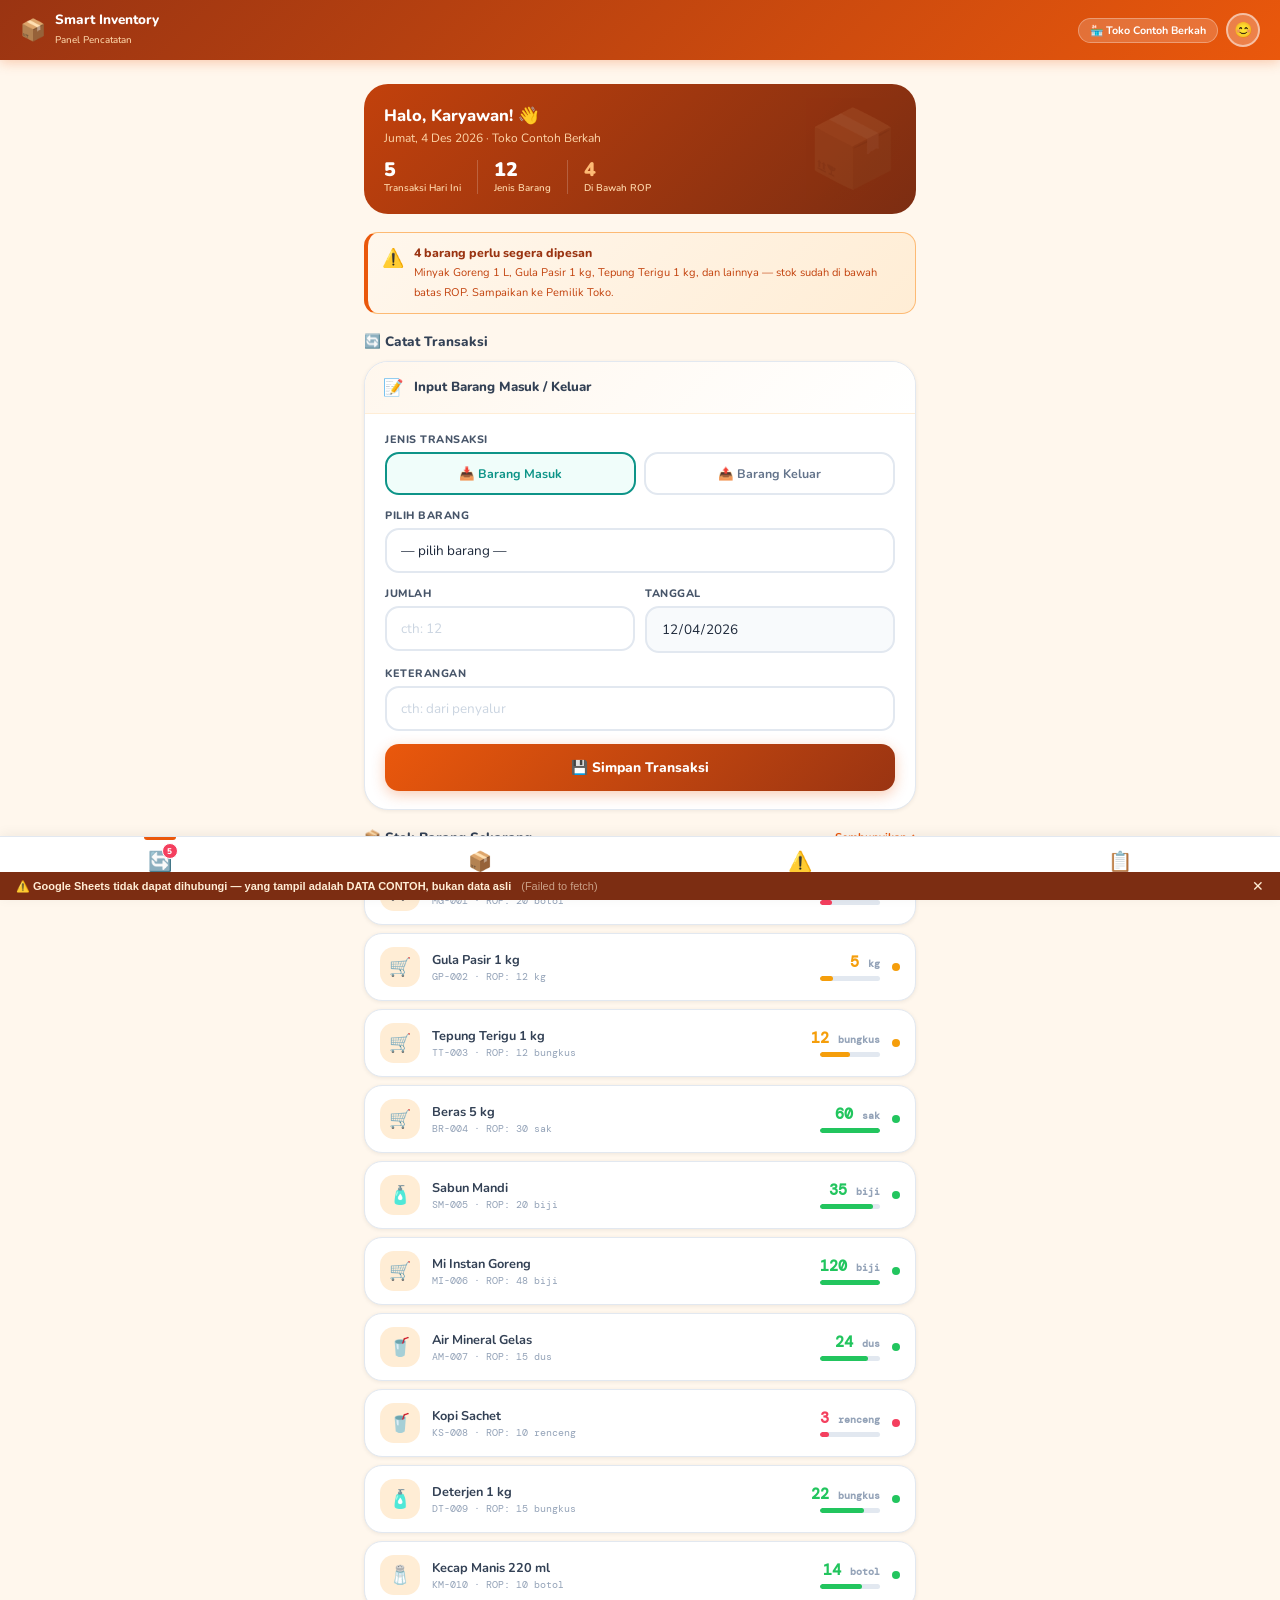
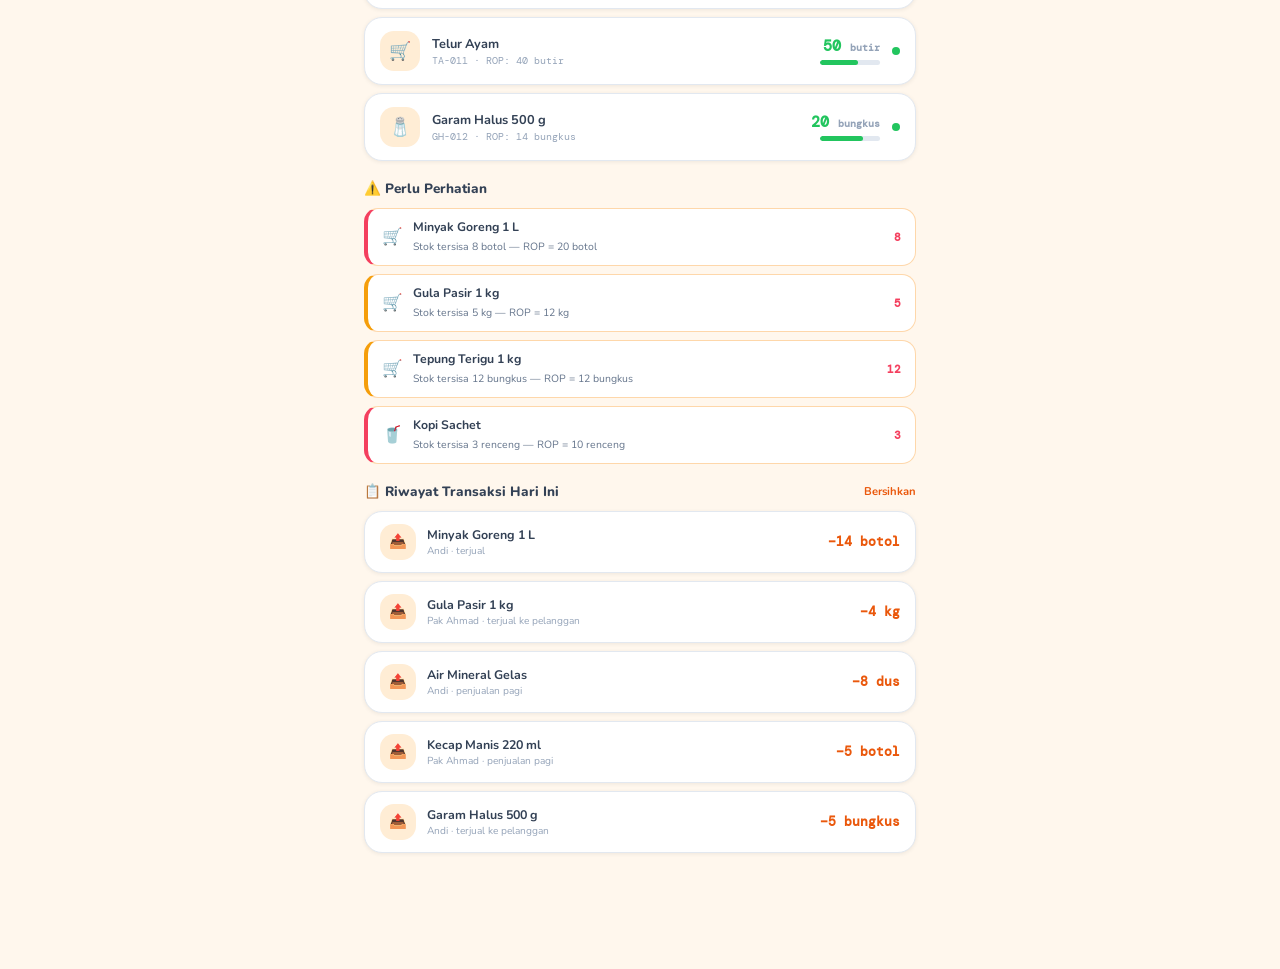
<file: karyawan.html>
<!DOCTYPE html>
<html lang="id">
<head>
  <meta charset="UTF-8" />
  <meta name="viewport" content="width=device-width, initial-scale=1.0" />
  <title>Karyawan — Smart Inventory UMKM Pangkep</title>
  <link rel="preconnect" href="https://fonts.googleapis.com" />
  <link href="https://fonts.googleapis.com/css2?family=Nunito:wght@400;500;600;700;800;900&family=DM+Mono:wght@400;500&display=swap" rel="stylesheet" />
  <style>
    :root {
      --or-900: #431407;
      --or-800: #7c2d12;
      --or-700: #9a3412;
      --or-600: #c2410c;
      --or-500: #ea580c;
      --or-400: #fb923c;
      --or-300: #fdba74;
      --or-200: #fed7aa;
      --or-100: #ffedd5;
      --or-50:  #fff7ed;

      --amber-500: #f59e0b;
      --amber-100: #fef3c7;

      --teal-500:  #0d9488;
      --teal-100:  #ccfbf1;
      --teal-50:   #f0fdfa;

      --green-500: #22c55e;
      --green-100: #dcfce7;

      --rose-500:  #f43f5e;
      --rose-100:  #ffe4e6;

      --slate-900: #0f172a;
      --slate-800: #1e293b;
      --slate-700: #334155;
      --slate-600: #475569;
      --slate-500: #64748b;
      --slate-400: #94a3b8;
      --slate-300: #cbd5e1;
      --slate-200: #e2e8f0;
      --slate-100: #f1f5f9;
      --slate-50:  #f8fafc;
      --white:     #ffffff;

      --r-sm: 10px; --r-md: 14px; --r-lg: 18px; --r-xl: 24px;
      --shd-sm: 0 1px 4px rgba(0,0,0,.07);
      --shd-md: 0 4px 14px rgba(0,0,0,.10);
    }
    *, *::before, *::after { box-sizing: border-box; margin: 0; padding: 0; }
    html { font-size: 15px; }
    body { font-family: 'Nunito', sans-serif; background: #fff7ed; color: var(--slate-800); min-height: 100vh; }

    /* ── TOP NAVBAR (mobile-first style, simple) ── */
    .navbar {
      background: linear-gradient(135deg, var(--or-700), var(--or-500));
      padding: 0 20px;
      height: 60px;
      display: flex;
      align-items: center;
      gap: 12px;
      position: sticky;
      top: 0;
      z-index: 100;
      box-shadow: 0 2px 12px rgba(234,88,12,.3);
    }
    .nav-logo { display: flex; align-items: center; gap: 9px; flex: 1; }
    .nav-logo-ico { font-size: 1.4rem; }
    .nav-logo-txt strong { display: block; font-size: .9rem; font-weight: 800; color: white; line-height: 1.2; }
    .nav-logo-txt span   { font-size: .65rem; color: var(--or-200); font-weight: 500; }
    .nav-right { display: flex; align-items: center; gap: 8px; }
    .nav-store { font-size: .72rem; font-weight: 700; padding: 4px 11px; border-radius: 20px; background: rgba(255,255,255,.18); color: white; border: 1px solid rgba(255,255,255,.3); }
    .nav-avatar { width: 34px; height: 34px; border-radius: 50%; background: rgba(255,255,255,.25); border: 2px solid rgba(255,255,255,.5); display: grid; place-items: center; font-size: 1rem; cursor: pointer; }

    /* ── BOTTOM NAV (mobile-style) ── */
    .bottom-nav {
      position: fixed;
      bottom: 0; left: 0; right: 0;
      height: 64px;
      background: var(--white);
      border-top: 1px solid var(--slate-200);
      display: flex;
      z-index: 100;
      box-shadow: 0 -2px 12px rgba(0,0,0,.06);
    }
    .bn-item {
      flex: 1; display: flex; flex-direction: column; align-items: center; justify-content: center;
      gap: 3px; cursor: pointer; transition: color .15s; color: var(--slate-400);
      font-size: .62rem; font-weight: 700; text-transform: uppercase; letter-spacing: .4px;
      position: relative;
    }
    .bn-item:hover { color: var(--or-500); }
    .bn-item.active { color: var(--or-600); }
    .bn-item.active::before { content: ''; position: absolute; top: 0; left: 50%; transform: translateX(-50%); width: 32px; height: 3px; background: var(--or-500); border-radius: 0 0 3px 3px; }
    .bn-ico { font-size: 1.3rem; }
    .bn-badge { position: absolute; top: 6px; right: calc(50% - 18px); background: var(--rose-500); color: white; font-size: .55rem; font-weight: 800; width: 16px; height: 16px; border-radius: 50%; display: grid; place-items: center; border: 1.5px solid white; }

    /* ── PAGE WRAPPER ── */
    .page-wrap { padding: 20px 16px 88px; max-width: 600px; margin: 0 auto; display: flex; flex-direction: column; gap: 18px; }

    /* ── GREETING CARD ── */
    .greeting {
      background: linear-gradient(135deg, var(--or-600), var(--or-800));
      border-radius: var(--r-xl);
      padding: 20px;
      color: white;
      position: relative;
      overflow: hidden;
    }
    .greeting::before {
      content: '📦';
      position: absolute; right: 16px; top: 50%; transform: translateY(-50%);
      font-size: 5rem; opacity: .12;
    }
    .greeting h2 { font-size: 1.1rem; font-weight: 800; }
    .greeting p  { font-size: .8rem; color: var(--or-200); margin-top: 3px; }
    .greeting-stats { display: flex; gap: 16px; margin-top: 14px; }
    .g-stat { display: flex; flex-direction: column; }
    .g-stat strong { font-size: 1.3rem; font-weight: 900; line-height: 1; }
    .g-stat span   { font-size: .65rem; color: var(--or-200); font-weight: 600; margin-top: 1px; }
    .g-divider { width: 1px; background: rgba(255,255,255,.2); }

    /* ── ALERT ── */
    .alert-kritis {
      background: linear-gradient(135deg, #fff7ed, #ffedd5);
      border: 1.5px solid var(--or-300);
      border-left: 4px solid var(--or-500);
      border-radius: var(--r-md);
      padding: 12px 14px;
      display: flex; align-items: flex-start; gap: 10px;
      animation: slideUp .3s ease;
    }
    @keyframes slideUp { from{opacity:0;transform:translateY(8px)} to{opacity:1;transform:translateY(0)} }
    .ak-ico  { font-size: 1.2rem; flex-shrink: 0; margin-top: 1px; }
    .ak-body strong { display: block; font-size: .82rem; font-weight: 800; color: var(--or-700); }
    .ak-body span   { font-size: .74rem; color: var(--or-600); }

    /* ── SECTION HEADER ── */
    .sec-head { display: flex; align-items: center; justify-content: space-between; }
    .sec-head h3 { font-size: .9rem; font-weight: 800; color: var(--slate-700); }
    .sec-head a  { font-size: .75rem; font-weight: 700; color: var(--or-500); cursor: pointer; text-decoration: none; }

    /* ── FORM CARD ── */
    .form-card {
      background: var(--white);
      border-radius: var(--r-xl);
      box-shadow: var(--shd-sm);
      border: 1px solid var(--slate-200);
      overflow: hidden;
    }
    .form-card-head {
      padding: 14px 18px;
      background: linear-gradient(135deg, var(--or-50), #fff);
      border-bottom: 1px solid var(--or-100);
      display: flex; align-items: center; gap: 10px;
    }
    .form-card-head span { font-size: 1.1rem; }
    .form-card-head h3  { font-size: .88rem; font-weight: 800; color: var(--slate-700); }
    .form-body { padding: 16px 18px; display: flex; flex-direction: column; gap: 13px; }

    /* ── TYPE TOGGLE ── */
    .type-toggle { display: grid; grid-template-columns: 1fr 1fr; gap: 8px; }
    .tt-btn {
      padding: 11px 8px; border-radius: var(--r-md); border: 2px solid var(--slate-200);
      background: transparent; font-family: inherit; font-size: .83rem; font-weight: 700;
      cursor: pointer; transition: all .15s; display: flex; align-items: center; justify-content: center; gap: 7px;
      color: var(--slate-500);
    }
    .tt-btn.a-masuk  { border-color: var(--teal-500); background: var(--teal-50);  color: var(--teal-500); }
    .tt-btn.a-keluar { border-color: var(--or-500);   background: var(--or-50);   color: var(--or-600);  }

    /* ── FORM GROUP ── */
    .fg { display: flex; flex-direction: column; gap: 5px; }
    .fl { font-size: .72rem; font-weight: 800; color: var(--slate-600); text-transform: uppercase; letter-spacing: .5px; }
    .fc {
      width: 100%; padding: 11px 14px;
      border: 2px solid var(--slate-200); border-radius: var(--r-md);
      font-family: inherit; font-size: .9rem; color: var(--slate-800);
      background: var(--white); outline: none; transition: border-color .15s, box-shadow .15s;
      -webkit-appearance: none;
    }
    .fc:focus { border-color: var(--or-400); box-shadow: 0 0 0 3px rgba(251,146,60,.15); }
    .fc::placeholder { color: var(--slate-300); }
    .fc-row { display: grid; grid-template-columns: 1fr 1fr; gap: 10px; }

    /* ── STOK INFO BOX ── */
    .stok-info {
      display: none;
      background: var(--slate-50); border: 1px solid var(--slate-200);
      border-radius: var(--r-md); padding: 10px 14px;
      gap: 10px; align-items: center;
    }
    .stok-info.show { display: flex; }
    .si-label { font-size: .72rem; color: var(--slate-500); font-weight: 600; text-transform: uppercase; }
    .si-val   { font-size: 1.1rem; font-weight: 900; font-family: 'DM Mono',monospace; }
    .si-unit  { font-size: .72rem; color: var(--slate-400); }
    .si-divider { width: 1px; background: var(--slate-200); align-self: stretch; }

    /* ── SUBMIT BTN ── */
    .btn-submit {
      width: 100%; padding: 14px;
      background: linear-gradient(135deg, var(--or-500), var(--or-700));
      color: white; border: none; border-radius: var(--r-md);
      font-family: inherit; font-size: .92rem; font-weight: 800;
      cursor: pointer; transition: opacity .15s, transform .12s;
      display: flex; align-items: center; justify-content: center; gap: 9px;
      box-shadow: 0 4px 14px rgba(234,88,12,.3);
    }
    .btn-submit:hover  { opacity: .92; }
    .btn-submit:active { transform: scale(.97); }
    .btn-submit.success { background: var(--green-500); box-shadow: 0 4px 14px rgba(34,197,94,.3); }

    /* ── STOK LIST ── */
    .stok-grid { display: flex; flex-direction: column; gap: 8px; }
    .stok-card {
      background: var(--white); border-radius: var(--r-lg);
      border: 1px solid var(--slate-200); padding: 13px 15px;
      display: flex; align-items: center; gap: 12px;
      box-shadow: var(--shd-sm); transition: transform .15s, box-shadow .15s;
      cursor: pointer;
    }
    .stok-card:hover { transform: translateY(-1px); box-shadow: var(--shd-md); }
    .stok-card-ico {
      width: 40px; height: 40px; border-radius: var(--r-md);
      display: grid; place-items: center; font-size: 1.2rem; flex-shrink: 0;
    }
    .stok-card-body { flex: 1; min-width: 0; }
    .stok-card-name { font-size: .85rem; font-weight: 700; color: var(--slate-700); white-space: nowrap; overflow: hidden; text-overflow: ellipsis; }
    .stok-card-sku  { font-size: .67rem; color: var(--slate-400); font-family: 'DM Mono',monospace; margin-top: 1px; }
    .stok-card-right { display: flex; flex-direction: column; align-items: flex-end; gap: 4px; }
    .stok-num { font-size: 1rem; font-weight: 900; font-family: 'DM Mono',monospace; }
    .stok-bar { width: 60px; height: 5px; background: var(--slate-200); border-radius: 3px; overflow: hidden; }
    .stok-bar-fill { height: 100%; border-radius: 3px; }

    /* STATUS */
    .status-dot { width: 8px; height: 8px; border-radius: 50%; flex-shrink: 0; }
    .s-aman   { background: var(--green-500); }
    .s-segera { background: var(--amber-500); }
    .s-kritis { background: var(--rose-500); }

    /* ── RIWAYAT ── */
    .riwayat-list { display: flex; flex-direction: column; gap: 8px; }
    .rwt-item {
      background: var(--white); border-radius: var(--r-lg);
      border: 1px solid var(--slate-200); padding: 12px 15px;
      display: flex; align-items: center; gap: 11px;
      box-shadow: var(--shd-sm);
    }
    .rwt-badge {
      width: 36px; height: 36px; border-radius: var(--r-md);
      display: grid; place-items: center; font-size: .95rem; flex-shrink: 0;
    }
    .rb-masuk  { background: var(--teal-100); }
    .rb-keluar { background: var(--or-100); }
    .rwt-body { flex: 1; min-width: 0; }
    .rwt-name { font-size: .83rem; font-weight: 700; color: var(--slate-700); white-space: nowrap; overflow: hidden; text-overflow: ellipsis; }
    .rwt-meta { font-size: .68rem; color: var(--slate-400); margin-top: 1px; }
    .rwt-qty {
      font-size: .85rem; font-weight: 800; font-family: 'DM Mono',monospace;
      white-space: nowrap;
    }
    .rq-masuk  { color: var(--teal-500); }
    .rq-keluar { color: var(--or-500); }

    /* ── EMPTY STATE ── */
    .empty-state { text-align: center; padding: 32px 16px; color: var(--slate-400); }
    .empty-state .e-ico { font-size: 2.5rem; margin-bottom: 8px; }
    .empty-state p { font-size: .82rem; }

    /* ── STOK KRITIS CHIPS ── */
    .kritis-chips { display: flex; flex-direction: column; gap: 8px; }
    .kritis-chip {
      background: var(--white); border: 1.5px solid var(--or-200);
      border-left: 4px solid var(--or-500);
      border-radius: var(--r-md); padding: 10px 14px;
      display: flex; align-items: center; gap: 10px;
    }
    .kc-ico { font-size: 1.1rem; }
    .kc-body { flex: 1; }
    .kc-body strong { display: block; font-size: .82rem; font-weight: 700; color: var(--slate-700); }
    .kc-body span   { font-size: .7rem; color: var(--slate-500); }
    .kc-stok { font-size: .75rem; font-weight: 800; color: var(--rose-500); font-family: 'DM Mono',monospace; }

    ::-webkit-scrollbar { width: 4px; }
    ::-webkit-scrollbar-thumb { background: var(--slate-300); border-radius: 10px; }

    @media(min-width:600px) {
      .page-wrap { padding: 24px 24px 88px; }
      .form-body { padding: 18px 20px; }
    }
  </style>
  <script src="js/terms.js"></script>
  <script src="js/auth.js"></script>
  <script src="js/api.js"></script>
</head>
<body>

<!-- ═══ NAVBAR ═══ -->
<header class="navbar">
  <div class="nav-logo">
    <span class="nav-logo-ico">📦</span>
    <div class="nav-logo-txt">
      <strong>Smart Inventory</strong>
      <span>Panel Pencatatan</span>
    </div>
  </div>
  <div class="nav-right">
    <span class="nav-store" id="nav-store">—</span>
    <div class="nav-avatar" id="nav-avatar" title="">😊</div>
  </div>
</header>

<!-- ═══ CONTENT ═══ -->
<div class="page-wrap" id="page-wrap">

  <!-- GREETING -->
  <div class="greeting">
    <h2 id="greeting-nama">Halo! 👋</h2>
    <p id="greeting-date">—</p>
    <div class="greeting-stats">
      <div class="g-stat">
        <strong id="tx-today">0</strong>
        <span>Transaksi Hari Ini</span>
      </div>
      <div class="g-divider"></div>
      <div class="g-stat">
        <strong id="jml-barang">—</strong>
        <span>Jenis Barang</span>
      </div>
      <div class="g-divider"></div>
      <div class="g-stat">
        <strong id="kritis-count" style="color:var(--or-300)">—</strong>
        <span>Di Bawah ROP</span>
      </div>
    </div>
  </div>

  <!-- ALERT STOK KRITIS -->
  <div class="alert-kritis" id="alert-kritis" style="display:none">
    <span class="ak-ico">⚠️</span>
    <div class="ak-body">
      <strong id="ak-judul">—</strong>
      <span id="ak-ket">—</span>
    </div>
  </div>

  <!-- ── SECTION 1: FORM TRANSAKSI ── -->
  <div>
    <div class="sec-head" style="margin-bottom:10px">
      <h3>🔄 Catat Transaksi</h3>
    </div>

    <div class="form-card">
      <div class="form-card-head">
        <span>📝</span>
        <h3>Input Barang Masuk / Keluar</h3>
      </div>
      <div class="form-body">

        <!-- TYPE -->
        <div class="fg">
          <span class="fl">Jenis Transaksi</span>
          <div class="type-toggle">
            <button class="tt-btn a-masuk" id="btn-masuk" onclick="setType('masuk')">📥 Barang Masuk</button>
            <button class="tt-btn"         id="btn-keluar" onclick="setType('keluar')">📤 Barang Keluar</button>
          </div>
        </div>

        <!-- BARANG -->
        <div class="fg">
          <label class="fl">Pilih Barang</label>
          <select class="fc" id="sel-barang" onchange="updateStokInfo()">
            <option value="">— memuat barang… —</option>
          </select>
        </div>

        <!-- STOK INFO -->
        <div class="stok-info" id="stok-info">
          <div style="flex:1">
            <div class="si-label">Stok Sekarang</div>
            <div><span class="si-val" id="si-stok">—</span> <span class="si-unit" id="si-sat">—</span></div>
          </div>
          <div class="si-divider"></div>
          <div style="flex:1">
            <div class="si-label">Batas ROP</div>
            <div><span class="si-val" id="si-rop" style="color:var(--amber-500)">—</span> <span class="si-unit" id="si-sat2">—</span></div>
          </div>
          <div class="si-divider"></div>
          <div id="si-status-wrap">
            <div class="si-label">Status</div>
            <div id="si-status">—</div>
          </div>
        </div>

        <!-- JUMLAH + TANGGAL -->
        <div class="fc-row">
          <div class="fg">
            <label class="fl">Jumlah</label>
            <input class="fc" type="number" id="inp-jumlah" placeholder="cth: 12" min="1" inputmode="numeric" />
          </div>
          <div class="fg">
            <label class="fl">Tanggal</label>
            <input class="fc" type="date" id="inp-tgl" readonly title="Transaksi dicatat pada tanggal hari ini" style="background:var(--slate-50)" />
          </div>
        </div>

        <!-- KETERANGAN -->
        <div class="fg">
          <label class="fl">Keterangan</label>
          <input class="fc" type="text" id="inp-ket" placeholder="cth: dari penyalur" />
        </div>

        <button class="btn-submit" id="btn-submit" onclick="simpan()">
          💾 Simpan Transaksi
        </button>
      </div>
    </div>
  </div>

  <!-- ── SECTION 2: STOK BARANG ── -->
  <div>
    <div class="sec-head" style="margin-bottom:10px">
      <h3>📦 Stok Barang Sekarang</h3>
      <a onclick="toggleSection('stok')">Sembunyikan ↑</a>
    </div>
    <div id="sec-stok" class="stok-grid" id="stok-grid">
      <!-- diisi JS -->
    </div>
  </div>

  <!-- ── SECTION 3: STOK KRITIS ── -->
  <div>
    <div class="sec-head" style="margin-bottom:10px">
      <h3>⚠️ Perlu Perhatian</h3>
    </div>
    <div class="kritis-chips" id="kritis-chips">
      <!-- diisi JS -->
    </div>
  </div>

  <!-- ── SECTION 4: RIWAYAT TRANSAKSI ── -->
  <div>
    <div class="sec-head" style="margin-bottom:10px">
      <h3>📋 Riwayat Transaksi Hari Ini</h3>
      <a onclick="clearRiwayat()">Bersihkan</a>
    </div>
    <div class="riwayat-list" id="riwayat-list">
      <!-- diisi JS -->
    </div>
  </div>

</div>

<!-- ═══ BOTTOM NAV ═══ -->
<nav class="bottom-nav">
  <div class="bn-item active" onclick="setBN(this,'transaksi')">
    <span class="bn-ico">🔄</span>
    <span>Transaksi</span>
    <span class="bn-badge" id="bn-badge">0</span>
  </div>
  <div class="bn-item" onclick="setBN(this,'stok')">
    <span class="bn-ico">📦</span>
    <span>Stok</span>
  </div>
  <div class="bn-item" onclick="setBN(this,'kritis')">
    <span class="bn-ico">⚠️</span>
    <span>Kritis</span>
  </div>
  <div class="bn-item" onclick="setBN(this,'riwayat')">
    <span class="bn-ico">📋</span>
    <span>Riwayat</span>
  </div>
</nav>

<!-- ═══ SCRIPT ═══ -->
<script>
  /* ── DATA (dari API) ── */
  let barangList     = [];
  let riwayatHariIni = [];

  const KAT_ICO = {
    sembako:'🛒', minuman:'🥤', snack:'🍪', sabun:'🧴', bumbu:'🧂', rokok:'🚬', atk:'✏️',
    pupuk:'🧪', benih:'🌱', pestisida:'🧴', perlengkapan:'🧺'
  };
  const user   = (() => { try { return JSON.parse(sessionStorage.getItem('si_user') || '{}'); } catch { return {}; } })();
  const escH   = v => String(v ?? '').replace(/[&<>"']/g, c => ({'&':'&amp;','<':'&lt;','>':'&gt;','"':'&quot;',"'":'&#39;'}[c]));

  async function loadKaryawanData() {
    const tokoId = user.tokoId || 'TOKO-001';

    const [resB, resTx, resToko] = await Promise.all([
      API.getBarang(tokoId),
      API.getTransaksi(tokoId, 200),
      API.getToko(tokoId),
    ]);
    const toko = resToko.success && resToko.data[0] ? resToko.data[0] : null;
    if (toko) {
      document.getElementById('nav-store').textContent = `${SI.L.ikonUnit} ${toko.nama}`;
      document.getElementById('greeting-date').textContent = `${tglPanjang()} · ${toko.nama}`;
    }

    if (resB.success) {
      barangList = resB.data.map(b => ({
        id: b.id, sku: b.sku, nama: b.nama,
        stok: b.stok, rop: b.rop, sat: b.satuan,
        ico: KAT_ICO[b.kategori] || '📦',
      }));
      // isi dropdown
      const sel = document.getElementById('sel-barang');
      sel.innerHTML = '<option value="">— pilih barang —</option>' +
        barangList.map(b => `<option value="${escH(b.id)}" data-stok="${b.stok}" data-rop="${b.rop}" data-sat="${escH(b.sat)}">${escH(b.nama)}</option>`).join('');
      document.getElementById('jml-barang').textContent = barangList.length;
    }

    if (resTx.success) {
      const today = API.tglISO(new Date().toISOString());
      riwayatHariIni = resTx.data
        .filter(t => API.tglISO(t.tanggal) === today)
        .map(t => {
          const brg = barangList.find(b => b.id === t.barangId);
          return { type:t.jenis, nama: brg ? brg.nama : t.barangId, qty:t.jumlah, sat: brg ? brg.sat:'unit', waktu: t.waktu || t.oleh || '', ket:t.keterangan||'' };
        });
      txCount = riwayatHariIni.length;
      document.getElementById('tx-today').textContent = txCount;
      const badge = document.getElementById('bn-badge');
      badge.textContent = txCount;
      badge.style.display = txCount > 0 ? 'grid' : 'none';
    }

    renderStok(); renderKritis(); renderRiwayat();
  }

  let txCount = riwayatHariIni.length;
  let txType  = 'masuk';

  /* ── TANGGAL ── */
  const hArr = ['Minggu','Senin','Selasa','Rabu','Kamis','Jumat','Sabtu'];
  const bArr = ['Jan','Feb','Mar','Apr','Mei','Jun','Jul','Agu','Sep','Okt','Nov','Des'];
  const now  = new Date();
  function tglPanjang() { return `${hArr[now.getDay()]}, ${now.getDate()} ${bArr[now.getMonth()]} ${now.getFullYear()}`; }
  document.getElementById('greeting-date').textContent = tglPanjang();
  document.getElementById('greeting-nama').textContent = `Halo, ${(user.nama || ROLE_LABEL.karyawan).split(' ')[0]}! 👋`;
  document.getElementById('nav-avatar').title = `${user.nama || ''} · ${ROLE_LABEL.karyawan}`;
  document.getElementById('inp-tgl').value = API.tglISO(now.toISOString());
  document.getElementById('tx-today').textContent = txCount;
  document.getElementById('bn-badge').textContent = txCount;
  document.getElementById('bn-badge').style.display = txCount > 0 ? 'grid' : 'none';

  /* ── TX TYPE ── */
  function setType(t) {
    txType = t;
    document.getElementById('inp-ket').placeholder = t === 'masuk' ? SI.L.contohMasuk : SI.L.contohKeluar;
    const bM = document.getElementById('btn-masuk');
    const bK = document.getElementById('btn-keluar');
    bM.className = `tt-btn${t==='masuk' ? ' a-masuk' : ''}`;
    bK.className = `tt-btn${t==='keluar' ? ' a-keluar' : ''}`;
  }

  /* ── STOK INFO ── */
  function updateStokInfo() {
    const sel = document.getElementById('sel-barang');
    const opt = sel.options[sel.selectedIndex];
    const box = document.getElementById('stok-info');
    if (!sel.value) { box.classList.remove('show'); return; }
    const brg = barangList.find(b => b.id === sel.value) || {};
    const s   = parseInt(opt.dataset.stok || brg.stok || 0);
    const r   = parseInt(opt.dataset.rop  || brg.rop  || 0);
    const sat = opt.dataset.sat || brg.sat || 'unit';
    document.getElementById('si-stok').textContent = s;
    document.getElementById('si-rop').textContent  = r;
    document.getElementById('si-sat').textContent  = sat;
    document.getElementById('si-sat2').textContent = sat;
    let stLabel, stColor;
    if (s <= r * 0.4)   { stLabel = '🔴 Kritis';      stColor = 'var(--rose-500)'; }
    else if (s <= r)    { stLabel = '🟡 Segera Pesan'; stColor = 'var(--amber-500)'; }
    else                { stLabel = '🟢 Aman';         stColor = 'var(--green-500)'; }
    document.getElementById('si-status').innerHTML = `<span style="font-size:.78rem;font-weight:800;color:${stColor}">${stLabel}</span>`;
    box.classList.add('show');
  }

  /* ── SIMPAN ── */
  async function simpan() {
    const selBarang = document.getElementById('sel-barang');
    const jumlah    = document.getElementById('inp-jumlah').value;
    const ket       = document.getElementById('inp-ket').value;
    if (!selBarang.value || !jumlah || parseInt(jumlah) < 1) {
      alert('Lengkapi pilihan barang dan jumlah dulu ya! 😊');
      return;
    }

    const tokoId  = user.tokoId || 'TOKO-001';
    const btn     = document.getElementById('btn-submit');
    btn.innerHTML = '⏳ Menyimpan...';
    btn.disabled  = true;

    const res = await API.simpanTransaksi(tokoId, selBarang.value, txType, parseInt(jumlah), ket, user.nama || '');
    btn.disabled = false;

    if (res.success) {
      btn.innerHTML = '✅ Tersimpan!';
      btn.classList.add('success');
      setTimeout(async () => {
        btn.innerHTML = '💾 Simpan Transaksi';
        btn.classList.remove('success');
        selBarang.value = '';
        document.getElementById('inp-jumlah').value = '';
        document.getElementById('inp-ket').value    = '';
        document.getElementById('stok-info').classList.remove('show');
        await loadKaryawanData();
      }, 1500);
    } else {
      btn.innerHTML = '❌ Gagal';
      setTimeout(() => { btn.innerHTML = '💾 Simpan Transaksi'; }, 2000);
    }
  }

  /* ── RENDER STOK ── */
  function renderStok() {
    const el = document.getElementById('sec-stok');
    el.innerHTML = barangList.map(b => {
      const persen = Math.min(100, Math.round(b.stok / (b.rop * 2) * 100));
      let numColor, barColor, dotClass;
      if (b.stok <= b.rop * 0.4)   { numColor = 'var(--rose-500)'; barColor = 'var(--rose-500)'; dotClass = 's-kritis'; }
      else if (b.stok <= b.rop)    { numColor = 'var(--amber-500)'; barColor = 'var(--amber-500)'; dotClass = 's-segera'; }
      else                          { numColor = 'var(--green-500)'; barColor = 'var(--green-500)'; dotClass = 's-aman'; }
      return `<div class="stok-card" onclick="prefillForm('${escH(b.id)}')">
        <div class="stok-card-ico" style="background:var(--or-100)">${b.ico}</div>
        <div class="stok-card-body">
          <div class="stok-card-name">${b.nama}</div>
          <div class="stok-card-sku">${b.sku} · ROP: ${b.rop} ${b.sat}</div>
        </div>
        <div class="stok-card-right">
          <span class="stok-num" style="color:${numColor}">${b.stok} <span style="font-size:.65rem;font-weight:600;color:var(--slate-400)">${b.sat}</span></span>
          <div class="stok-bar"><div class="stok-bar-fill" style="width:${persen}%;background:${barColor}"></div></div>
        </div>
        <div class="status-dot ${dotClass}"></div>
      </div>`;
    }).join('');
  }

  /* ── PREFILL FORM ── */
  function prefillForm(id) {
    const sel = document.getElementById('sel-barang');
    for (let i = 0; i < sel.options.length; i++) {
      if (sel.options[i].value === id) { sel.selectedIndex = i; break; }
    }
    updateStokInfo();
    document.getElementById('inp-jumlah').focus();
    window.scrollTo({ top: 0, behavior: 'smooth' });
  }

  /* ── RENDER KRITIS ── */
  function renderKritis() {
    const kritis = barangList.filter(b => Number(b.rop) > 0 && b.stok <= b.rop);
    document.getElementById('kritis-count').textContent = kritis.length;
    const ak = document.getElementById('alert-kritis');
    if (kritis.length) {
      document.getElementById('ak-judul').textContent = `${kritis.length} barang perlu segera dipesan`;
      document.getElementById('ak-ket').textContent = `${kritis.slice(0,3).map(b => b.nama).join(', ')}${kritis.length > 3 ? ', dan lainnya' : ''} — stok sudah di bawah batas ROP. Sampaikan ke ${ROLE_LABEL.pemilik}.`;
      ak.style.display = '';
    } else ak.style.display = 'none';
    const el = document.getElementById('kritis-chips');
    if (kritis.length === 0) {
      el.innerHTML = `<div class="empty-state"><div class="e-ico">🎉</div><p>Semua stok dalam kondisi aman!</p></div>`;
      return;
    }
    el.innerHTML = kritis.map(b => {
      const isSangat = b.stok <= b.rop * 0.4;
      return `<div class="kritis-chip" style="border-left-color:${isSangat ? 'var(--rose-500)' : 'var(--amber-500)'}">
        <span class="kc-ico">${b.ico}</span>
        <div class="kc-body">
          <strong>${b.nama}</strong>
          <span>Stok tersisa ${b.stok} ${b.sat} — ROP = ${b.rop} ${b.sat}</span>
        </div>
        <span class="kc-stok">${b.stok}</span>
      </div>`;
    }).join('');
  }

  /* ── RENDER RIWAYAT ── */
  function renderRiwayat() {
    const el = document.getElementById('riwayat-list');
    if (riwayatHariIni.length === 0) {
      el.innerHTML = `<div class="empty-state"><div class="e-ico">📋</div><p>Belum ada transaksi hari ini</p></div>`;
      return;
    }
    el.innerHTML = riwayatHariIni.map(r => `
      <div class="rwt-item">
        <div class="rwt-badge ${r.type === 'masuk' ? 'rb-masuk' : 'rb-keluar'}">${r.type === 'masuk' ? '📥' : '📤'}</div>
        <div class="rwt-body">
          <div class="rwt-name">${r.nama}</div>
          <div class="rwt-meta">${r.waktu} ${r.ket ? '· ' + r.ket : ''}</div>
        </div>
        <span class="rwt-qty ${r.type === 'masuk' ? 'rq-masuk' : 'rq-keluar'}">${r.type === 'masuk' ? '+' : '−'}${r.qty} ${r.sat}</span>
      </div>`).join('');
  }

  /* ── CLEAR RIWAYAT ── */
  function clearRiwayat() {
    if (confirm('Bersihkan riwayat transaksi hari ini dari tampilan?')) {
      riwayatHariIni = [];
      renderRiwayat();
    }
  }

  /* ── BOTTOM NAV ── */
  function setBN(el, section) {
    document.querySelectorAll('.bn-item').forEach(x => x.classList.remove('active'));
    el.classList.add('active');
    const targets = {
      transaksi: document.querySelector('.form-card'),
      stok:      document.getElementById('sec-stok'),
      kritis:    document.getElementById('kritis-chips'),
      riwayat:   document.getElementById('riwayat-list'),
    };
    if (targets[section]) {
      targets[section].scrollIntoView({ behavior: 'smooth', block: 'start' });
    }
  }

  function toggleSection(id) {
    const el = document.getElementById('sec-' + id);
    if (el) el.style.display = el.style.display === 'none' ? '' : 'none';
  }

  /* ── INIT ── */
  loadKaryawanData();
</script>
</body>
</html>
</file>
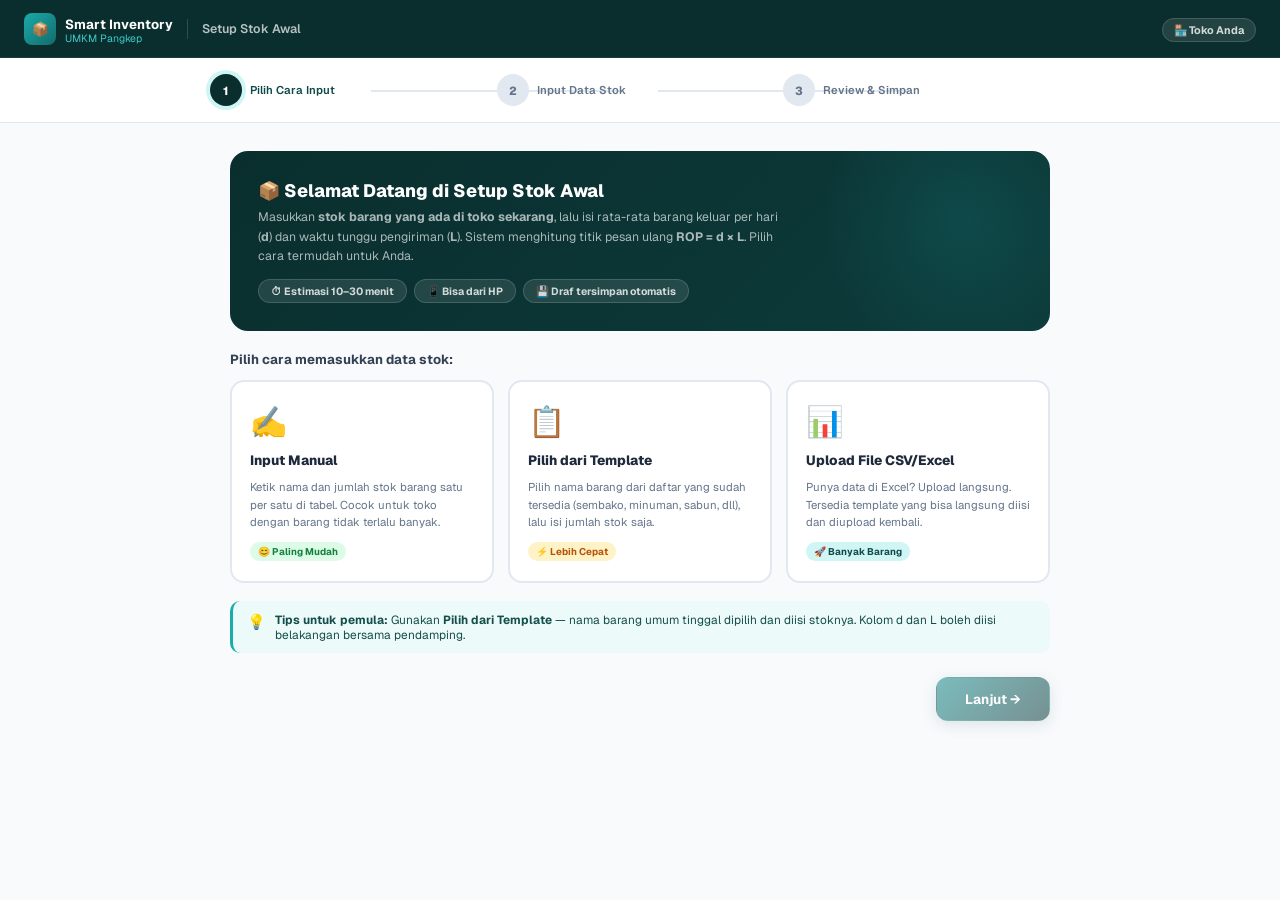
<file: setup-stok.html>
<!DOCTYPE html>
<html lang="id">
<head>
  <meta charset="UTF-8" />
  <meta name="viewport" content="width=device-width, initial-scale=1.0" />
  <title>Setup Stok Awal — Smart Inventory UMKM Pangkep</title>
  <link rel="preconnect" href="https://fonts.googleapis.com" />
  <link href="https://fonts.googleapis.com/css2?family=Geist:wght@400;500;600;700;800;900&family=Geist+Mono:wght@400;500&display=swap" rel="stylesheet" />
  <style>
    :root {
      --teal-900:#0a2e2e;--teal-800:#0d3b3b;--teal-700:#0f4a4a;--teal-600:#136b6b;
      --teal-500:#178a8a;--teal-400:#1aabab;--teal-300:#3ec9c9;--teal-200:#8ee8e8;
      --teal-100:#d0f5f5;--teal-50:#edfafa;
      --amber-500:#f59e0b;--amber-100:#fef3c7;--amber-50:#fffbeb;
      --rose-500:#ef4444;--rose-100:#fee2e2;
      --green-500:#22c55e;--green-400:#4ade80;--green-100:#dcfce7;--green-50:#f0fdf4;
      --slate-900:#0f172a;--slate-800:#1e293b;--slate-700:#334155;--slate-600:#475569;
      --slate-500:#64748b;--slate-400:#94a3b8;--slate-300:#cbd5e1;--slate-200:#e2e8f0;
      --slate-100:#f1f5f9;--slate-50:#f8fafc;--white:#ffffff;
    }
    *,*::before,*::after{box-sizing:border-box;margin:0;padding:0;}
    html{font-size:15px;scroll-behavior:smooth;}
    body{font-family:'Geist',sans-serif;background:var(--slate-50);color:var(--slate-800);min-height:100vh;}

    /* TOPBAR */
    .topbar{background:var(--teal-900);padding:0 24px;height:58px;display:flex;align-items:center;gap:14px;position:sticky;top:0;z-index:50;border-bottom:1px solid rgba(255,255,255,.08);}
    .tb-brand{display:flex;align-items:center;gap:9px;}
    .tb-ico{width:32px;height:32px;border-radius:8px;background:linear-gradient(135deg,var(--teal-400),var(--teal-600));display:grid;place-items:center;font-size:.9rem;}
    .tb-brand strong{font-size:.88rem;font-weight:700;color:var(--white);}
    .tb-brand span{font-size:.7rem;color:var(--teal-300);}
    .tb-sep{width:1px;height:20px;background:rgba(255,255,255,.15);}
    .tb-ttl{font-size:.83rem;font-weight:600;color:rgba(255,255,255,.7);}
    .tb-r{margin-left:auto;}
    .tb-store{font-size:.72rem;font-weight:700;padding:4px 11px;border-radius:20px;background:rgba(255,255,255,.1);border:1px solid rgba(255,255,255,.15);color:rgba(255,255,255,.8);}

    /* PROGRESS HEADER */
    .ph{background:var(--white);border-bottom:1px solid var(--slate-200);padding:16px 24px;}
    .ph-inner{max-width:860px;margin:0 auto;display:flex;align-items:center;}
    .sp{display:flex;align-items:center;gap:8px;flex:1;position:relative;}
    .sp::after{content:'';position:absolute;left:calc(50% + 18px);right:calc(-50% + 18px);height:2px;background:var(--slate-200);top:16px;z-index:0;}
    .sp:last-child::after{display:none;}
    .sp-c{width:32px;height:32px;border-radius:50%;display:grid;place-items:center;font-size:.78rem;font-weight:800;flex-shrink:0;position:relative;z-index:1;transition:all .3s;}
    .sp-c.done{background:var(--teal-500);color:white;}
    .sp-c.active{background:var(--teal-900);color:white;box-shadow:0 0 0 4px var(--teal-100);}
    .sp-c.pending{background:var(--slate-200);color:var(--slate-500);}
    .sp-l{font-size:.75rem;font-weight:600;color:var(--slate-500);}
    .sp-l.active{color:var(--teal-700);}
    .sp-l.done{color:var(--slate-400);}

    /* MAIN */
    .main{max-width:860px;margin:0 auto;padding:28px 20px 80px;}
    .panel{display:none;animation:up .3s ease both;}
    .panel.active{display:block;}
    @keyframes up{from{opacity:0;transform:translateY(10px)}to{opacity:1;transform:translateY(0)}}

    /* INTRO CARD */
    .intro{background:linear-gradient(135deg,var(--teal-900),var(--teal-800));border-radius:18px;padding:28px;color:white;margin-bottom:20px;position:relative;overflow:hidden;}
    .intro::before{content:'';position:absolute;width:280px;height:280px;border-radius:50%;background:radial-gradient(circle,rgba(26,171,171,.15) 0%,transparent 70%);top:-70px;right:-50px;pointer-events:none;}
    .intro h2{font-size:1.2rem;font-weight:800;margin-bottom:6px;}
    .intro p{font-size:.82rem;color:rgba(255,255,255,.65);line-height:1.6;max-width:520px;}
    .intro-chips{display:flex;flex-wrap:wrap;gap:7px;margin-top:12px;}
    .ichip{font-size:.7rem;font-weight:700;padding:4px 12px;border-radius:20px;background:rgba(255,255,255,.1);border:1px solid rgba(255,255,255,.15);color:rgba(255,255,255,.8);}

    /* METHOD GRID */
    .method-grid{display:grid;grid-template-columns:1fr 1fr 1fr;gap:14px;margin-bottom:18px;}
    .mc{background:var(--white);border:2px solid var(--slate-200);border-radius:14px;padding:20px 18px;cursor:pointer;transition:all .2s;display:flex;flex-direction:column;gap:10px;}
    .mc:hover{border-color:var(--teal-300);box-shadow:0 4px 16px rgba(26,171,171,.08);}
    .mc.sel{border-color:var(--teal-400);background:var(--teal-50);box-shadow:0 4px 20px rgba(26,171,171,.12);}
    .mc-ico{font-size:2rem;}
    .mc-ttl{font-size:.9rem;font-weight:800;color:var(--slate-800);}
    .mc-desc{font-size:.76rem;color:var(--slate-500);line-height:1.55;}
    .mc-badge{font-size:.65rem;font-weight:700;padding:3px 8px;border-radius:20px;align-self:flex-start;margin-top:auto;}
    .mb-easy{background:var(--green-100);color:#15803d;}
    .mb-mid{background:var(--amber-100);color:#b45309;}
    .mb-fast{background:var(--teal-100);color:var(--teal-700);}

    /* CARD */
    .card{background:var(--white);border-radius:16px;border:1px solid var(--slate-200);box-shadow:0 1px 4px rgba(0,0,0,.05);overflow:hidden;margin-bottom:16px;}
    .ch{padding:14px 20px;border-bottom:1px solid var(--slate-100);display:flex;align-items:center;gap:10px;}
    .ch h3{flex:1;font-size:.9rem;font-weight:700;color:var(--slate-800);}
    .ch p{font-size:.72rem;color:var(--slate-400);}
    .cb{padding:16px 20px;}

    /* FORM */
    .fg{display:flex;flex-direction:column;gap:5px;margin-bottom:12px;}
    .fl{font-size:.7rem;font-weight:700;color:var(--slate-600);text-transform:uppercase;letter-spacing:.5px;}
    .fc{width:100%;padding:10px 13px;border:1.5px solid var(--slate-200);border-radius:10px;font-family:inherit;font-size:.87rem;color:var(--slate-800);background:var(--white);outline:none;transition:border-color .15s,box-shadow .15s;-webkit-appearance:none;}
    .fc:focus{border-color:var(--teal-400);box-shadow:0 0 0 3px rgba(26,171,171,.1);}
    .fc::placeholder{color:var(--slate-300);}

    /* INPUT TABLE */
    .tw{overflow-x:auto;}
    .it{width:100%;border-collapse:collapse;min-width:580px;}
    .it thead th{background:var(--slate-50);padding:9px 10px;font-size:.65rem;font-weight:700;text-transform:uppercase;letter-spacing:.6px;color:var(--slate-500);text-align:left;white-space:nowrap;}
    .it thead th.req::after{content:' *';color:var(--rose-500);}
    .it tbody tr{border-top:1px solid var(--slate-100);}
    .it tbody tr:hover{background:var(--slate-50);}
    .it tbody td{padding:5px 6px;}
    .tc{width:100%;padding:7px 10px;border:1.5px solid var(--slate-200);border-radius:8px;font-family:'Geist Mono',monospace;font-size:.78rem;color:var(--slate-800);background:var(--white);outline:none;transition:border-color .12s;}
    .tc:focus{border-color:var(--teal-400);background:var(--teal-50);}
    .tc-no{text-align:center;width:44px;}
    .rd{width:30px;height:30px;border-radius:7px;border:1px solid var(--slate-200);background:transparent;cursor:pointer;display:grid;place-items:center;font-size:.85rem;color:var(--slate-400);transition:all .12s;}
    .rd:hover{background:var(--rose-100);border-color:#fecdd3;color:var(--rose-500);}
    .add-btn{display:flex;align-items:center;justify-content:center;gap:7px;padding:9px 16px;border-radius:9px;border:1.5px dashed var(--teal-300);background:transparent;font-family:inherit;font-size:.8rem;font-weight:700;color:var(--teal-600);cursor:pointer;transition:all .14s;width:100%;margin-top:8px;}
    .add-btn:hover{background:var(--teal-50);border-style:solid;}

    /* TEMPLATE */
    .qcats{display:flex;flex-wrap:wrap;gap:7px;margin-bottom:14px;}
    .qc{padding:5px 13px;border-radius:20px;border:1.5px solid var(--slate-200);background:var(--white);font-family:inherit;font-size:.76rem;font-weight:600;color:var(--slate-600);cursor:pointer;transition:all .13s;}
    .qc:hover,.qc.on{border-color:var(--teal-400);color:var(--teal-700);background:var(--teal-50);}
    .tgrid{display:grid;grid-template-columns:repeat(3,1fr);gap:8px;margin-bottom:14px;}
    .ti{display:flex;align-items:center;gap:8px;padding:8px 11px;border-radius:9px;border:1.5px solid var(--slate-200);background:var(--white);cursor:pointer;transition:all .13s;}
    .ti:hover{border-color:var(--teal-300);background:var(--teal-50);}
    .ti.on{border-color:var(--green-400);background:var(--green-50);}
    .ti-ico{font-size:1rem;flex-shrink:0;}
    .ti-name{font-size:.76rem;font-weight:600;color:var(--slate-700);}
    .ti-sat{font-size:.65rem;color:var(--slate-400);font-family:'Geist Mono',monospace;}
    .ti-ck{margin-left:auto;font-size:.75rem;color:var(--green-500);display:none;}
    .ti.on .ti-ck{display:block;}

    /* DROP ZONE */
    .dz{border:2px dashed var(--teal-300);border-radius:14px;padding:36px 20px;text-align:center;cursor:pointer;transition:all .2s;background:var(--teal-50);}
    .dz:hover,.dz.drag{border-color:var(--teal-500);background:var(--teal-100);}
    .dz-ico{font-size:2.5rem;margin-bottom:10px;}
    .dz-ttl{font-size:.92rem;font-weight:700;color:var(--teal-700);margin-bottom:4px;}
    .dz-sub{font-size:.76rem;color:var(--teal-600);}
    .dz-btn{display:inline-block;margin-top:12px;padding:8px 20px;border-radius:9px;background:var(--teal-600);color:white;font-family:inherit;font-size:.8rem;font-weight:700;cursor:pointer;border:none;transition:opacity .14s;}
    .dz-btn:hover{opacity:.88;}
    #file-input{display:none;}
    .tpl-link{display:inline-flex;align-items:center;gap:6px;font-size:.76rem;font-weight:700;color:var(--teal-600);cursor:pointer;margin-top:10px;text-decoration:underline;}

    /* PREVIEW TABLE */
    .ptbl{width:100%;border-collapse:collapse;font-size:.78rem;}
    .ptbl th{background:var(--teal-50);padding:8px 12px;font-size:.65rem;font-weight:700;text-transform:uppercase;letter-spacing:.6px;color:var(--teal-700);text-align:left;}
    .ptbl td{padding:8px 12px;border-top:1px solid var(--slate-100);color:var(--slate-700);}
    .ptbl tr:hover td{background:var(--slate-50);}
    .ok{color:var(--green-500);font-weight:700;}
    .er{color:var(--rose-500);font-weight:700;}

    /* REVIEW STATS */
    .rstats{display:grid;grid-template-columns:repeat(4,1fr);gap:12px;margin-bottom:20px;}
    .rsc{background:var(--white);border-radius:12px;padding:14px 16px;border:1px solid var(--slate-200);text-align:center;}
    .rsc-v{font-size:1.5rem;font-weight:900;color:var(--teal-700);line-height:1;}
    .rsc-l{font-size:.7rem;color:var(--slate-500);margin-top:4px;}

    /* UPLOAD PROGRESS */
    .up{display:none;background:var(--white);border-radius:14px;border:1px solid var(--slate-200);padding:28px 24px;text-align:center;}
    .up.show{display:block;}
    .up-spin{width:48px;height:48px;border-radius:50%;border:4px solid var(--teal-100);border-top-color:var(--teal-500);animation:spin .8s linear infinite;margin:0 auto 16px;}
    @keyframes spin{to{transform:rotate(360deg)}}
    .up-ttl{font-size:1rem;font-weight:700;color:var(--slate-700);margin-bottom:6px;}
    .up-sub{font-size:.8rem;color:var(--slate-500);}
    .up-bw{height:8px;background:var(--slate-200);border-radius:20px;overflow:hidden;margin:16px 0 6px;}
    .up-b{height:100%;background:linear-gradient(90deg,var(--teal-400),var(--teal-600));border-radius:20px;width:0;transition:width .4s ease;}
    .up-pct{font-size:.76rem;font-family:'Geist Mono',monospace;color:var(--slate-500);}

    /* SUCCESS */
    .suc{display:none;text-align:center;padding:40px 24px;}
    .suc.show{display:block;animation:up .4s ease both;}
    .suc-ico{font-size:3.5rem;margin-bottom:14px;}
    .suc h2{font-size:1.3rem;font-weight:800;color:var(--slate-800);margin-bottom:6px;}
    .suc p{font-size:.85rem;color:var(--slate-500);margin-bottom:20px;}
    .suc-next{display:flex;justify-content:center;gap:10px;flex-wrap:wrap;}

    /* BUTTONS */
    .btn{display:inline-flex;align-items:center;justify-content:center;gap:7px;padding:10px 20px;border-radius:10px;border:1.5px solid transparent;font-family:inherit;font-size:.85rem;font-weight:700;cursor:pointer;transition:all .14s;text-decoration:none;white-space:nowrap;}
    .btn:active{transform:scale(.97);}
    .btn:disabled{opacity:.55;cursor:not-allowed;}
    .bp{background:linear-gradient(135deg,var(--teal-500),var(--teal-800));color:white;box-shadow:0 4px 14px rgba(15,74,74,.2);}
    .bp:hover{opacity:.9;}
    .bs{background:transparent;color:var(--teal-600);border-color:var(--teal-300);}
    .bs:hover{background:var(--teal-50);}
    .bg{background:transparent;color:var(--slate-600);border-color:var(--slate-200);}
    .bg:hover{background:var(--slate-100);}
    .bsuc{background:var(--green-500);color:white;}
    .bsuc:hover{opacity:.9;}
    .blg{padding:12px 28px;font-size:.9rem;border-radius:12px;}

    /* INFO BOX */
    .ib{border-radius:10px;padding:11px 14px;margin:12px 0;display:flex;gap:9px;font-size:.79rem;}
    .ib-ico{font-size:1rem;flex-shrink:0;}
    .it1{background:var(--teal-50);border-left:3px solid var(--teal-400);color:#134e4a;}
    .it2{background:var(--amber-50);border-left:3px solid var(--amber-500);color:#78350f;}
    .it3{background:var(--slate-100);border-left:3px solid var(--slate-400);color:var(--slate-700);}

    /* NAV ROW */
    .nr{display:flex;align-items:center;justify-content:space-between;margin-top:24px;}
    .nr-r{display:flex;gap:10px;margin-left:auto;}

    /* BADGE */
    .badge{display:inline-flex;align-items:center;gap:3px;padding:2px 8px;border-radius:20px;font-size:.66rem;font-weight:700;}
    .b-g{background:var(--green-100);color:#15803d;}
    .b-a{background:var(--amber-100);color:#b45309;}
    .b-r{background:var(--rose-100);color:var(--rose-500);}

    ::-webkit-scrollbar{width:5px;height:5px;}
    ::-webkit-scrollbar-thumb{background:var(--slate-300);border-radius:20px;}

    @media(max-width:760px){
      .method-grid,.tgrid{grid-template-columns:1fr 1fr;}
      .rstats{grid-template-columns:1fr 1fr;}
      .main{padding:16px 14px 60px;}
    }
    @media(max-width:480px){
      .method-grid{grid-template-columns:1fr;}
      .tgrid{grid-template-columns:1fr 1fr;}
    }
  </style>
  <script src="js/terms.js"></script>
  <script src="js/auth.js"></script>
  <script src="js/api.js"></script>
</head>
<body>

<!-- TOPBAR -->
<header class="topbar">
  <div class="tb-brand">
    <div class="tb-ico">📦</div>
    <div><strong>Smart Inventory</strong><span style="display:block;line-height:1">UMKM Pangkep</span></div>
  </div>
  <div class="tb-sep"></div>
  <span class="tb-ttl">Setup Stok Awal</span>
  <div class="tb-r"><span class="tb-store" id="lbl-toko">🏪 Toko Anda</span></div>
</header>

<!-- PROGRESS -->
<div class="ph"><div class="ph-inner" id="ph-steps"></div></div>

<!-- MAIN -->
<main class="main">

  <!-- STEP 1: PILIH METODE -->
  <div class="panel active" id="p1">
    <div class="intro">
      <h2>📦 Selamat Datang di Setup Stok Awal</h2>
      <p>Masukkan <strong>stok barang yang ada di toko sekarang</strong>, lalu isi rata-rata barang keluar per hari (<strong>d</strong>) dan waktu tunggu pengiriman (<strong>L</strong>). Sistem menghitung titik pesan ulang <strong>ROP = d × L</strong>. Pilih cara termudah untuk Anda.</p>
      <div class="intro-chips">
        <span class="ichip">⏱ Estimasi 10–30 menit</span>
        <span class="ichip">📱 Bisa dari HP</span>
        <span class="ichip">💾 Draf tersimpan otomatis</span>
      </div>
    </div>

    <div style="font-size:.88rem;font-weight:700;color:var(--slate-700);margin-bottom:12px">Pilih cara memasukkan data stok:</div>

    <div class="method-grid">
      <div class="mc" onclick="pilihMetode('manual',this)">
        <div class="mc-ico">✍️</div>
        <div class="mc-ttl">Input Manual</div>
        <div class="mc-desc">Ketik nama dan jumlah stok barang satu per satu di tabel. Cocok untuk toko dengan barang tidak terlalu banyak.</div>
        <span class="mc-badge mb-easy">😊 Paling Mudah</span>
      </div>
      <div class="mc" onclick="pilihMetode('template',this)">
        <div class="mc-ico">📋</div>
        <div class="mc-ttl">Pilih dari Template</div>
        <div class="mc-desc">Pilih nama barang dari daftar yang sudah tersedia (<span data-only="umkm">sembako, minuman, sabun, dll</span><span data-only="poktan">pupuk, benih, pestisida, dll</span>), lalu isi jumlah stok saja.</div>
        <span class="mc-badge mb-mid">⚡ Lebih Cepat</span>
      </div>
      <div class="mc" onclick="pilihMetode('csv',this)">
        <div class="mc-ico">📊</div>
        <div class="mc-ttl">Upload File CSV/Excel</div>
        <div class="mc-desc">Punya data di Excel? Upload langsung. Tersedia template yang bisa langsung diisi dan diupload kembali.</div>
        <span class="mc-badge mb-fast">🚀 Banyak Barang</span>
      </div>
    </div>

    <div class="ib it1"><span class="ib-ico">💡</span><div><strong>Tips untuk pemula:</strong> Gunakan <strong>Pilih dari Template</strong> — nama barang umum tinggal dipilih dan diisi stoknya. Kolom d dan L boleh diisi belakangan bersama pendamping.</div></div>

    <div class="nr">
      <div></div>
      <button class="btn bp blg" onclick="keStep(2)" id="btn-next1" disabled>Lanjut →</button>
    </div>
  </div>

  <!-- STEP 2: INPUT DATA -->
  <div class="panel" id="p2">

    <!-- 2A: MANUAL -->
    <div id="sub-manual" style="display:none">
      <div class="card">
        <div class="ch"><h3>✍️ Input Stok Barang Manual</h3><p id="cnt-manual">0 barang</p></div>
        <div class="cb">
          <div class="ib it3"><span class="ib-ico">ℹ️</span><div>Kolom <strong>Nama Barang</strong> dan <strong>Stok Sekarang</strong> wajib diisi. <strong>d</strong> = rata-rata keluar per hari, <strong>L</strong> = berapa hari barang datang setelah dipesan. ROP dihitung otomatis.</div></div>
          <div class="tw">
            <table class="it">
              <thead><tr>
                <th style="width:36px">#</th>
                <th class="req">Nama Barang</th>
                <th class="req">Stok Sekarang</th>
                <th>Satuan</th>
                <th>Harga Beli (Rp)</th>
                <th>Kategori</th>
                <th title="rata-rata keluar per hari">d /hari</th>
                <th title="waktu tunggu (hari)">L hari</th>
                <th>ROP</th>
                <th style="width:36px"></th>
              </tr></thead>
              <tbody id="tbody-manual"></tbody>
            </table>
          </div>
          <button class="add-btn" onclick="addRow()">＋ Tambah Baris Barang</button>
        </div>
      </div>
    </div>

    <!-- 2B: TEMPLATE -->
    <div id="sub-template" style="display:none">
      <div class="card">
        <div class="ch"><h3>📋 Pilih Barang dari Template</h3><p id="cnt-tpl">0 dipilih</p></div>
        <div class="cb">
          <div class="ib it1"><span class="ib-ico">💡</span><div>Klik barang yang ada di toko Anda → isi jumlah stok di tabel yang muncul di bawah.</div></div>
          <div style="font-size:.7rem;font-weight:700;color:var(--slate-500);text-transform:uppercase;letter-spacing:.5px;margin-bottom:7px">Filter Kategori</div>
          <div class="qcats" id="qcats"></div>
          <div class="tgrid" id="tgrid"></div>
        </div>
      </div>
      <div class="card" id="tpl-stok-card" style="display:none">
        <div class="ch"><h3>📝 Isi Jumlah Stok Barang Terpilih</h3></div>
        <div class="cb">
          <div class="tw">
            <table class="it">
              <thead><tr>
                <th style="width:36px">#</th>
                <th>Nama Barang</th>
                <th class="req">Stok Sekarang</th>
                <th>Satuan</th>
                <th>Harga Beli (Rp)</th>
                <th title="rata-rata keluar per hari">d /hari</th>
                <th title="waktu tunggu (hari)">L hari</th>
                <th>ROP</th>
                <th style="width:36px"></th>
              </tr></thead>
              <tbody id="tbody-tpl"></tbody>
            </table>
          </div>
        </div>
      </div>
    </div>

    <!-- 2C: CSV -->
    <div id="sub-csv" style="display:none">
      <div class="card">
        <div class="ch"><h3>📊 Upload File CSV / Excel</h3></div>
        <div class="cb">
          <div class="ib it2"><span class="ib-ico">⚠️</span><div><strong>Pastikan format file sesuai template.</strong> Download template, isi di Excel/Google Sheets, simpan sebagai CSV, lalu upload.</div></div>
          <div class="dz" id="dz"
               ondragover="dzDrag(event,true)" ondragleave="dzDrag(event,false)" ondrop="dzDrop(event)"
               onclick="document.getElementById('file-input').click()">
            <div class="dz-ico">📂</div>
            <div class="dz-ttl">Seret file ke sini, atau klik untuk pilih</div>
            <div class="dz-sub">Format: .csv (simpan dari Excel sebagai CSV) · Maks 2MB</div>
            <label class="dz-btn">📥 Pilih File</label>
          </div>
          <input type="file" id="file-input" accept=".csv" onchange="handleFile(this)" />
          <div style="text-align:center">
            <span class="tpl-link" onclick="downloadTemplate()">⬇ Download Template CSV</span>
          </div>
          <div class="card" id="csv-preview" style="display:none;margin-top:12px">
            <div class="ch"><h3>👀 Preview Data</h3><p id="csv-cnt"></p></div>
            <div style="overflow-x:auto">
              <table class="ptbl">
                <thead><tr><th>#</th><th>Nama Barang</th><th>Stok</th><th>Satuan</th><th>Harga Beli</th><th>Kategori</th><th>ROP</th><th>Status</th></tr></thead>
                <tbody id="tbody-csv"></tbody>
              </table>
            </div>
          </div>
        </div>
      </div>
    </div>

    <div class="nr">
      <button class="btn bg" onclick="keStep(1)">← Kembali</button>
      <div class="nr-r">
        <button class="btn bs" onclick="simpanDraf()">💾 Simpan Draf</button>
        <button class="btn bp blg" onclick="keStep(3)">Review &amp; Simpan →</button>
      </div>
    </div>
  </div>

  <!-- STEP 3: REVIEW -->
  <div class="panel" id="p3">
    <div class="rstats" id="rstats"></div>
    <div class="card">
      <div class="ch"><h3>📋 Ringkasan Data Stok Awal</h3><p>Periksa sebelum disimpan</p></div>
      <div style="overflow-x:auto">
        <table class="ptbl">
          <thead><tr><th>#</th><th>Nama Barang</th><th>Stok</th><th>Satuan</th><th>Kategori</th><th>d × L</th><th>ROP</th></tr></thead>
          <tbody id="tbody-review"></tbody>
        </table>
      </div>
    </div>
    <div class="ib it2"><span class="ib-ico">⚠️</span><div>Setelah disimpan, data ini menjadi <strong>stok awal</strong> di sistem. Pastikan jumlah sesuai kondisi toko saat ini.</div></div>

    <!-- Upload progress -->
    <div class="up card" id="up-panel">
      <div class="up-spin"></div>
      <div class="up-ttl">Menyimpan data ke Google Sheets...</div>
      <div class="up-sub" id="up-sub">Mempersiapkan data</div>
      <div class="up-bw"><div class="up-b" id="up-bar"></div></div>
      <div class="up-pct" id="up-pct">0%</div>
    </div>

    <!-- Success -->
    <div class="suc card" id="suc-panel">
      <div class="suc-ico" id="suc-ico">🎉</div>
      <h2 id="suc-judul">Stok Awal Berhasil Disimpan!</h2>
      <p id="suc-desc">Data stok sudah tersimpan dan siap digunakan.</p>
      <div class="suc-next">
        <a href="dashboard.html" class="btn bp blg">🏠 Buka Dashboard</a>
        <button class="btn bs" onclick="tambahLagi()">➕ Tambah Barang Lagi</button>
      </div>
    </div>

    <div class="nr" id="review-nav">
      <button class="btn bg" onclick="keStep(2)">← Edit Data</button>
      <button class="btn bsuc blg" onclick="simpanPermanen()">💾 Simpan ke Sistem</button>
    </div>
  </div>

</main>

<script>
/* ── DATA ── */
let metode='', allData=[], tplPilihan={}, csvRows=[], stepNow=1;
let rowId=0, katAktif='semua';

const STEPS=[{n:1,l:'Pilih Cara Input'},{n:2,l:'Input Data Stok'},{n:3,l:'Review & Simpan'}];

const KATS_UMKM={semua:'Semua',sembako:'🛒 Sembako',minuman:'🥤 Minuman',snack:'🍪 Snack',sabun:'🧴 Sabun',bumbu:'🧂 Bumbu',rokok:'🚬 Rokok',atk:'✏️ ATK'};
const KATS_POKTAN={semua:'Semua',pupuk:'🧪 Pupuk',benih:'🌱 Benih',pestisida:'🧴 Pestisida',perlengkapan:'🧺 Perlengkapan'};
const KATS=SI.mode==='poktan'?KATS_POKTAN:KATS_UMKM;

const BARANG_UMKM=[
  {ico:'🛢',nama:'Minyak Goreng Bimoli 1L',sat:'botol',kat:'sembako'},
  {ico:'🍚',nama:'Beras Premium 5Kg',sat:'sak',kat:'sembako'},
  {ico:'🍬',nama:'Gula Pasir 1Kg',sat:'kg',kat:'sembako'},
  {ico:'🌾',nama:'Tepung Terigu 1Kg',sat:'bungkus',kat:'sembako'},
  {ico:'🥚',nama:'Telur Ayam',sat:'butir',kat:'sembako'},
  {ico:'🍜',nama:'Indomie Goreng',sat:'biji',kat:'sembako'},
  {ico:'🍜',nama:'Indomie Kuah Ayam',sat:'biji',kat:'sembako'},
  {ico:'📦',nama:'Kantong Plastik 1/4 Kg',sat:'pack',kat:'sembako'},
  {ico:'🥛',nama:'Susu Kental Manis 385g',sat:'kaleng',kat:'minuman'},
  {ico:'☕',nama:'Kopi Kapal Api Sachet',sat:'renceng',kat:'minuman'},
  {ico:'🥤',nama:'Aqua Gelas 240ml',sat:'dus',kat:'minuman'},
  {ico:'🥤',nama:'Aqua Botol 600ml',sat:'botol',kat:'minuman'},
  {ico:'🥤',nama:'Teh Botol Sosro 450ml',sat:'botol',kat:'minuman'},
  {ico:'🥤',nama:'Teh Gelas 200ml',sat:'dus',kat:'minuman'},
  {ico:'🍪',nama:'Biscuit Oreo',sat:'bungkus',kat:'snack'},
  {ico:'🍞',nama:'Roti Sari Roti Tawar',sat:'bungkus',kat:'snack'},
  {ico:'🍫',nama:'Wafer Tango Coklat',sat:'bungkus',kat:'snack'},
  {ico:'🍟',nama:'Chiki Snack',sat:'bungkus',kat:'snack'},
  {ico:'🧴',nama:'Sabun Mandi Lifebuoy',sat:'biji',kat:'sabun'},
  {ico:'🧴',nama:'Shampo Sunsilk Sachet',sat:'renceng',kat:'sabun'},
  {ico:'🧴',nama:'Deterjen Rinso 1Kg',sat:'bungkus',kat:'sabun'},
  {ico:'🧴',nama:'Sabun Cuci Piring Sunlight',sat:'botol',kat:'sabun'},
  {ico:'🪥',nama:'Pasta Gigi Pepsodent',sat:'biji',kat:'sabun'},
  {ico:'🧺',nama:'Pewangi Pakaian Molto',sat:'botol',kat:'sabun'},
  {ico:'🧂',nama:'Kecap Manis Bango 220ml',sat:'botol',kat:'bumbu'},
  {ico:'🍅',nama:'Saus Sambal ABC',sat:'botol',kat:'bumbu'},
  {ico:'🧄',nama:'Bumbu Masak Indofood',sat:'sachet',kat:'bumbu'},
  {ico:'🧂',nama:'Garam Halus 500g',sat:'bungkus',kat:'bumbu'},
  {ico:'🚬',nama:'Rokok Gudang Garam Filter',sat:'bungkus',kat:'rokok'},
  {ico:'🚬',nama:'Rokok Sampoerna Mild',sat:'bungkus',kat:'rokok'},
  {ico:'✏️',nama:'Buku Tulis 38 Lembar',sat:'biji',kat:'atk'},
  {ico:'🖊',nama:'Pulpen Standard',sat:'biji',kat:'atk'},
];
const BARANG_POKTAN=[
  {ico:'🧪',nama:'Pupuk Urea (sak 50 kg)',sat:'sak',kat:'pupuk'},
  {ico:'🧪',nama:'Pupuk NPK (sak 50 kg)',sat:'sak',kat:'pupuk'},
  {ico:'🧪',nama:'Pupuk ZA (sak 50 kg)',sat:'sak',kat:'pupuk'},
  {ico:'🧪',nama:'Pupuk SP-36 (sak 50 kg)',sat:'sak',kat:'pupuk'},
  {ico:'🧪',nama:'Pupuk KCl (sak 50 kg)',sat:'sak',kat:'pupuk'},
  {ico:'🧪',nama:'Pupuk Organik (sak 40 kg)',sat:'sak',kat:'pupuk'},
  {ico:'🧪',nama:'Pupuk Daun Cair 1 L',sat:'botol',kat:'pupuk'},
  {ico:'🌱',nama:'Benih Padi Inpari 32 (5 kg)',sat:'kantong',kat:'benih'},
  {ico:'🌱',nama:'Benih Padi Inpari 42 (5 kg)',sat:'kantong',kat:'benih'},
  {ico:'🌱',nama:'Benih Padi Ciherang (5 kg)',sat:'kantong',kat:'benih'},
  {ico:'🌽',nama:'Benih Jagung Hibrida (5 kg)',sat:'kantong',kat:'benih'},
  {ico:'🌶️',nama:'Benih Cabai (10 g)',sat:'bungkus',kat:'benih'},
  {ico:'🧴',nama:'Insektisida cair 500 ml',sat:'botol',kat:'pestisida'},
  {ico:'🧴',nama:'Herbisida 1 L',sat:'botol',kat:'pestisida'},
  {ico:'🧴',nama:'Fungisida 250 g',sat:'bungkus',kat:'pestisida'},
  {ico:'🧴',nama:'Rodentisida (racun tikus)',sat:'bungkus',kat:'pestisida'},
  {ico:'🧴',nama:'Moluskisida (keong mas)',sat:'bungkus',kat:'pestisida'},
  {ico:'🧺',nama:'Karung Panen',sat:'lembar',kat:'perlengkapan'},
  {ico:'🧺',nama:'Terpal Jemur',sat:'lembar',kat:'perlengkapan'},
  {ico:'🧺',nama:'Tali Rafia',sat:'gulung',kat:'perlengkapan'},
  {ico:'⛽',nama:'Solar untuk Traktor',sat:'liter',kat:'perlengkapan'},
];
const BARANG=SI.mode==='poktan'?BARANG_POKTAN:BARANG_UMKM;
const ropDari=(d,l)=>API.hitungRop(parseFloat(d),parseFloat(l));

/* ── RENDER STEPS ── */
function renderSteps(){
  document.getElementById('ph-steps').innerHTML=STEPS.map(s=>{
    const c=s.n<stepNow?'done':s.n===stepNow?'active':'pending';
    return`<div class="sp"><div class="sp-c ${c}">${s.n<stepNow?'✓':s.n}</div><span class="sp-l ${c}">${s.l}</span></div>`;
  }).join('');
}

/* ── NAVIGASI ── */
function keStep(n){
  if(n===2&&!metode){alert('Pilih cara input dulu ya!');return;}
  if(n===3){collectData();if(!allData.length){alert('Belum ada data barang. Tambahkan minimal 1 barang.');return;}renderReview();}
  document.querySelectorAll('.panel').forEach(p=>p.classList.remove('active'));
  document.getElementById(`p${n}`).classList.add('active');
  stepNow=n; renderSteps();
  if(n===2) showSub();
  window.scrollTo({top:0,behavior:'smooth'});
}

/* ── PILIH METODE ── */
function pilihMetode(m,el){
  metode=m;
  document.querySelectorAll('.mc').forEach(c=>c.classList.remove('sel'));
  el.classList.add('sel');
  document.getElementById('btn-next1').disabled=false;
}

/* ── TAMPILKAN SUB ── */
function showSub(){
  ['manual','template','csv'].forEach(m=>{
    document.getElementById(`sub-${m}`).style.display=m===metode?'block':'none';
  });
  if(metode==='manual'&&!document.getElementById('tbody-manual').children.length){
    for(let i=0;i<5;i++)addRow();
  }
  if(metode==='template'){renderKats();renderTpl('semua');}
}

/* ─── MANUAL ─── */
function addRow(d={}){
  rowId++;
  const id=`r${rowId}`;
  const tbody=document.getElementById('tbody-manual');
  const cats=Object.entries(KATS).filter(([k])=>k!=='semua');
  const tr=document.createElement('tr');
  tr.id=id;
  tr.innerHTML=`
    <td><input class="tc tc-no" value="${tbody.children.length+1}" readonly/></td>
    <td><input class="tc" placeholder="cth: Minyak Goreng" value="${d.nama||''}" style="min-width:160px" oninput="updCntManual()"/></td>
    <td><input class="tc" type="number" min="0" placeholder="0" value="${d.stok||''}" style="width:80px"/></td>
    <td><input class="tc" placeholder="botol/kg/biji" value="${d.satuan||''}" style="width:80px"/></td>
    <td><input class="tc" type="number" min="0" placeholder="0" value="${d.harga||''}" style="width:110px"/></td>
    <td><select class="tc" style="width:110px">
      <option value="">—</option>
      ${cats.map(([k,v])=>`<option value="${k}"${d.kategori===k?' selected':''}>${v}</option>`).join('')}
    </select></td>
    <td><input class="tc" type="number" min="0" step="0.1" placeholder="0" value="${d.d||''}" style="width:70px" oninput="updRopRow(this)"/></td>
    <td><input class="tc" type="number" min="0" step="1" placeholder="0" value="${d.lt||''}" style="width:64px" oninput="updRopRow(this)"/></td>
    <td><span class="rop-out" style="font-family:'Geist Mono',monospace;font-weight:700;color:#b45309">${ropDari(d.d,d.lt)||'—'}</span></td>
    <td><button class="rd" onclick="delRow('${id}')">🗑</button></td>`;
  tbody.appendChild(tr);
  updCntManual();
}
function updRopRow(inp){
  const tr=inp.closest('tr'); const ins=tr.querySelectorAll('input');
  const n=ins.length; const r=ropDari(ins[n-2].value,ins[n-1].value);
  tr.querySelector('.rop-out').textContent=r||'—';
}
function delRow(id){document.getElementById(id)?.remove();renum();updCntManual();}
function renum(){document.querySelectorAll('#tbody-manual tr').forEach((tr,i)=>{const el=tr.querySelector('.tc-no');if(el)el.value=i+1;});}
function updCntManual(){
  let n=0;
  document.querySelectorAll('#tbody-manual tr').forEach(tr=>{const i=tr.querySelectorAll('input')[1];if(i&&i.value.trim())n++;});
  document.getElementById('cnt-manual').textContent=`${n} barang`;
}

/* ─── TEMPLATE ─── */
function renderKats(){
  document.getElementById('qcats').innerHTML=Object.entries(KATS).map(([k,v])=>
    `<button class="qc${k==='semua'?' on':''}" onclick="filterKat('${k}',this)">${v}</button>`
  ).join('');
}
function filterKat(kat,el){
  katAktif=kat;
  document.querySelectorAll('.qc').forEach(b=>b.classList.remove('on'));
  el.classList.add('on');
  renderTpl(kat);
}
function renderTpl(kat){
  const list=kat==='semua'?BARANG:BARANG.filter(b=>b.kat===kat);
  document.getElementById('tgrid').innerHTML=list.map(b=>{
    const on=!!tplPilihan[b.nama];
    return`<div class="ti${on?' on':''}" onclick="toggleTpl('${b.nama}',this)">
      <span class="ti-ico">${b.ico}</span>
      <div><div class="ti-name">${b.nama}</div><div class="ti-sat">${b.sat}</div></div>
      <span class="ti-ck">✓</span>
    </div>`;
  }).join('');
}
function toggleTpl(nama,el){
  const b=BARANG.find(x=>x.nama===nama);
  if(tplPilihan[nama]){delete tplPilihan[nama];el.classList.remove('on');}
  else{tplPilihan[nama]={nama,satuan:b.sat,kategori:b.kat,stok:'',harga:'',d:'',lt:''};el.classList.add('on');}
  updTplTable();
  document.getElementById('cnt-tpl').textContent=`${Object.keys(tplPilihan).length} dipilih`;
}
function updTplTable(){
  const entries=Object.values(tplPilihan);
  const card=document.getElementById('tpl-stok-card');
  card.style.display=entries.length?'block':'none';
  document.getElementById('tbody-tpl').innerHTML=entries.map((b,i)=>`
    <tr>
      <td><input class="tc tc-no" value="${i+1}" readonly style="width:36px"/></td>
      <td><span style="font-size:.82rem;font-weight:600">${b.nama}</span></td>
      <td><input class="tc" type="number" min="0" placeholder="0" style="width:90px" data-n="${b.nama}" data-f="stok" value="${b.stok||''}" oninput="updTplF(this)"/></td>
      <td><input class="tc" value="${b.satuan}" style="width:80px" data-n="${b.nama}" data-f="satuan" oninput="updTplF(this)"/></td>
      <td><input class="tc" type="number" min="0" placeholder="0" style="width:110px" data-n="${b.nama}" data-f="harga" value="${b.harga||''}" oninput="updTplF(this)"/></td>
      <td><input class="tc" type="number" min="0" step="0.1" placeholder="0" style="width:70px" data-n="${b.nama}" data-f="d" value="${b.d||''}" oninput="updTplF(this)"/></td>
      <td><input class="tc" type="number" min="0" step="1" placeholder="0" style="width:64px" data-n="${b.nama}" data-f="lt" value="${b.lt||''}" oninput="updTplF(this)"/></td>
      <td><span class="rop-out" style="font-family:'Geist Mono',monospace;font-weight:700;color:#b45309">${ropDari(b.d,b.lt)||'—'}</span></td>
      <td><button class="rd" onclick="rmTpl('${b.nama}')">🗑</button></td>
    </tr>`).join('');
}
function updTplF(inp){const n=inp.dataset.n,f=inp.dataset.f;if(tplPilihan[n]){tplPilihan[n][f]=inp.value;if(f==='d'||f==='lt'){inp.closest('tr').querySelector('.rop-out').textContent=ropDari(tplPilihan[n].d,tplPilihan[n].lt)||'—';}}}
function rmTpl(nama){delete tplPilihan[nama];renderTpl(katAktif);updTplTable();document.getElementById('cnt-tpl').textContent=`${Object.keys(tplPilihan).length} dipilih`;}

/* ─── CSV ─── */
function dzDrag(e,a){e.preventDefault();document.getElementById('dz').classList.toggle('drag',a);}
function dzDrop(e){e.preventDefault();dzDrag(e,false);const f=e.dataTransfer.files[0];if(f)parseCSV(f);}
function handleFile(inp){if(inp.files[0])parseCSV(inp.files[0]);}
function parseCSV(file){
  const r=new FileReader();
  r.onload=e=>{
    const lines=e.target.result.split('\n').filter(l=>l.trim());
    csvRows=lines.slice(1).map(l=>{
      const c=l.split(',').map(x=>x.replace(/"/g,'').trim());
      return{nama:c[0]||'',stok:c[1]||'',satuan:c[2]||'pcs',harga:c[3]||'',kategori:c[4]||'',d:c[5]||'',lt:c[6]||''};
    }).filter(r=>r.nama);
    document.getElementById('tbody-csv').innerHTML=csvRows.map((row,i)=>{
      const ok=row.nama&&!isNaN(parseFloat(row.stok));
      return`<tr><td>${i+1}</td><td>${row.nama}</td>
        <td class="${ok?'ok':'er'}">${row.stok||'—'}</td>
        <td>${row.satuan}</td>
        <td>${row.harga?'Rp '+parseInt(row.harga).toLocaleString('id'):'—'}</td>
        <td>${row.kategori||'—'}</td>
        <td>${ropDari(row.d,row.lt)||'—'}</td>
        <td>${ok?'<span class="badge b-g">✓ OK</span>':'<span class="badge b-r">⚠ Cek</span>'}</td>
      </tr>`;
    }).join('');
    const valid=csvRows.filter(r=>r.nama&&!isNaN(parseFloat(r.stok))).length;
    document.getElementById('csv-cnt').textContent=`${csvRows.length} baris · ${valid} valid`;
    document.getElementById('csv-preview').style.display='block';
  };
  r.readAsText(file);
}
function downloadTemplate(){
  const head='Nama Barang,Stok Sekarang,Satuan,Harga Beli,Kategori,Rata-rata Keluar per Hari (d),Waktu Tunggu Hari (L)\n';
  const csv=head+(SI.mode==='poktan'
    ? 'Pupuk Urea (sak 50 kg),10,sak,112500,pupuk,2,4\nPupuk NPK (sak 50 kg),8,sak,115000,pupuk,1.5,4\nBenih Padi Inpari 32 (5 kg),6,kantong,65000,benih,1,7\n'
    : 'Minyak Goreng 1 L,24,botol,15000,sembako,5,4\nGula Pasir 1 kg,12,kg,14000,sembako,3,4\nMi Instan Goreng,60,biji,3000,sembako,12,4\n');
  const a=document.createElement('a');
  a.href='data:text/csv;charset=utf-8,'+encodeURIComponent(csv);
  a.download='template-stok-barang.csv'; a.click();
}

/* ─── COLLECT ─── */
function collectData(){
  allData=[];
  if(metode==='manual'){
    document.querySelectorAll('#tbody-manual tr').forEach(tr=>{
      const inputs=tr.querySelectorAll('input,select');
      const nama=inputs[1]?.value.trim();
      const d=parseFloat(inputs[6]?.value)||0, lt=parseFloat(inputs[7]?.value)||0;
      if(nama)allData.push({
        nama,stok:parseFloat(inputs[2]?.value)||0,
        satuan:inputs[3]?.value.trim()||'pcs',
        harga:parseFloat(inputs[4]?.value)||0,
        kategori:inputs[5]?.value||'',
        d,lt,rop:ropDari(d,lt)
      });
    });
  }else if(metode==='template'){
    allData=Object.values(tplPilihan).map(b=>({
      nama:b.nama,stok:parseFloat(b.stok)||0,
      satuan:b.satuan||'pcs',harga:parseFloat(b.harga)||0,kategori:b.kategori,
      d:parseFloat(b.d)||0,lt:parseFloat(b.lt)||0,rop:ropDari(b.d,b.lt)
    }));
  }else{
    allData=csvRows.filter(r=>r.nama).map(r=>({
      nama:r.nama,stok:parseFloat(r.stok)||0,
      satuan:r.satuan||'pcs',harga:parseFloat(r.harga)||0,kategori:r.kategori,
      d:parseFloat(r.d)||0,lt:parseFloat(r.lt)||0,rop:ropDari(r.d,r.lt)
    }));
  }
}

/* ─── RENDER REVIEW ─── */
function renderReview(){
  const total=allData.length,
        totalStok=allData.reduce((s,b)=>s+b.stok,0),
        dengRop=allData.filter(b=>b.rop>0).length,
        kats=[...new Set(allData.map(b=>b.kategori).filter(Boolean))].length;
  document.getElementById('rstats').innerHTML=`
    <div class="rsc"><div class="rsc-v">${total}</div><div class="rsc-l">Jenis Barang</div></div>
    <div class="rsc"><div class="rsc-v">${totalStok.toLocaleString('id')}</div><div class="rsc-l">Total Unit Stok</div></div>
    <div class="rsc"><div class="rsc-v">${dengRop}</div><div class="rsc-l">Sudah Ada ROP</div></div>
    <div class="rsc"><div class="rsc-v">${kats}</div><div class="rsc-l">Kategori</div></div>`;
  document.getElementById('tbody-review').innerHTML=allData.map((b,i)=>`
    <tr>
      <td style="color:var(--slate-400);font-size:.72rem">${i+1}</td>
      <td style="font-weight:600">${b.nama}</td>
      <td><span style="font-family:'Geist Mono',monospace;font-weight:700">${b.stok}</span></td>
      <td>${b.satuan}</td>
      <td>${b.kategori?`<span class="badge b-g">${b.kategori}</span>`:'—'}</td>
      <td style="color:var(--slate-500)">${b.rop?`${b.d} × ${b.lt}`:'—'}</td>
      <td><span style="font-family:'Geist Mono',monospace;font-weight:700;color:#b45309">${b.rop||'<span style="color:var(--slate-400);font-weight:400">belum</span>'}</span></td>
    </tr>`).join('');
}

/* ─── SIMPAN DRAF ─── */
function simpanDraf(){
  collectData();
  localStorage.setItem('si_draft',JSON.stringify({metode,allData,tplPilihan,ts:new Date().toISOString()}));
  alert('✅ Draf tersimpan! Anda bisa lanjutkan nanti di perangkat yang sama.');
}

/* ─── SIMPAN PERMANEN (dikirim ke Google Sheets lewat Apps Script) ─── */
async function simpanPermanen(){
  const up=document.getElementById('up-panel'),
        nav=document.getElementById('review-nav'),
        bar=document.getElementById('up-bar'),
        pct=document.getElementById('up-pct'),
        sub=document.getElementById('up-sub');
  up.classList.add('show'); nav.style.display='none';
  bar.style.width='30%'; pct.textContent='…'; sub.textContent=`Mengirim ${allData.length} barang…`;
  let tokoId='TOKO-001';
  try{const u=JSON.parse(sessionStorage.getItem('si_user')||'{}');if(u.tokoId)tokoId=u.tokoId;}catch{}
  const items=allData.map(b=>({nama:b.nama,stok:b.stok,satuan:b.satuan,harga:b.harga,kategori:b.kategori,d:b.d,lt:b.lt,rop:b.rop}));
  const res=await API.saveDraftStok(tokoId,items);
  bar.style.width='100%'; pct.textContent='100%';
  await delay(300);
  up.classList.remove('show');
  const live=API.statusKoneksi()==='live';
  const ok=res&&res.success;
  document.getElementById('suc-panel').classList.add('show');
  document.getElementById('suc-ico').textContent=ok?(live?'🎉':'🧪'):'⚠️';
  document.getElementById('suc-judul').textContent=!ok?'Gagal Menyimpan':(live?'Stok Awal Berhasil Disimpan!':'Tersimpan sebagai Data Contoh');
  document.getElementById('suc-desc').textContent=!ok
    ? `Server menjawab: ${res&&res.msg?res.msg:'tidak ada jawaban'}. Data belum masuk ke Google Sheets. Draf masih tersimpan di perangkat ini.`
    : live
      ? `${allData.length} jenis barang dengan total ${allData.reduce((s,b)=>s+b.stok,0).toLocaleString('id')} unit tersimpan di Google Sheets.`
      : `Google Sheets tidak terhubung, jadi ${allData.length} barang hanya tersimpan sementara di layar ini dan akan hilang saat halaman ditutup.`;
  if(ok&&live)localStorage.removeItem('si_draft');
  else simpanDrafDiam();
}
function simpanDrafDiam(){try{localStorage.setItem('si_draft',JSON.stringify({metode,allData,tplPilihan,ts:new Date().toISOString()}));}catch{}}
const delay=ms=>new Promise(r=>setTimeout(r,ms));

function tambahLagi(){
  document.getElementById('suc-panel').classList.remove('show');
  document.getElementById('review-nav').style.display='';
  keStep(2);
}

/* ─── INIT ─── */
function init(){
  renderSteps();
  // nama toko
  try{const s=JSON.parse(sessionStorage.getItem('si_user')||'{}');if(s.tokoId)API.getToko(s.tokoId).then(r=>{if(r.success&&r.data[0])document.getElementById('lbl-toko').textContent=SI.L.ikonUnit+' '+r.data[0].nama;});}catch{}
  // load draf
  const raw=localStorage.getItem('si_draft');
  if(raw){try{
    const d=JSON.parse(raw);
    if(confirm(`Ada draf tersimpan dari ${new Date(d.ts).toLocaleString('id')} (${d.allData?.length||0} barang).\nLanjutkan dari draf?`)){
      metode=d.metode;allData=d.allData||[];tplPilihan=d.tplPilihan||{};
      if(d.allData?.length){
        // prefill manual rows
        if(metode==='manual'){d.allData.forEach(b=>addRow(b));}
      }
    }
  }catch{}}
}
init();
</script>
</body>
</html>
</file>
